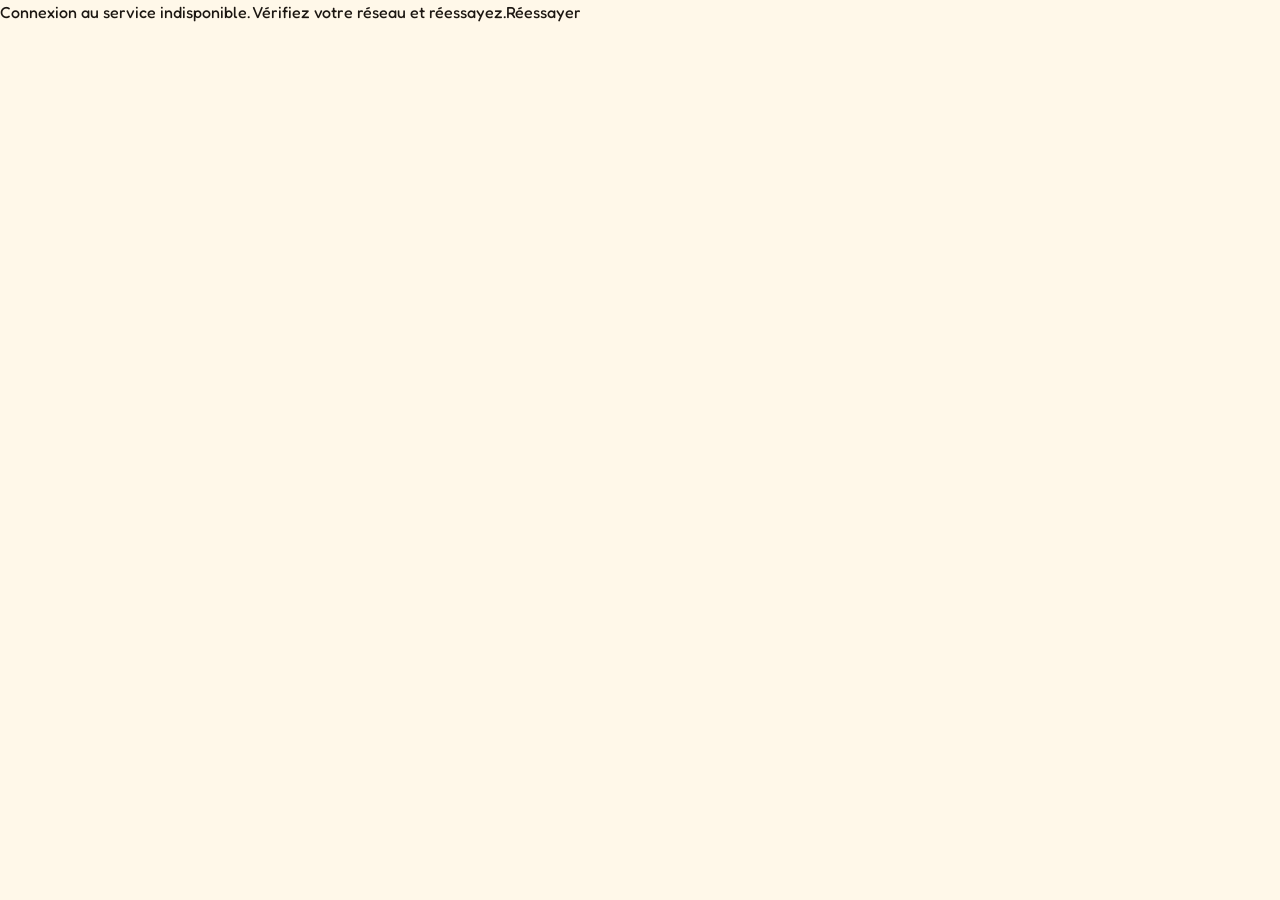
<file: index.html>
<!doctype html>
<html lang="fr" data-mobile="true">
  <head>
    <meta charset="UTF-8" />
    <meta name="viewport" content="width=device-width, initial-scale=1, viewport-fit=cover" />
    <meta name="theme-color" content="#f8f5ed" />
    <title>FIDELITIZ — Démo mobile connectée</title>
    <style>.campaigns-view > .wallet-block { display: none; }</style>
    <script type="module" crossorigin src="./assets/index.server-sg2xy7kh.js"></script>
    <link rel="stylesheet" crossorigin href="./assets/style-CL3QbnvM.css">
  </head>
  <body>
    <div id="root"></div>
    <script src="./jsQR.js"></script>
    <link rel="stylesheet" href="./mobile-overrides.css?v=20261015a" />
  </body>
</html>
</file>
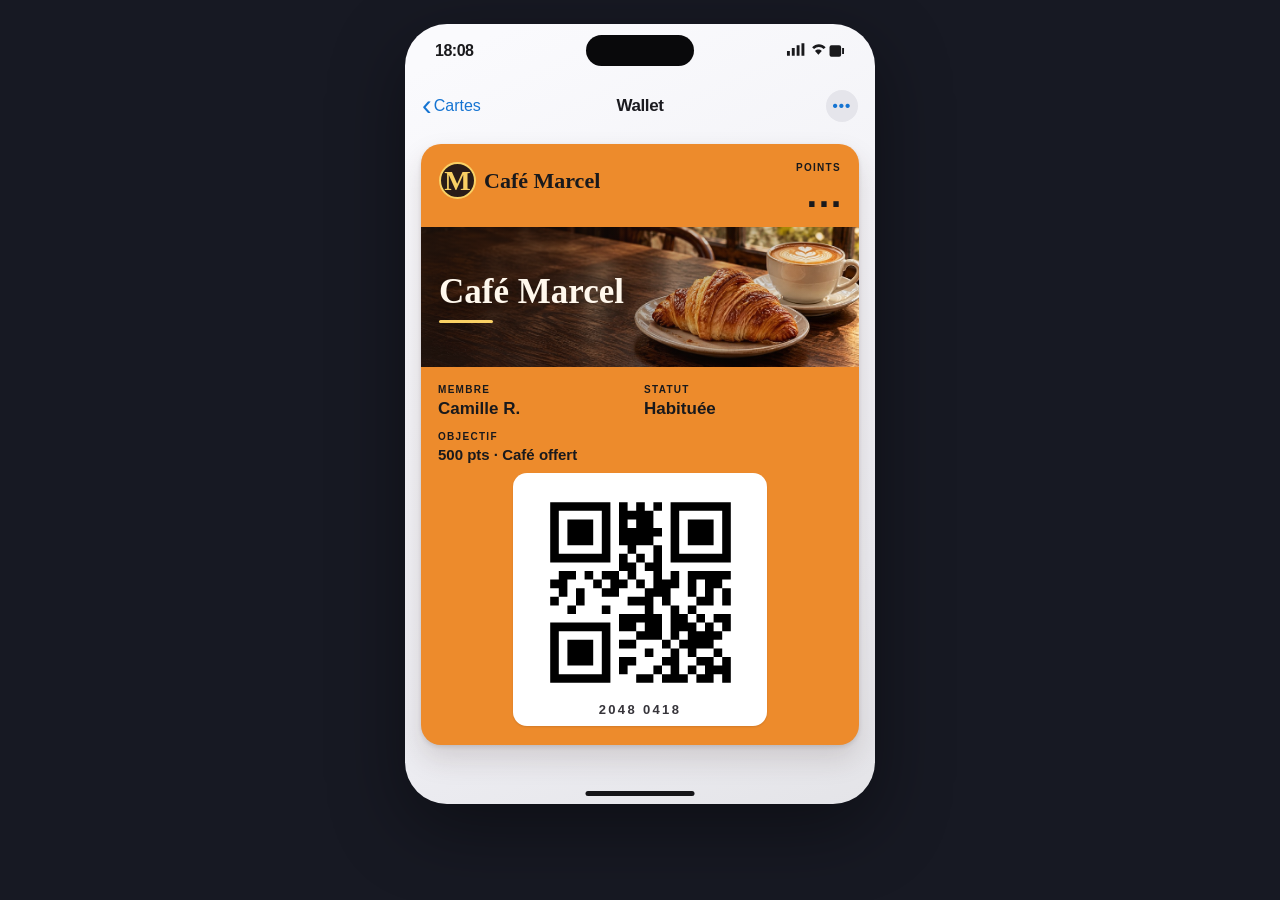
<file: carte.html>
<!doctype html>
<html lang="fr"><head><meta charset="utf-8"><meta name="viewport" content="width=device-width,initial-scale=1,viewport-fit=cover"><meta name="theme-color" content="#f6f6f8"><title>Carte de Camille · Café Marcel</title><link rel="stylesheet" href="./customer.css?v=20261014d"></head>
<body data-page="card"><main class="iphone wallet-screen"><div class="status"><strong id="clock">9:41</strong><span class="island" aria-hidden="true"></span><span class="status-icons" aria-hidden="true"><svg viewBox="0 0 61 18" width="61" height="18"><path fill="currentColor" d="M1 14h3V9H1zm5 0h3V6H6zm5 0h3V3h-3zm5 0h3V1h-3zM27 5c4-4 10-4 14 0l-2 2c-3-3-7-3-10 0zm3 4c2-2 5-2 7 0l-3.5 4zM47 3h8a2 2 0 0 1 2 2v8a2 2 0 0 1-2 2h-8a2 2 0 0 1-2-2V5a2 2 0 0 1 2-2zm11 3h2v6h-2z"/></svg></span></div>
<nav class="wallet-nav"><a class="wallet-back" href="./verrouillage.html" aria-label="Revenir à l’écran verrouillé">‹ <span>Cartes</span></a><strong>Wallet</strong><a class="wallet-more" href="./" aria-label="Ouvrir le tableau de bord">•••</a></nav>
<article class="pass"><div class="pass-head"><span class="brand"><i class="brand-logo">M</i><strong>Café Marcel</strong></span><span class="points"><small>POINTS</small><b id="points">…</b></span></div><div class="pass-photo"><strong>Café Marcel</strong><i></i></div><div class="pass-details"><div class="detail-row"><span><small>MEMBRE</small><strong>Camille R.</strong></span><span><small>STATUT</small><strong>Habituée</strong></span></div><p><small>OBJECTIF</small><strong id="reward">500 pts · Café offert</strong></p><div class="qr-panel"><img src="./Camille-QR.svg" alt="QR code de la carte Camille R., à présenter au scanner"><span>2048 0418</span></div></div></article><p class="sr-only" id="sync" role="status">Connexion à la carte…</p><div class="home-indicator"></div></main><script src="./customer.js?v=20261014d" defer></script></body></html>
</file>
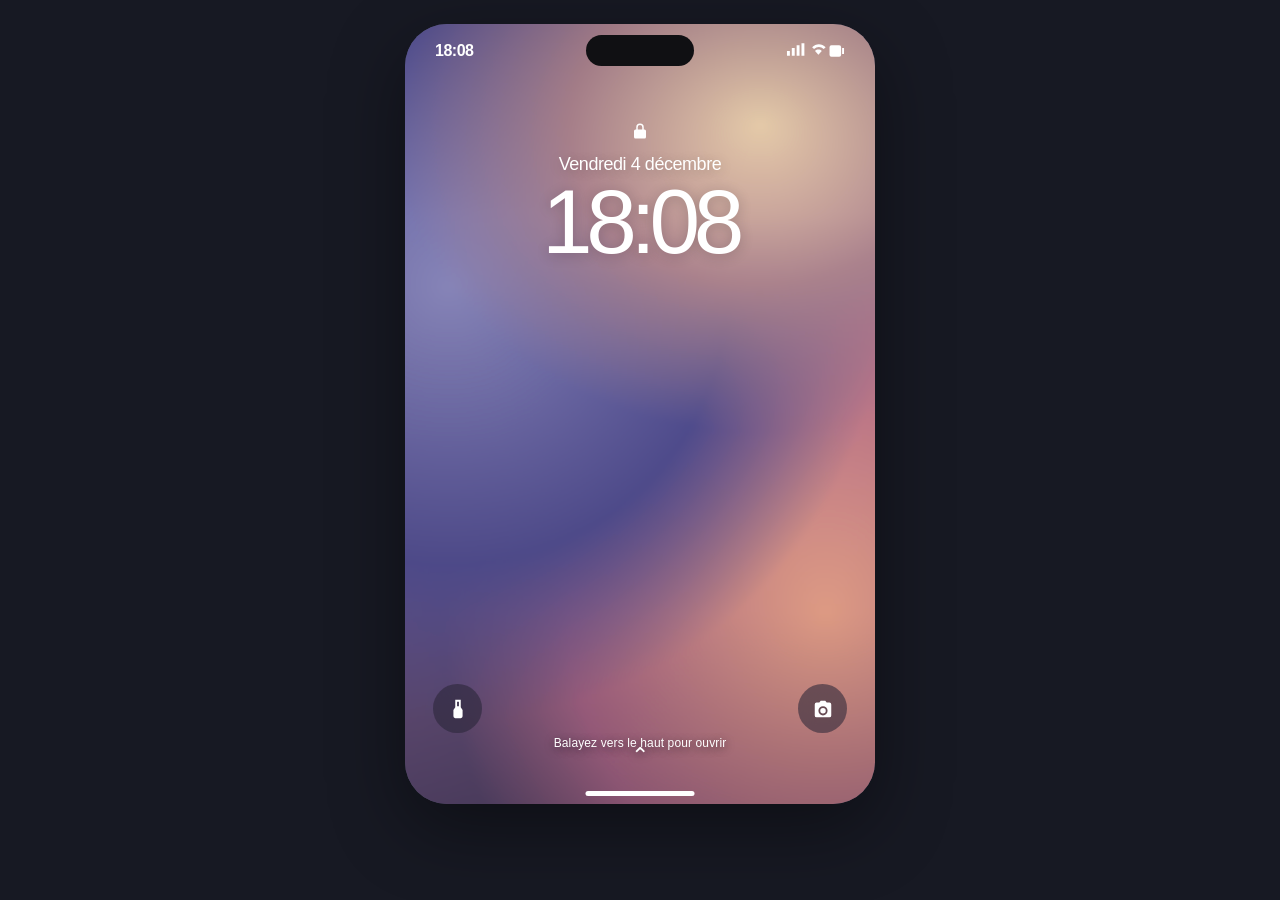
<file: verrouillage.html>
<!doctype html>
<html lang="fr"><head><meta charset="utf-8"><meta name="viewport" content="width=device-width,initial-scale=1,viewport-fit=cover"><meta name="theme-color" content="#433c62"><title>Écran verrouillé de Camille</title><link rel="stylesheet" href="./customer.css?v=20261014d"></head>
<body data-page="lock"><main class="iphone lock-screen">
  <div class="wallpaper" aria-hidden="true"></div>
  <div class="status lock-status"><strong class="status-time">9:41</strong><span class="island" aria-hidden="true"></span><span class="status-icons" aria-hidden="true"><svg viewBox="0 0 61 18" width="61" height="18"><path fill="currentColor" d="M1 14h3V9H1zm5 0h3V6H6zm5 0h3V3h-3zm5 0h3V1h-3zM27 5c4-4 10-4 14 0l-2 2c-3-3-7-3-10 0zm3 4c2-2 5-2 7 0l-3.5 4zM47 3h8a2 2 0 0 1 2 2v8a2 2 0 0 1-2 2h-8a2 2 0 0 1-2-2V5a2 2 0 0 1 2-2zm11 3h2v6h-2z"/></svg></span></div>
  <div class="lock-time"><svg class="lock-symbol" viewBox="0 0 24 24" aria-hidden="true"><path fill="currentColor" d="M7 10V7a5 5 0 0 1 10 0v3h1a2 2 0 0 1 2 2v8a2 2 0 0 1-2 2H6a2 2 0 0 1-2-2v-8a2 2 0 0 1 2-2h1zm2 0h6V7a3 3 0 0 0-6 0v3z"/></svg><span id="date">Mardi 13 octobre</span><strong id="clock">9:41</strong></div>
  <section class="lock-notifications" aria-label="Notifications reçues"><div id="notifications" aria-live="polite"></div></section>
  <div class="lock-bottom"><div class="lock-controls"><span class="lock-control" aria-hidden="true"><svg viewBox="0 0 24 24"><path fill="currentColor" d="M9 2h6v8l2 3v7a2 2 0 0 1-2 2H9a2 2 0 0 1-2-2v-7l2-3V2zm2 2v5h2V4z"/></svg></span><span class="lock-control" aria-hidden="true"><svg viewBox="0 0 24 24"><path fill="currentColor" d="M8 5 9.5 3h5L16 5h3a2 2 0 0 1 2 2v12a2 2 0 0 1-2 2H5a2 2 0 0 1-2-2V7a2 2 0 0 1 2-2h3zm4 4a5 5 0 1 0 0 10 5 5 0 0 0 0-10zm0 2a3 3 0 1 1 0 6 3 3 0 0 1 0-6z"/></svg></span></div><a class="unlock" href="./carte.html">Balayez vers le haut pour ouvrir <span aria-hidden="true">⌃</span></a></div>
  <p class="sr-only" id="sync" role="status">Connexion aux notifications…</p><div class="home-indicator"></div>
</main><script src="./customer.js?v=20261014d" defer></script></body></html>
</file>
<file: assets/style-CL3QbnvM.css>
@font-face{font-family:Fredoka Variable;font-style:normal;font-display:swap;font-weight:300 700;src:url(./fredoka-hebrew-wght-normal-DdnsCkLr.woff2)format("woff2-variations");unicode-range:U+307-308,U+590-5FF,U+200C-2010,U+20AA,U+25CC,U+FB1D-FB4F}@font-face{font-family:Fredoka Variable;font-style:normal;font-display:swap;font-weight:300 700;src:url(./fredoka-latin-ext-wght-normal-CYrqKuxd.woff2)format("woff2-variations");unicode-range:U+100-2BA,U+2BD-2C5,U+2C7-2CC,U+2CE-2D7,U+2DD-2FF,U+304,U+308,U+329,U+1D00-1DBF,U+1E00-1E9F,U+1EF2-1EFF,U+2020,U+20A0-20AB,U+20AD-20C0,U+2113,U+2C60-2C7F,U+A720-A7FF}@font-face{font-family:Fredoka Variable;font-style:normal;font-display:swap;font-weight:300 700;src:url(./fredoka-latin-wght-normal-DM6njrJ3.woff2)format("woff2-variations");unicode-range:U+??,U+131,U+152-153,U+2BB-2BC,U+2C6,U+2DA,U+2DC,U+304,U+308,U+329,U+2000-206F,U+20AC,U+2122,U+2191,U+2193,U+2212,U+2215,U+FEFF,U+FFFD}@layer properties{@supports (((-webkit-hyphens:none)) and (not (margin-trim:inline))) or ((-moz-orient:inline) and (not (color:rgb(from red r g b)))){*,:before,:after,::backdrop{--tw-rotate-x:initial;--tw-rotate-y:initial;--tw-rotate-z:initial;--tw-skew-x:initial;--tw-skew-y:initial;--tw-border-style:solid;--tw-blur:initial;--tw-brightness:initial;--tw-contrast:initial;--tw-grayscale:initial;--tw-hue-rotate:initial;--tw-invert:initial;--tw-opacity:initial;--tw-saturate:initial;--tw-sepia:initial;--tw-drop-shadow:initial;--tw-drop-shadow-color:initial;--tw-drop-shadow-alpha:100%;--tw-drop-shadow-size:initial;--tw-ease:initial}}}@layer theme{:root,:host{--font-sans:ui-sans-serif, system-ui, sans-serif, "Apple Color Emoji", "Segoe UI Emoji", "Segoe UI Symbol", "Noto Color Emoji";--font-mono:ui-monospace, SFMono-Regular, Menlo, Monaco, Consolas, "Liberation Mono", "Courier New", monospace;--spacing:.25rem;--ease-in-out:cubic-bezier(.4, 0, .2, 1);--default-font-family:var(--font-sans);--default-mono-font-family:var(--font-mono)}}@layer base{*,:after,:before,::backdrop{box-sizing:border-box;border:0 solid;margin:0;padding:0}::file-selector-button{box-sizing:border-box;border:0 solid;margin:0;padding:0}html,:host{-webkit-text-size-adjust:100%;tab-size:4;line-height:1.5;font-family:var(--default-font-family,ui-sans-serif, system-ui, sans-serif, "Apple Color Emoji", "Segoe UI Emoji", "Segoe UI Symbol", "Noto Color Emoji");font-feature-settings:var(--default-font-feature-settings,normal);font-variation-settings:var(--default-font-variation-settings,normal);-webkit-tap-highlight-color:transparent}hr{height:0;color:inherit;border-top-width:1px}abbr:where([title]){-webkit-text-decoration:underline dotted;text-decoration:underline dotted}h1,h2,h3,h4,h5,h6{font-size:inherit;font-weight:inherit}a{color:inherit;-webkit-text-decoration:inherit;-webkit-text-decoration:inherit;-webkit-text-decoration:inherit;-webkit-text-decoration:inherit;text-decoration:inherit}b,strong{font-weight:bolder}code,kbd,samp,pre{font-family:var(--default-mono-font-family,ui-monospace, SFMono-Regular, Menlo, Monaco, Consolas, "Liberation Mono", "Courier New", monospace);font-feature-settings:var(--default-mono-font-feature-settings,normal);font-variation-settings:var(--default-mono-font-variation-settings,normal);font-size:1em}small{font-size:80%}sub,sup{vertical-align:baseline;font-size:75%;line-height:0;position:relative}sub{bottom:-.25em}sup{top:-.5em}table{text-indent:0;border-color:inherit;border-collapse:collapse}:-moz-focusring{outline:auto}progress{vertical-align:baseline}summary{display:list-item}ol,ul,menu{list-style:none}img,svg,video,canvas,audio,iframe,embed,object{vertical-align:middle;display:block}img,video{max-width:100%;height:auto}button,input,select,optgroup,textarea{font:inherit;font-feature-settings:inherit;font-variation-settings:inherit;letter-spacing:inherit;color:inherit;opacity:1;background-color:#0000;border-radius:0}::file-selector-button{font:inherit;font-feature-settings:inherit;font-variation-settings:inherit;letter-spacing:inherit;color:inherit;opacity:1;background-color:#0000;border-radius:0}:where(select:is([multiple],[size])) optgroup{font-weight:bolder}:where(select:is([multiple],[size])) optgroup option{padding-inline-start:20px}::file-selector-button{margin-inline-end:4px}::placeholder{opacity:1}@supports (not ((-webkit-appearance:-apple-pay-button))) or (contain-intrinsic-size:1px){::placeholder{color:currentColor}@supports (color:color-mix(in lab, red, red)){::placeholder{color:color-mix(in oklab, currentcolor 50%, transparent)}}}textarea{resize:vertical}::-webkit-search-decoration{-webkit-appearance:none}::-webkit-date-and-time-value{min-height:1lh;text-align:inherit}::-webkit-datetime-edit{display:inline-flex}::-webkit-datetime-edit-fields-wrapper{padding:0}::-webkit-datetime-edit{padding-block:0}::-webkit-datetime-edit-year-field{padding-block:0}::-webkit-datetime-edit-month-field{padding-block:0}::-webkit-datetime-edit-day-field{padding-block:0}::-webkit-datetime-edit-hour-field{padding-block:0}::-webkit-datetime-edit-minute-field{padding-block:0}::-webkit-datetime-edit-second-field{padding-block:0}::-webkit-datetime-edit-millisecond-field{padding-block:0}::-webkit-datetime-edit-meridiem-field{padding-block:0}::-webkit-calendar-picker-indicator{line-height:1}:-moz-ui-invalid{box-shadow:none}button,input:where([type=button],[type=reset],[type=submit]){appearance:button}::file-selector-button{appearance:button}::-webkit-inner-spin-button{height:auto}::-webkit-outer-spin-button{height:auto}[hidden]:where(:not([hidden=until-found])){display:none!important}}@layer components;@layer utilities{.visible{visibility:visible}.sr-only{clip-path:inset(50%);white-space:nowrap;border-width:0;width:1px;height:1px;margin:-1px;padding:0;position:absolute;overflow:hidden}.static{position:static}.start{inset-inline-start:var(--spacing)}.end{inset-inline-end:var(--spacing)}.container{width:100%}@media (width>=40rem){.container{max-width:40rem}}@media (width>=48rem){.container{max-width:48rem}}@media (width>=64rem){.container{max-width:64rem}}@media (width>=80rem){.container{max-width:80rem}}@media (width>=96rem){.container{max-width:96rem}}.block{display:block}.contents{display:contents}.flex{display:flex}.grid{display:grid}.hidden{display:none}.inline{display:inline}.table{display:table}.transform{transform:var(--tw-rotate-x,) var(--tw-rotate-y,) var(--tw-rotate-z,) var(--tw-skew-x,) var(--tw-skew-y,)}.resize{resize:both}.flex-wrap{flex-wrap:wrap}.truncate{text-overflow:ellipsis;white-space:nowrap;overflow:hidden}.border{border-style:var(--tw-border-style);border-width:1px}.blur{--tw-blur:blur(8px);filter:var(--tw-blur,) var(--tw-brightness,) var(--tw-contrast,) var(--tw-grayscale,) var(--tw-hue-rotate,) var(--tw-invert,) var(--tw-saturate,) var(--tw-sepia,) var(--tw-drop-shadow,)}.invert{--tw-invert:invert(100%);filter:var(--tw-blur,) var(--tw-brightness,) var(--tw-contrast,) var(--tw-grayscale,) var(--tw-hue-rotate,) var(--tw-invert,) var(--tw-saturate,) var(--tw-sepia,) var(--tw-drop-shadow,)}.filter{filter:var(--tw-blur,) var(--tw-brightness,) var(--tw-contrast,) var(--tw-grayscale,) var(--tw-hue-rotate,) var(--tw-invert,) var(--tw-saturate,) var(--tw-sepia,) var(--tw-drop-shadow,)}.ease-in-out{--tw-ease:var(--ease-in-out);transition-timing-function:var(--ease-in-out)}}:root{--yellow:#f8c83e;--yellow-soft:#ffe79b;--orange:#ef8734;--coral:#ef5948;--brown:#5b2f22;--brown-deep:#321c16;--ink:#1c1712;--cream:#fff8e9;--paper:#fffcf5;--muted:#6e6257}*{box-sizing:border-box}html{scroll-behavior:smooth}body{background:var(--cream);color:var(--ink);margin:0;font-family:Fredoka Variable,Arial Rounded MT Bold,sans-serif;font-weight:450}:is(html:has(body>main#top),body:has(>main#top)){scrollbar-width:none;-ms-overflow-style:none}html:has(body>main#top)::-webkit-scrollbar{width:0;height:0;display:none}body:has(>main#top)::-webkit-scrollbar{width:0;height:0;display:none}button,input{font:inherit}button,a{-webkit-tap-highlight-color:transparent}button{color:inherit}a{color:inherit;text-decoration:none}img{display:block}h1,h2,h3,p{margin-top:0}.eyebrow{letter-spacing:.14em;text-transform:uppercase;margin:0 0 20px;font-size:12px;font-weight:650}.wordmark{letter-spacing:-.055em;font-size:27px;font-weight:650}.wordmark span,.dashboard-brand span,.wallet-card-brand span,.hero h1 span{color:var(--coral)}.brand-logo{align-items:center;gap:0;width:fit-content;display:inline-flex}.brand-glyph{flex:0 0 24px;width:24px;height:27px;margin-right:-1px;display:block;position:relative}.brand-glyph i{border-radius:999px;display:block;position:absolute}.glyph-spine{background:var(--brown);width:6px;top:2px;bottom:2px;left:2px;transform:rotate(-3deg)}.glyph-top{background:var(--coral);width:18px;height:6px;top:2px;left:5px;transform:rotate(2deg)}.glyph-middle{background:var(--orange);width:14px;height:6px;top:11px;left:5px;transform:rotate(-2deg)}.brand-name{letter-spacing:-.055em;margin-top:1px;font-size:25px;font-weight:650;line-height:1}.brand-dot{color:var(--coral);margin-left:-.04em}.button{border:1.5px solid var(--ink);cursor:pointer;border-radius:12px;justify-content:center;align-items:center;min-height:54px;padding:0 25px;font-size:15px;font-weight:650;transition:transform .22s cubic-bezier(.2,.8,.2,1),box-shadow .22s cubic-bezier(.2,.8,.2,1);display:inline-flex}.button:hover,.button:focus-visible{box-shadow:6px 6px 0 var(--coral);transform:translate(-3px,-3px)rotate(-.3deg)}.button-dark{background:var(--ink);color:var(--cream)}.button-light{border-color:var(--cream);background:var(--cream);color:var(--ink)}.account-menu{z-index:20;align-items:center;display:inline-flex;position:relative}.account-trigger{cursor:pointer;background:#fff8e98c;border:1px solid #1c17123d;border-radius:25px;align-items:center;gap:9px;min-height:46px;padding:4px 12px 4px 5px;font-size:13px;font-weight:600;transition:background .18s,transform .18s;display:flex;position:relative}.account-trigger:hover,.account-trigger:focus-visible{background:var(--paper);outline:none;transform:rotate(-1deg)}.account-menu-compact .account-trigger{width:46px;padding:4px}.face-avatar{border:1px solid var(--ink);background:var(--orange);border-radius:50% 48% 52% 46%;flex:0 0 36px;width:36px;height:36px;display:block;position:relative;overflow:hidden}.face-eyes:before,.face-eyes:after{content:"";border-top:0 solid var(--ink);background:var(--ink);border-radius:50%;width:3px;height:3px;transition:top .2s,width .2s,height .2s,border-width .18s,border-radius .2s,background .16s,transform .22s cubic-bezier(.2,.8,.2,1);position:absolute;top:13px}.face-eyes:before{left:11px}.face-eyes:after{right:10px}.account-menu:hover .face-eyes:before,.account-menu:focus-within .face-eyes:before{background:0 0;border-top-width:2px;border-radius:55% 55% 0 0;width:7px;height:5px;top:12px;left:8px;transform:rotate(8deg)}.account-menu:hover .face-eyes:after,.account-menu:focus-within .face-eyes:after{background:0 0;border-top-width:2px;border-radius:55% 55% 0 0;width:7px;height:5px;top:12px;right:8px;transform:rotate(-8deg)}.face-smile{border:0;border-bottom:2px solid var(--ink);background:0 0;border-radius:0 0 11px 11px;width:12px;height:7px;transition:top .22s cubic-bezier(.2,.8,.2,1),left .22s cubic-bezier(.2,.8,.2,1),width .22s cubic-bezier(.2,.8,.2,1),height .22s cubic-bezier(.2,.8,.2,1),border-radius .22s,background .18s;position:absolute;top:18px;left:12px}.face-smile:before,.face-smile:after{content:"";background:var(--coral);opacity:0;border-radius:50%;width:4px;height:2px;transition:opacity .18s,transform .22s;position:absolute;top:1px}.face-smile:before{left:-7px}.face-smile:after{right:-7px}.account-menu:hover .face-smile,.account-menu:focus-within .face-smile{border:1.5px solid var(--ink);background:linear-gradient(to bottom,var(--ink) 0 62%,var(--coral) 63% 100%);border-radius:4px 4px 10px 10px;width:14px;height:9px;top:18px;left:11px}.account-menu:hover .face-smile:before,.account-menu:hover .face-smile:after,.account-menu:focus-within .face-smile:before,.account-menu:focus-within .face-smile:after{opacity:.8;transform:translateY(2px)scale(1.1)}.account-popover{background:var(--paper);opacity:0;visibility:hidden;pointer-events:none;transform-origin:32px 0;border:1px solid #1c171233;border-radius:22px;width:268px;padding:12px;transition:opacity .18s,transform .26s cubic-bezier(.16,1,.3,1),visibility .18s;position:absolute;top:calc(100% + 10px);left:0;transform:translateY(-8px)rotate(-1.2deg)scale(.98);box-shadow:0 18px 45px #321c162b}.account-popover:before{content:"";height:12px;position:absolute;bottom:100%;left:0;right:0}.account-menu:hover .account-popover,.account-menu:focus-within .account-popover{opacity:1;visibility:visible;pointer-events:auto;transform:translateY(0)rotate(0)scale(1)}.popover-heading{flex-direction:column;gap:4px;padding:7px 8px 13px;display:flex}.popover-heading span{font-size:16px;font-weight:650}.popover-heading small{color:var(--muted);font-size:12px;line-height:1.45}.popover-action{width:100%;min-height:46px;font-size:14px}.popover-link{border-bottom:1px solid #1c17122e;justify-content:space-between;margin:9px 4px 0;padding:10px 7px 5px;font-size:13px;font-weight:550;display:flex}.popover-link span{transition:transform .18s}button.popover-link{width:calc(100% - 8px);color:inherit;font:inherit;text-align:left;cursor:pointer;background:0 0;border-width:0 0 1px;font-size:13px;font-weight:550}.popover-link:hover span,.popover-link:focus-visible span{transform:translate(4px)}.hero{background:var(--yellow)}.nav{z-index:10;border-bottom:1px solid #1c171242;justify-content:space-between;align-items:center;width:min(1360px,100% - 64px);margin:0 auto;padding:22px 0;display:flex;position:relative}.nav>.brand-logo{transform-origin:0;transform:scale(1.22)}.nav-end,.nav-links{align-items:center;display:flex}.nav-end{gap:17px}.solutions-menu{z-index:30;position:relative}.solutions-trigger{font:inherit;cursor:pointer;background:0 0;border:0;align-items:center;gap:7px;padding:12px 0;display:flex}.solutions-chevron{fill:none;stroke:currentColor;stroke-width:1.8px;stroke-linecap:round;stroke-linejoin:round;flex:none;width:12px;height:8px;transition:transform .2s}.solutions-trigger[aria-expanded=true] .solutions-chevron{transform:rotate(180deg)}.solutions-dropdown{background:var(--paper);border:1px solid #5b2f222e;border-radius:20px;width:310px;padding:9px;animation:.18s ease-out solutions-reveal;position:absolute;top:100%;right:-30px;box-shadow:0 18px 40px #321c1626}.solutions-dropdown a{border-radius:13px;gap:5px;padding:17px 15px;transition:background .18s;display:grid}.solutions-dropdown a:hover,.solutions-dropdown a:focus-visible{background:var(--yellow-soft)}.solutions-dropdown strong{font-size:15px;font-weight:550}.solutions-dropdown a span{color:var(--muted);font-size:12px;font-weight:400}@keyframes solutions-reveal{0%{opacity:0;transform:translateY(-5px)}to{opacity:1;transform:translateY(0)}}@media (width<=760px){.nav-links{gap:12px!important}.nav-links:has(.solutions-menu)>.nav-cta{display:none}.solutions-trigger{font-size:13px}.solutions-dropdown{width:min(310px,100vw - 36px);right:-55px}}@media (prefers-reduced-motion:reduce){.solutions-dropdown{animation:none}.solutions-chevron{transition:none}}.nav-links{gap:30px;font-size:14px;font-weight:600}.nav-links>a:not(.nav-cta){position:relative}.nav-links>a:not(.nav-cta):after{content:"";background:var(--ink);transform-origin:100%;height:1.5px;transition:transform .22s;position:absolute;bottom:-5px;left:0;right:0;transform:scaleX(0)}.nav-links>a:hover:after{transform-origin:0;transform:scaleX(1)}.nav-cta{border:1.5px solid var(--ink);border-radius:12px;padding:11px 17px;transition:background .18s,color .18s}.nav-cta:hover,.nav-cta:focus-visible{background:var(--ink);color:var(--cream)}.nav-end .account-popover{left:auto;right:0}.hero-stage{grid-template-columns:minmax(0,.9fr) minmax(440px,1.1fr);align-items:end;width:min(1360px,100% - 64px);min-height:740px;margin:0 auto;padding-top:72px;display:grid}.hero-copy{align-self:center;padding:20px 0 105px}.hero h1{letter-spacing:-.068em;max-width:720px;margin-bottom:30px;font-size:clamp(66px,7.2vw,112px);font-weight:570;line-height:.88}.hero-intro{max-width:530px;margin-bottom:33px;font-size:20px;line-height:1.48}.hero-actions{align-items:center;gap:26px;display:flex}.text-link{border-bottom:1.5px solid var(--ink);padding:8px 0 5px;font-size:14px;font-weight:600}.hero-visual{align-self:end;min-width:0}.hero-visual img{object-fit:contain;object-position:center bottom;width:100%;max-width:100%;height:auto}.opening,.counter-story,.moments,.merchant-letter,.member-invite,.faq,.contact{padding-left:max(32px,50vw - 680px);padding-right:max(32px,50vw - 680px)}.opening{background:var(--cream);grid-template-columns:1fr 3fr;gap:40px;padding-top:120px;padding-bottom:130px;display:grid}.side-note{text-transform:uppercase;letter-spacing:.11em;padding-top:13px;font-size:12px;font-weight:650}.opening h2,.counter-story h2,.moments>header h2,.member-invite h2,.faq h2,.contact h2{letter-spacing:-.058em;margin:0;font-size:clamp(46px,6vw,88px);font-weight:530;line-height:.98}.opening>div>p{max-width:760px;color:var(--muted);margin:35px 0 0;font-size:22px;line-height:1.55}.counter-story{background:var(--paper);grid-template-columns:1.1fr .9fr;align-items:center;gap:clamp(60px,9vw,150px);padding-top:120px;padding-bottom:130px;display:grid}.story-copy>p:not(.eyebrow){max-width:660px;color:var(--muted);font-size:19px;line-height:1.65}.story-copy h2{margin-bottom:36px}.story-aside{border-left:4px solid var(--orange);margin-top:28px;padding-left:22px;font-weight:560;color:var(--ink)!important}.receipt-scene{max-width:430px;box-shadow:13px 15px 0 var(--yellow), 0 24px 55px #321c1624;background:#fffdf8;padding:52px 42px 40px;position:relative;transform:rotate(1.6deg)}.receipt-scene:after{content:"";background:linear-gradient(135deg,#0000 9px,#fffdf8 0) 0 0/18px 18px repeat-x;height:18px;position:absolute;bottom:-12px;left:0;right:0}.receipt-pin{background:var(--coral);border:7px solid #d84235;border-radius:50%;width:32px;height:32px;position:absolute;top:-16px;left:50%;box-shadow:0 5px 10px #321c1640}.receipt-place{text-align:center;margin-bottom:4px;font-size:22px;font-weight:650}.receipt-date{color:var(--muted);text-align:center;margin-bottom:35px;font-size:12px}.receipt-line{border-top:1px dashed #a99c8c;border-bottom:1px dashed #a99c8c;justify-content:space-between;padding:15px 0;font-size:15px;display:flex}.receipt-dots,.stamp-line{gap:8px;margin:30px 0 22px;display:flex}.receipt-dots i,.stamp-line i{border:2px solid var(--ink);background:var(--coral);border-radius:50% 47% 53% 48%;width:38px;height:38px}.receipt-dots i.empty,.stamp-line i.empty{opacity:.45;background:0 0;border-style:dashed}.receipt-scene strong{font-size:19px;line-height:1.3;display:block}.receipt-thanks{color:var(--muted);text-align:right;margin-top:35px;font-size:13px;display:block}.wallet-film{background:#090705;width:100%;height:400svh;position:relative;overflow:clip}.wallet-film-frame{background:#090705;width:100%;height:100svh;position:sticky;top:0;overflow:hidden}.wallet-film canvas{background:#090705;width:100%;height:100%;display:block}.moments{background:var(--orange);padding-top:125px;padding-bottom:110px}.moments>header{grid-template-columns:1fr 3fr;gap:40px;margin-bottom:90px;display:grid}.moment-row{border-top:1px solid #1c17128c;grid-template-columns:1fr 2fr 1.2fr;align-items:start;gap:38px;padding:35px 0 40px;display:grid}.moment-row>span{text-transform:uppercase;letter-spacing:.09em;font-size:13px;font-weight:650}.moment-row h3{letter-spacing:-.045em;margin:0;font-size:clamp(30px,3.2vw,48px);font-weight:520;line-height:1.06}.moment-row p{margin:5px 0 0;font-size:16px;line-height:1.55}.merchant-letter{background:var(--yellow-soft);padding-top:130px;padding-bottom:130px;position:relative}.letter-mark{color:var(--coral);opacity:.8;font-size:140px;font-weight:700;line-height:1;position:absolute;top:42px;left:max(32px,50vw - 680px)}.merchant-letter blockquote{letter-spacing:-.045em;text-align:center;max-width:1080px;margin:0 auto 35px;font-size:clamp(38px,5.2vw,74px);font-weight:510;line-height:1.08}.merchant-letter>p{text-align:center;margin:0;font-size:14px;font-weight:600}.member-invite{background:var(--paper);grid-template-columns:1fr auto;align-items:end;gap:60px;padding-top:115px;padding-bottom:120px;display:grid}.member-invite>div>p:last-child{max-width:680px;color:var(--muted);margin:30px 0 0;font-size:19px;line-height:1.6}.faq{background:var(--cream);grid-template-columns:.85fr 1.15fr;gap:clamp(60px,9vw,150px);padding-top:120px;padding-bottom:125px;display:grid}.faq h2{max-width:520px}.faq-list{border-top:1px solid var(--ink)}.faq details{border-bottom:1px solid var(--ink)}.faq summary{cursor:pointer;justify-content:space-between;align-items:center;gap:30px;padding:25px 0;font-size:20px;font-weight:560;list-style:none;display:flex}.faq summary::-webkit-details-marker{display:none}.faq summary span{font-size:27px;font-weight:400;transition:transform .22s}.faq details[open] summary span{transform:rotate(45deg)}.faq details p{max-width:720px;color:var(--muted);margin:-5px 45px 27px 0;font-size:16px;line-height:1.6;animation:.26s both answer-in}.contact{background:var(--yellow);padding-top:120px;padding-bottom:125px}.contact h2{max-width:1100px;margin-bottom:50px}.contact-actions{align-items:center;gap:26px;display:flex}.contact-actions p{margin:0;font-size:14px}.site-footer{background:var(--brown);color:var(--cream);grid-template-columns:.9fr 1.6fr;column-gap:clamp(60px,9vw,150px);padding:85px max(32px,50vw - 680px) 30px;display:grid}.footer-logo{color:var(--cream);transform-origin:0;margin:10px 0 38px;transform:scale(1.55)}.footer-logo .brand-glyph .glyph-spine{background:var(--yellow)}.footer-lead>p{color:#ead7c1;max-width:400px;margin-bottom:30px;font-size:18px;line-height:1.5}.footer-mail{border-bottom:1px solid #ead7c1;padding-bottom:4px;font-size:14px;display:inline-block}.footer-links{grid-template-columns:repeat(3,1fr);gap:40px;padding-top:12px;display:grid}.footer-links h2{color:var(--yellow);letter-spacing:.13em;text-transform:uppercase;margin-bottom:23px;font-size:12px;font-weight:650}.footer-links a{color:#f7ead9;width:fit-content;margin-bottom:14px;font-size:14px;transition:color .16s,transform .16s;display:block}.footer-links a:hover,.footer-links a:focus-visible{color:var(--yellow);transform:translate(3px)}.footer-bottom{color:#d5bdab;border-top:1px solid #fff8e940;grid-column:1/-1;grid-template-columns:1fr 1fr auto;gap:30px;margin-top:75px;padding-top:25px;font-size:12px;display:grid}.footer-bottom p{margin:0}.footer-resources{border-top:1px solid #fff8e933;grid-column:1/-1;grid-template-columns:repeat(3,1fr);gap:36px;margin-top:40px;padding-top:40px;display:grid}.footer-resources h2{color:var(--yellow);margin-bottom:20px;font-size:17px;font-weight:500}.footer-resources a{color:#f7ead9;width:fit-content;margin:12px 0;font-size:14px;line-height:1.5;display:block}.footer-resources a:hover{color:var(--yellow);text-underline-offset:4px;text-decoration:underline}.related-reading{background:var(--paper);grid-template-columns:1fr 1fr;gap:70px;padding:75px max(32px,50vw - 680px);display:grid}.related-reading h2{letter-spacing:-.035em;font-size:clamp(32px,3.5vw,48px);font-weight:500;line-height:1.1}.related-reading>div:first-child>a{text-underline-offset:5px;text-decoration:underline}.related-reading>div:last-child a{border-bottom:1px solid #5b2f2240;justify-content:space-between;gap:18px;padding:22px 0;font-size:19px;display:flex}.related-reading a:hover{color:var(--brown)}@media (width<=760px){.related-reading{grid-template-columns:1fr;gap:22px;padding:55px 24px}.footer-resources{grid-template-columns:repeat(2,1fr);gap:24px}}@media (width<=450px){.footer-resources{grid-template-columns:1fr}}.legal-page{background:var(--paper)}.legal-nav{border-bottom:1px solid #1c171233;justify-content:space-between;align-items:center;width:min(1200px,100% - 64px);margin:0 auto;padding:28px 0;font-size:14px;display:flex}.legal-header{width:min(1200px,100% - 64px);margin:0 auto;padding:100px 0 85px}.legal-header h1{letter-spacing:-.065em;max-width:900px;margin-bottom:25px;font-size:clamp(62px,8vw,118px);font-weight:540;line-height:.9}.legal-header>p:last-child{color:var(--muted);font-size:14px}.legal-content{width:min(900px,100% - 64px);margin:0 auto;padding-bottom:120px}.legal-content section{border-top:1px solid #1c171240;grid-template-columns:240px 1fr;column-gap:55px;padding:34px 0;display:grid}.legal-content h2{margin:0;font-size:20px;font-weight:600}.legal-content section p{color:var(--muted);grid-column:2;font-size:16px;line-height:1.65}.legal-content aside{background:var(--yellow-soft);border-radius:16px;margin-top:40px;padding:25px 28px}.legal-content aside p{margin:8px 0 0;line-height:1.5}.dashboard-shell{background:#f7eedf;grid-template-columns:270px minmax(0,1fr);min-height:100vh;display:grid}.dashboard-rail{background:var(--brown);height:100vh;color:var(--cream);flex-direction:column;padding:34px 24px 25px;display:flex;position:sticky;top:0}.dashboard-brand{letter-spacing:-.055em;margin-bottom:55px;font-size:27px;font-weight:650}.rail-kicker{color:#d9bfac;text-transform:uppercase;letter-spacing:.12em;margin-bottom:14px;font-size:11px}.dashboard-rail nav{flex-direction:column;gap:4px;display:flex}.dashboard-rail nav button{color:#e8d6c7;text-align:left;cursor:pointer;background:0 0;border:0;border-radius:10px 14px 9px 13px;padding:12px 14px;transition:background .18s,color .18s,transform .18s}.dashboard-rail nav button:hover{color:#fff;transform:translate(3px)}.dashboard-rail nav button.active{background:var(--yellow);color:var(--ink);transform:rotate(-.5deg)}.rail-note{border:1px solid #fff8e940;border-radius:15px 17px 13px 18px;margin-top:auto;padding:18px}.rail-note span,.rail-note a{display:block}.rail-note span{color:#d9bfac;margin-bottom:9px;font-size:11px}.rail-note a{font-size:13px;line-height:1.4}.dashboard-main{min-width:0}.dashboard-topbar{border-bottom:1px solid #1c17122e;justify-content:space-between;align-items:center;min-height:96px;padding:19px 42px;display:flex}.mobile-dashboard-logo{display:none}.dashboard-view{padding:58px clamp(28px,5vw,78px) 90px;animation:.42s cubic-bezier(.16,1,.3,1) both view-enter}.view-heading{margin-bottom:50px}.view-heading h1{letter-spacing:-.06em;max-width:920px;margin-bottom:22px;font-size:clamp(54px,6.7vw,96px);font-weight:540;line-height:.94}.view-heading>p:last-child:not(.eyebrow){max-width:680px;color:var(--muted);font-size:17px;line-height:1.55}.overview-grid{grid-template-columns:1.1fr .9fr;gap:24px;display:grid}.member-card-preview{border:1.5px solid var(--ink);background:var(--yellow);min-height:440px;box-shadow:10px 11px 0 var(--brown);border-radius:28px 22px 32px 24px;flex-direction:column;grid-row:span 2;padding:30px;display:flex;transform:rotate(-.7deg)}.member-card-head,.member-card-foot{justify-content:space-between;gap:20px;font-size:12px;display:flex}.member-card-head span{letter-spacing:.08em;font-weight:650}.member-card-balance{align-items:end;gap:15px;margin:auto 0 0;display:flex}.member-card-balance strong{letter-spacing:-.08em;font-size:112px;font-weight:520;line-height:.75}.member-card-balance span{font-size:16px;line-height:1.1}.member-card-preview .stamp-line{margin:45px 0 auto}.member-card-preview .stamp-line i{width:clamp(31px,3.2vw,47px);height:clamp(31px,3.2vw,47px)}.member-card-foot{border-top:1px solid #1c171273;margin-top:25px;padding-top:18px}.next-reward{background:var(--paper);border-radius:4px;padding:32px;position:relative;transform:rotate(1deg);box-shadow:0 13px 30px #321c161f}.paper-clip{border:3px solid var(--coral);border-radius:10px;width:16px;height:42px;position:absolute;top:-10px;right:32px;transform:rotate(8deg)}.next-reward>p{color:var(--muted);text-transform:uppercase;letter-spacing:.1em;margin-bottom:24px;font-size:12px}.next-reward h2{letter-spacing:-.04em;font-size:clamp(29px,3vw,42px);font-weight:540;line-height:1.05}.next-reward button,.recent-strip button{border:0;border-bottom:1px solid var(--ink);cursor:pointer;background:0 0;padding:0 0 4px;font-size:13px;font-weight:600}.points-ledger{background:#ead8bc;border:1px solid #1c171240;border-radius:18px 15px 21px 16px;padding:27px 30px}.points-ledger header{justify-content:space-between;align-items:baseline;gap:20px;display:flex}.points-ledger strong{font-size:28px;font-weight:570}.ledger-rule{background:#1c171221;border-radius:8px;height:8px;margin:18px 0;overflow:hidden}.ledger-rule i{border-radius:inherit;background:var(--coral);height:100%;animation:.85s cubic-bezier(.16,1,.3,1) both ledger-grow;display:block}.points-ledger p{color:var(--muted);margin:0;font-size:13px;line-height:1.45}.recent-strip{margin-top:75px}.recent-strip>header{justify-content:space-between;align-items:end;gap:30px;margin-bottom:28px;display:flex}.recent-strip h2{letter-spacing:-.04em;margin:0;font-size:35px;font-weight:540}.transaction-row{border-top:1px solid #1c171238;grid-template-columns:150px 1.1fr 1fr auto;align-items:center;gap:20px;padding:18px 0;font-size:14px;display:grid}.transaction-date{color:var(--muted);font-size:12px}.transaction-row b{color:var(--brown)}.card-detail-layout{grid-template-columns:minmax(340px,.8fr) 1fr;align-items:center;gap:clamp(50px,8vw,120px);display:grid}.big-wallet-card{border:2px solid var(--ink);background:var(--orange);min-height:580px;box-shadow:13px 14px 0 var(--brown);border-radius:34px 28px 38px 30px;padding:34px;position:relative;overflow:hidden;transform:rotate(-1.2deg)}.wallet-card-brand{font-size:23px;font-weight:650}.big-wallet-card>p{margin-top:55px;font-size:15px}.big-wallet-card>strong{letter-spacing:-.07em;font-size:98px;font-weight:510;line-height:.9;display:block}.big-wallet-card>small{letter-spacing:.12em}.fake-qr{aspect-ratio:1;border:12px solid var(--paper);background:repeating-conic-gradient(var(--ink) 0 25%,transparent 0 50%) 0 0/18px 18px, var(--paper);border-radius:8px;width:120px;position:absolute;bottom:38px;right:35px}.wallet-card-number{letter-spacing:.1em;font-size:11px;position:absolute;bottom:42px;left:34px}.card-controls{max-width:570px}.card-controls h2{letter-spacing:-.05em;margin-bottom:25px;font-size:clamp(38px,4.7vw,62px);font-weight:530;line-height:1.02}.card-controls>p:not(.eyebrow){color:var(--muted);margin-bottom:32px;font-size:16px;line-height:1.6}.wallet-button{border:1.5px solid var(--ink);background:var(--ink);color:#fff;cursor:pointer;border-radius:13px;width:100%;max-width:360px;margin-top:12px;padding:15px 20px;font-weight:600;transition:transform .18s;display:block}.wallet-button.google{background:var(--paper);color:var(--ink)}.wallet-button:hover{transform:translate(4px)}.reward-stack{max-width:1000px}.reward-ticket{border:1.5px solid var(--ink);box-shadow:7px 8px 0 var(--brown);border-radius:18px 13px 22px 16px;grid-template-columns:1fr auto;align-items:end;gap:30px;margin-bottom:22px;padding:32px 35px;transition:transform .24s cubic-bezier(.2,.8,.2,1);display:grid}.reward-ticket:nth-child(2){margin-left:4vw;transform:rotate(.7deg)}.reward-ticket:nth-child(3){margin-right:3vw;transform:rotate(-.5deg)}.reward-ticket:hover{transform:translateY(-4px)rotate(0)}.reward-ticket.yellow{background:var(--yellow)}.reward-ticket.coral{background:var(--coral)}.reward-ticket.cream{background:var(--paper)}.reward-ticket span{text-transform:uppercase;letter-spacing:.11em;font-size:11px}.reward-ticket h2{letter-spacing:-.04em;margin:12px 0 4px;font-size:34px;font-weight:550}.reward-ticket p{margin:0}.reward-ticket button{border:1px solid var(--ink);background:var(--ink);color:#fff;cursor:pointer;border-radius:10px;min-width:150px;padding:13px 17px;font-size:13px;font-weight:600}.reward-ticket button:disabled{color:var(--ink);cursor:default;background:0 0}.history-summary{border-top:1px solid var(--ink);border-bottom:1px solid var(--ink);grid-template-columns:repeat(3,1fr);max-width:920px;margin-bottom:65px;display:grid}.history-summary div{border-right:1px solid #1c171238;padding:25px 18px 25px 0}.history-summary div+div{padding-left:25px}.history-summary div:last-child{border-right:0}.history-summary strong,.history-summary span{display:block}.history-summary strong{font-size:44px;font-weight:540}.history-summary span{color:var(--muted);font-size:12px}.history-book{max-width:980px}.history-book article{border-top:1px solid #1c171238;grid-template-columns:60px 1fr auto;align-items:center;gap:25px;padding:25px 0;display:grid}.history-book article>span{color:var(--orange);font-size:18px;font-weight:600}.history-book h2{margin:5px 0 2px;font-size:25px;font-weight:550}.history-book small,.history-book p{color:var(--muted)}.history-book p{margin:0;font-size:13px}.history-book article>strong{color:var(--brown)}.profile-view form{max-width:900px}.profile-fields{grid-template-columns:1fr 1fr;gap:22px 25px;display:grid}.profile-fields label{font-size:12px;font-weight:600}.profile-fields input{background:var(--paper);border:1px solid #1c171259;border-radius:11px 14px 10px 13px;outline:none;width:100%;margin-top:8px;padding:14px 15px}.profile-fields input:focus{border-color:var(--orange);box-shadow:3px 3px 0 var(--yellow)}.profile-view fieldset{border:0;border-top:1px solid var(--ink);margin:50px 0;padding:0}.profile-view legend{padding:28px 0 10px;font-size:25px;font-weight:560}.switch-row{border-bottom:1px solid #1c171233;justify-content:space-between;align-items:center;gap:30px;padding:20px 0;display:flex}.switch-row span,.switch-row strong,.switch-row small{display:block}.switch-row small{color:var(--muted);margin-top:4px;font-weight:400}.switch-row input{appearance:none;border:1.5px solid var(--ink);background:var(--paper);cursor:pointer;border-radius:20px;flex:none;width:48px;height:27px;transition:background .18s;position:relative}.switch-row input:after{content:"";background:var(--ink);border-radius:50%;width:16px;height:16px;transition:transform .22s cubic-bezier(.2,.8,.2,1);position:absolute;top:4px;left:4px}.switch-row input:checked{background:var(--yellow)}.switch-row input:checked:after{transform:translate(21px)}.profile-actions{align-items:center;gap:25px;display:flex}.delete-link{border:0;border-bottom:1px solid var(--coral);color:#a43a30;cursor:pointer;background:0 0;padding:5px 0;font-size:12px}.dashboard-logo{color:var(--cream);margin-bottom:56px}.dashboard-logo .brand-glyph .glyph-spine{background:var(--yellow)}.location-menu{z-index:30;position:relative}.business-switcher{background:var(--paper);min-width:245px;color:var(--ink);text-align:left;cursor:pointer;border:1px solid #1c17123d;border-radius:14px 17px 12px 16px;grid-template-columns:38px minmax(150px,1fr) auto;align-items:center;gap:10px;padding:9px 11px;font-family:inherit;transition:background .18s,box-shadow .18s,transform .18s;display:grid}.business-switcher:hover,.business-switcher:focus-visible{background:var(--yellow-soft);box-shadow:4px 4px 0 var(--brown);outline:none;transform:translate(-1px,-1px)rotate(-.3deg)}.business-switcher>span{background:var(--yellow);width:38px;height:38px;color:var(--ink);border-radius:50% 46% 54% 48%;place-items:center;font-size:12px;font-weight:700;display:grid}.business-switcher strong,.business-switcher small{display:block}.business-switcher strong{margin-bottom:2px;font-size:13px}.business-switcher small{color:var(--muted);font-size:10px}.business-switcher b{color:var(--brown);transition:transform .22s}.location-menu:hover .business-switcher b,.location-menu:focus-within .business-switcher b{transform:rotate(180deg)}.location-popover{background:var(--paper);opacity:0;visibility:hidden;pointer-events:none;transform-origin:45px 0;border:1px solid #1c171238;border-radius:18px 15px 21px 16px;width:330px;padding:12px;transition:opacity .18s,visibility .18s,transform .26s cubic-bezier(.16,1,.3,1);position:absolute;top:calc(100% + 11px);left:0;transform:translateY(-8px)rotate(-.7deg)scale(.98);box-shadow:0 20px 48px #321c162e}.location-menu:hover .location-popover,.location-menu:focus-within .location-popover{opacity:1;visibility:visible;pointer-events:auto;transform:translateY(0)rotate(0)scale(1)}.location-popover header{padding:8px 9px 12px}.location-popover header span,.location-popover header small{display:block}.location-popover header span{text-transform:uppercase;letter-spacing:.07em;margin-bottom:3px;font-size:11px;font-weight:650}.location-popover header small{color:var(--muted);font-size:9px}.location-popover>button{width:100%;color:var(--ink);text-align:left;cursor:pointer;background:0 0;border:0;border-top:1px solid #1c171221;justify-content:space-between;align-items:center;padding:11px 10px;font-family:inherit;font-size:11px;transition:background .15s,padding .15s;display:flex}.location-popover>button:hover,.location-popover>button:focus-visible{background:var(--yellow-soft);outline:none;padding-left:14px}.location-popover>button.selected{font-weight:650}.location-popover>button b{font-size:11px}.location-popover>button.create-location{border-top:1px solid var(--ink);color:#8b351f;border-radius:0 0 11px 13px;margin-top:7px;font-weight:650}.topbar-actions{justify-content:flex-end;align-items:center;gap:12px;margin-left:auto;display:flex}.topbar-actions .location-menu{flex:none;order:2}.topbar-actions .quick-create{flex:none;order:1}.quick-create{border:1px solid var(--ink);background:var(--yellow);cursor:pointer;border-radius:10px 13px 9px 12px;padding:10px 15px;font-size:12px;font-weight:650;transition:transform .18s,box-shadow .18s}.quick-create:hover{box-shadow:4px 4px 0 var(--brown);transform:translate(-2px,-2px)rotate(-.4deg)}.metric-ribbon{border-top:1px solid var(--ink);border-bottom:1px solid var(--ink);grid-template-columns:repeat(4,1fr);margin-bottom:62px;display:grid}.metric-ribbon article{border-right:1px solid #1c171233;padding:24px 24px 25px 0}.metric-ribbon article+article{padding-left:24px}.metric-ribbon article:last-child{border-right:0}.metric-ribbon span,.metric-ribbon strong,.metric-ribbon small{display:block}.metric-ribbon span{color:var(--muted);margin-bottom:15px;font-size:12px}.metric-ribbon strong{letter-spacing:-.05em;margin-bottom:7px;font-size:clamp(31px,3.4vw,48px);font-weight:540;line-height:1}.metric-ribbon small{color:#7a5032;font-size:11px;font-weight:550}.pro-overview-grid{grid-template-columns:1.3fr .7fr;gap:25px;display:grid}.return-graph{background:var(--paper);border:1px solid #1c17123d;border-radius:19px 15px 22px 17px;min-height:430px;padding:30px 32px 23px}.return-graph header{justify-content:space-between;align-items:start;gap:25px;display:flex}.return-graph h2,.live-activity h2{letter-spacing:-.04em;margin:0;font-size:32px;font-weight:550}.return-graph header>span{border:1px solid #1c171233;border-radius:12px;padding:7px 10px;font-size:10px}.bar-calendar{border-bottom:1px solid #1c171259;align-items:end;gap:clamp(7px,1.2vw,15px);height:240px;margin-top:38px;display:flex}.bar-calendar i{background:var(--orange);transform-origin:bottom;border-radius:8px 8px 0 0;flex:1;min-width:7px;animation:.72s cubic-bezier(.16,1,.3,1) both bar-rise;position:relative}.bar-calendar i:nth-child(3n){background:var(--yellow)}.bar-calendar i b{font-size:9px;font-style:normal;font-weight:500;position:absolute;top:-19px;left:50%;transform:translate(-50%)}.graph-caption{color:var(--muted);justify-content:space-between;margin-top:9px;font-size:10px;display:flex}.program-pulse{background:var(--yellow);box-shadow:9px 10px 0 var(--brown);padding:31px;position:relative;transform:rotate(.65deg)}.program-pulse h2{letter-spacing:-.05em;margin-bottom:35px;font-size:40px;font-weight:540;line-height:1}.program-pulse>div{border-top:1px solid #1c171259;padding:16px 0}.program-pulse>div span,.program-pulse>div strong{display:block}.program-pulse>div span{text-transform:uppercase;letter-spacing:.1em;margin-bottom:5px;font-size:10px}.program-pulse>div strong{font-size:14px}.program-pulse button,.live-activity header button{border:0;border-bottom:1px solid var(--ink);cursor:pointer;background:0 0;margin-top:22px;padding:0 0 4px;font-size:12px;font-weight:600}.live-activity{margin-top:72px}.live-activity>header{justify-content:space-between;align-items:end;gap:30px;margin-bottom:24px;display:flex}.live-activity article{border-top:1px solid #1c171233;grid-template-columns:60px 12px 1fr;align-items:center;gap:17px;padding:17px 0;display:grid}.live-activity time{color:var(--muted);font-size:11px}.live-activity article>i{background:var(--coral);border-radius:50%;width:9px;height:9px}.live-activity article div{justify-content:space-between;gap:25px;display:flex}.live-activity article strong{font-size:14px}.live-activity article span{color:var(--muted);font-size:12px}.program-layout{grid-template-columns:minmax(0,1fr) minmax(390px,.72fr);align-items:start;gap:clamp(45px,6vw,90px);display:grid}.program-form{gap:11px;display:grid}.program-accordion{background:#fff8e97a;border:1px solid #1c171238;border-radius:15px 19px 14px 17px;transition:border-color .18s,background .18s,box-shadow .18s;overflow:clip}.program-accordion[open]{background:var(--paper);border-color:#1c171261;box-shadow:4px 5px #6b422629}.program-accordion summary{cursor:pointer;-webkit-user-select:none;user-select:none;justify-content:space-between;align-items:center;gap:20px;min-height:86px;padding:17px 19px;list-style:none;display:flex}.program-accordion summary::-webkit-details-marker{display:none}.program-accordion summary:hover{background:#f8c83e1a}.program-accordion summary h2{margin:0 0 4px;font-size:18px;font-weight:570}.program-accordion summary p{color:var(--muted);margin:0;font-size:10px;line-height:1.4}.accordion-summary-end{color:var(--muted);flex:none;align-items:center;gap:13px;display:flex}.accordion-summary-end em{font-size:9px;font-style:normal;font-weight:550}.accordion-summary-end b{width:27px;height:27px;color:var(--ink);border:1px solid #1c171240;border-radius:50%;place-items:center;font-size:13px;font-weight:500;transition:transform .18s,background .18s;display:grid}.program-accordion[open] .accordion-summary-end b{background:var(--yellow);transform:rotate(180deg)}.accordion-body{border-top:1px solid #1c171226;padding:21px 19px 24px}.program-form>.button{width:100%;margin-top:4px}.progression-grid{grid-template-columns:1fr 1fr;gap:12px;display:grid}.progression-grid button{background:var(--paper);text-align:left;cursor:pointer;border:1px solid #1c171247;border-radius:14px 17px 13px 18px;min-height:94px;padding:17px;transition:transform .18s,background .18s,box-shadow .18s}.progression-grid button.selected{border-color:var(--ink);background:var(--yellow);box-shadow:4px 5px 0 var(--brown);transform:rotate(-.35deg)}.progression-grid strong,.progression-grid span{display:block}.progression-grid strong{margin-bottom:6px;font-size:16px}.progression-grid span{color:var(--muted);font-size:10px}.program-form label,.campaign-composer label,.settings-fields label{text-transform:uppercase;letter-spacing:.06em;font-size:11px;font-weight:600;display:block}.program-form input,.program-form select,.campaign-composer input,.campaign-composer select,.campaign-composer textarea,.settings-fields input,.member-toolbar input,.member-toolbar select{background:var(--paper);text-transform:none;letter-spacing:normal;border:1px solid #1c17124d;border-radius:10px 13px 9px 12px;outline:none;width:100%;margin-top:8px;padding:13px 14px}.program-form input:focus,.program-form select:focus,.campaign-composer input:focus,.campaign-composer select:focus,.campaign-composer textarea:focus,.settings-fields input:focus,.member-toolbar input:focus,.member-toolbar select:focus{border-color:var(--orange);box-shadow:3px 3px 0 var(--yellow)}.accordion-body>label{margin-bottom:18px}.inline-fields{grid-template-columns:1fr 1fr;gap:18px;display:grid}.inline-fields label{position:relative}.inline-fields label>span{color:var(--muted);text-transform:none;font-size:11px;font-weight:500;position:absolute;bottom:14px;right:14px}.inline-fields input{padding-right:85px}.level-fields{grid-template-columns:repeat(3,1fr);gap:12px;display:grid}.level-fields label{position:relative}.level-fields label>span{color:var(--muted);text-transform:none;font-size:10px;position:absolute;bottom:14px;right:12px}.level-fields input{padding-right:42px}.option-grid{grid-template-columns:1fr 1fr;gap:18px;margin-top:18px;display:grid}.card-palette{grid-template-columns:repeat(3,1fr);gap:12px;margin:21px 0;display:grid}.card-palette label>span{background:var(--paper);border:1px solid #1c17123d;border-radius:11px;align-items:center;gap:8px;margin-top:8px;padding:7px;display:flex}.card-palette input{border:0;width:38px;height:34px;margin:0;padding:2px}.card-palette b{text-transform:uppercase;font-size:9px}.asset-upload-grid{grid-template-columns:1fr 1fr;gap:12px;margin:0 0 20px;display:grid}.asset-upload-card{background:var(--paper);border:1px solid #1c171238;border-radius:13px 16px 12px 15px;flex-direction:column;gap:10px;min-width:0;padding:14px;display:flex}.asset-upload-card>div:first-child strong,.asset-upload-card>div:first-child small{display:block}.asset-upload-card>div:first-child strong{font-size:11px}.asset-upload-card>div:first-child small{color:var(--muted);margin-top:3px;font-size:8px;line-height:1.35}.asset-dropzone{cursor:pointer;text-align:center;background:#fffaf0;border:1px dashed #1c17126b;border-radius:10px 13px 9px 12px;place-items:center;min-height:92px;overflow:hidden;text-transform:none!important;letter-spacing:0!important;margin:0!important;display:grid!important}.asset-dropzone:hover{border-color:var(--orange);background-color:#fff4d5}.asset-dropzone input{display:none}.asset-dropzone span{color:var(--muted);font-size:9px}.asset-dropzone span b{color:var(--ink);margin-bottom:4px;font-size:20px;font-weight:400;display:block}.asset-dropzone img{object-fit:contain;width:64px;height:64px}.illustration-dropzone{background-position:50%;background-repeat:no-repeat}.asset-upload-card>button,.asset-actions button{color:var(--muted);cursor:pointer;background:0 0;border:0;border-bottom:1px solid;align-self:flex-start;padding:0;font-size:9px}.asset-actions{justify-content:space-between;align-items:end;gap:10px;display:flex}.asset-actions select{width:110px;margin:0;padding:7px 9px;font-size:9px}.upload-error{color:#a4381d;margin:-8px 0 18px;font-size:10px}.brand-display{border:0;margin:0 0 18px;padding:0}.brand-display legend{text-transform:uppercase;letter-spacing:.06em;margin-bottom:8px;font-size:11px;font-weight:600}.brand-display>div{grid-template-columns:repeat(3,1fr);gap:8px;display:grid}.brand-display label{cursor:pointer;text-transform:none;letter-spacing:0;margin:0}.brand-display input{clip:rect(0 0 0 0);white-space:nowrap;width:1px;height:1px;margin:-1px;padding:0;position:absolute;overflow:hidden}.brand-display label span{background:var(--paper);text-align:center;border:1px solid #1c171238;border-radius:10px;padding:10px 8px;font-size:9px;display:block}.brand-display label.selected span{border-color:var(--ink);background:var(--yellow);box-shadow:2px 3px 0 var(--brown)}.display-options{grid-template-columns:repeat(3,1fr);gap:10px;display:grid}.display-options label,.guard-grid label{background:var(--paper);text-transform:none;letter-spacing:0;border:1px solid #1c171233;border-radius:12px 15px 11px 14px;justify-content:space-between;align-items:center;gap:10px;margin:0;padding:13px;display:flex}.display-options span,.display-options strong,.display-options small,.guard-grid span,.guard-grid strong,.guard-grid small{display:block}.display-options strong,.guard-grid strong{font-size:10px}.display-options small,.guard-grid small{color:var(--muted);margin-top:3px;font-size:8px;font-weight:450}.display-options input,.guard-grid input{appearance:none;border:1px solid var(--ink);cursor:pointer;background:#ead8bc;border-radius:20px;flex:0 0 34px;width:34px;height:20px;margin:0;padding:0;position:relative}.display-options input:after,.guard-grid input:after{background:var(--ink);content:"";border-radius:50%;width:12px;height:12px;transition:transform .18s;position:absolute;top:3px;left:3px}.display-options input:checked,.guard-grid input:checked{background:var(--yellow)}.display-options input:checked:after,.guard-grid input:checked:after{transform:translate(14px)}.guard-grid{grid-template-columns:1fr 1fr;gap:10px;display:grid}.guard-grid label{min-height:65px}.program-preview{position:sticky;top:112px}.preview-heading{justify-content:space-between;align-items:end;gap:20px;margin-bottom:14px;display:flex}.preview-heading .eyebrow{margin-bottom:4px}.preview-heading>div:first-child>strong{font-size:17px;font-weight:560}.preview-heading>div:last-child{gap:7px;display:flex}.preview-heading button{border:1px solid var(--ink);background:var(--paper);cursor:pointer;border-radius:50%;place-items:center;width:36px;height:36px;transition:background .16s,transform .16s;display:grid}.preview-heading button:hover{background:var(--yellow);transform:translateY(-2px)}.wallet-stage{justify-content:center;width:100%;display:flex}.wallet-device{color:#151515;background:#f5f5f7;border:6px solid #171717;border-radius:50px;width:min(100%,365px);height:760px;font-family:-apple-system,BlinkMacSystemFont,Segoe UI,Arial,sans-serif;position:relative;overflow:hidden;box-shadow:0 22px 55px #25190d3d,inset 0 0 0 1px #4c4c4c}.wallet-device:before{z-index:4;content:"";background:#050505;border-radius:20px;width:86px;height:25px;position:absolute;top:11px;left:50%;transform:translate(-50%);box-shadow:inset -9px 0 10px #2a314238}.apple-device:after{z-index:5;content:"";background:#101726;border-radius:50%;width:7px;height:7px;position:absolute;top:19px;left:calc(50% + 28px);box-shadow:inset 0 0 0 2px #05070c}.google-device:before{border-radius:50%;width:8px;height:8px;top:14px}.google-device:after{display:none}.device-status{z-index:3;justify-content:space-between;align-items:center;height:44px;padding:9px 21px 0;font-size:11px;font-weight:650;display:flex;position:relative}.ios-status{height:50px;padding:5px 20px 0;font-family:-apple-system,BlinkMacSystemFont,SF Pro Text,sans-serif;font-size:11.5px;font-weight:650}.ios-status>span:first-child{text-align:center;width:63px}.ios-status .status-icons{justify-content:flex-end;width:63px}.android-status{height:40px;padding-top:6px;font-size:9px}.status-icons{align-items:center;gap:6px;display:flex}.cell-signal{align-items:end;gap:1.4px;height:11px;display:flex}.cell-signal b{background:currentColor;border-radius:1px;width:2.7px;display:block}.cell-signal b:first-child{height:4px}.cell-signal b:nth-child(2){height:6px}.cell-signal b:nth-child(3){height:8px}.cell-signal b:nth-child(4){height:10px}.wifi-signal{border-top:2px solid;border-radius:50%;width:15px;height:11px;position:relative}.wifi-signal b:first-child{border-top:2px solid;border-radius:50%;width:9px;height:7px;position:absolute;top:2px;left:3px}.wifi-signal b:last-child{background:currentColor;border-radius:50%;width:3.5px;height:3.5px;position:absolute;bottom:0;left:6px}.battery-level{opacity:.95;border:1.2px solid;border-radius:3px;width:20px;height:10px;position:relative}.battery-level:before{content:"";background:currentColor;border-radius:1.5px;position:absolute;inset:1.5px 2px}.battery-level:after{content:"";opacity:.55;background:currentColor;border-radius:0 2px 2px 0;width:2px;height:4px;position:absolute;top:2.5px;right:-3px}.native-pass{font-family:-apple-system,BlinkMacSystemFont,Segoe UI,Arial,sans-serif;overflow:hidden}.native-logo{background:var(--wallet-accent);color:#1c1712;border-radius:50%;flex:0 0 34px;place-items:center;width:34px;height:34px;font-size:9px;font-weight:750;display:grid;overflow:hidden}.native-logo img{object-fit:contain;width:100%;height:100%}.native-progress{background:#00000026;border-radius:6px;height:5px;overflow:hidden}.native-progress i{border-radius:inherit;background:var(--wallet-accent);height:100%;transition:width .26s;display:block}.stamp-progress{grid-template-columns:repeat(6,1fr);gap:6px;display:grid}.stamp-progress i{aspect-ratio:1;opacity:.45;border:1px solid;border-radius:50%;place-items:center;font-size:8px;font-style:normal;display:grid}.stamp-progress i.filled{border-color:var(--wallet-accent);background:var(--wallet-accent);color:#191510;opacity:1}.tier-progress{grid-template-columns:repeat(3,1fr);gap:4px;padding-top:13px;display:grid;position:relative}.tier-progress:before{content:"";background:#00000029;height:2px;position:absolute;top:4px;left:12%;right:12%}.tier-progress span{text-align:center;opacity:.55;font-size:7px;position:relative}.tier-progress span:before{content:"";background:#fff;border:1px solid;border-radius:50%;width:7px;height:7px;position:absolute;top:-13px;left:50%;transform:translate(-50%)}.tier-progress span.reached{opacity:1;font-weight:650}.tier-progress span.reached:before{border-color:var(--wallet-accent);background:var(--wallet-accent)}.tier-progress span.current:before{box-shadow:0 0 0 3px var(--wallet-accent)}@supports (color:color-mix(in lab, red, red)){.tier-progress span.current:before{box-shadow:0 0 0 3px color-mix(in srgb,var(--wallet-accent),transparent 65%)}}.barcode-panel{color:#111;background:#fff;border:1px solid #00000012;border-radius:11px;flex-direction:column;justify-content:center;align-items:center;min-height:136px;padding:13px;display:flex}.barcode-panel small{letter-spacing:.13em;margin-top:7px;font-size:7px}.barcode-panel img{width:auto;max-width:100%;height:auto;image-rendering:pixelated;display:block}.barcode-qr-code img,.barcode-aztec img{width:84px}.barcode-code-128 img{width:205px;max-height:58px}.barcode-pdf417 img{width:190px;max-height:74px}.apple-wallet-bar{justify-content:space-between;align-items:center;height:68px;padding:7px 15px 12px;display:flex}.apple-wallet-bar button{color:#171717;background:#ffffffd1;border:1px solid #00000012;border-radius:50%;place-items:center;width:42px;height:42px;font-family:inherit;font-size:25px;font-weight:320;line-height:1;display:grid;box-shadow:0 2px 8px #00000012}.apple-wallet-bar button:last-child{letter-spacing:2px;padding-bottom:7px;font-size:15px}.apple-pass{background:var(--wallet-card);width:calc(100% - 22px);color:var(--wallet-text);border-radius:15px 15px 23px 23px;margin:0 auto;box-shadow:0 5px 18px #0000002b}.apple-pass-head{justify-content:space-between;align-items:center;gap:12px;min-height:70px;padding:12px 15px;display:flex}.pass-brand{align-items:center;gap:9px;min-width:0;display:flex}.pass-brand strong{text-overflow:ellipsis;white-space:nowrap;font-size:16px;font-weight:520;overflow:hidden}.pass-balance{text-align:right}.pass-balance small,.pass-balance strong{display:block}.pass-balance small{letter-spacing:.03em;font-size:9px;font-weight:650}.pass-balance strong{color:var(--wallet-accent);margin-top:1px;font-size:25px;font-weight:450;line-height:1}.apple-strip{background:linear-gradient(125deg,#714024 0%,#a96c3c 48%,#63361e 100%);height:131px;position:relative;overflow:hidden}.apple-strip:before,.apple-strip:after{content:"";background:#ead7bd;border-radius:50%;position:absolute;box-shadow:inset 0 0 0 9px #fff,0 7px 18px #1c100938}.apple-strip:before{width:128px;height:128px;bottom:-44px;right:41px}.apple-strip:after{width:83px;height:83px;top:-31px;left:25px}.apple-strip.custom-illustration:before,.apple-strip.custom-illustration:after{display:none}.apple-strip>span{z-index:1;color:#fff;letter-spacing:.09em;background:#1b120cb8;border-radius:4px;padding:5px 7px;font-size:7px;font-weight:650;position:absolute;bottom:10px;left:13px}.apple-strip:has(.apple-strip-progress)>span{top:9px;bottom:auto}.apple-strip-progress{z-index:2;color:#fff;-webkit-backdrop-filter:blur(5px);backdrop-filter:blur(5px);background:#110d0aad;border-radius:10px;padding:9px 10px;position:absolute;bottom:11px;left:13px;right:13px}.apple-strip-progress .stamp-progress,.apple-strip-progress .tier-progress{margin:0}.apple-strip-progress .tier-progress span:before{background:#31251e}.coffee-cup{z-index:1;background:radial-gradient(circle at 55% 44%,#382015 0 42%,#6d3d27 43% 51%,#d6aa77 52%);border:7px solid #f4ede6;border-radius:50%;width:63px;height:63px;position:absolute;bottom:-3px;right:74px;box-shadow:0 8px 13px #00000038}.apple-pass-body{padding:15px 13px 9px}.native-fields{grid-template-columns:repeat(auto-fit,minmax(72px,1fr));gap:9px;display:grid}.native-fields span,.native-fields small,.native-fields strong{display:block}.native-fields small{letter-spacing:.05em;margin-bottom:3px;font-size:7px;font-weight:600}.native-fields strong{text-overflow:ellipsis;white-space:nowrap;font-size:10px;font-weight:500;overflow:hidden}.apple-pass .barcode-panel{min-height:142px;margin-top:14px}.apple-pass-foot{justify-content:space-between;align-items:center;padding:0 14px 10px;font-size:14px;display:flex}.apple-pass-foot span:last-child{letter-spacing:-3px;font-size:19px;font-weight:700;transform:rotate(180deg)}.apple-featured-actions{gap:8px;margin:17px 16px 0;display:grid}.apple-featured-actions button{color:#0879e8;background:#ffffffd1;border:0;border-radius:14px;justify-content:space-between;align-items:center;height:40px;padding:0 14px;font-family:inherit;font-size:10px;display:flex;box-shadow:0 1px 6px #0000000f}.apple-featured-actions b{font-size:18px;font-weight:400}.ios-home-indicator{background:#111;border-radius:4px;width:121px;height:4px;position:absolute;bottom:7px;left:50%;transform:translate(-50%)}.google-device{background:#f7f9fc}.google-wallet-bar{justify-content:space-between;align-items:center;height:61px;padding:5px 17px 9px;display:flex}.google-wallet-bar>div{align-items:center;gap:9px;display:flex}.google-wallet-bar strong{letter-spacing:-.03em;font-size:18px;font-weight:520}.google-wallet-mark{background:linear-gradient(#4285f4 0 25%,#34a853 25% 50%,#fbbc04 50% 75%,#ea4335 75%);border-radius:4px;width:22px;height:17px}.google-wallet-bar>span{color:#29456f;background:#dce5f8;border-radius:50%;place-items:center;width:34px;height:34px;font-size:10px;font-weight:650;display:grid}.google-screen{height:calc(100% - 140px);padding:3px 14px 25px;overflow:hidden}.google-screen-title{justify-content:space-between;align-items:center;padding:2px 3px 13px;display:flex}.google-screen-title strong{font-size:14px;font-weight:550}.google-screen-title button{background:0 0;border:0;font-size:20px}.google-pass{color:#202124;background:#fff;border:1px solid #d7dce4;border-radius:19px;min-height:565px;box-shadow:0 4px 13px #232b3a1c}.google-pass header{background:var(--wallet-card);min-height:72px;color:var(--wallet-text);border-radius:18px 18px 0 0;justify-content:space-between;align-items:center;gap:10px;padding:12px 16px;display:flex}.google-pass header .pass-brand strong{max-width:145px;font-size:13px;font-weight:600}.google-pass header>small{text-align:right;text-overflow:ellipsis;white-space:nowrap;max-width:96px;font-size:8px;overflow:hidden}.google-illustration{background-position:50%;background-repeat:no-repeat;height:91px}.google-summary{grid-template-columns:repeat(auto-fit,minmax(100px,1fr));gap:18px;padding:20px 17px 13px;display:grid}.google-summary span,.google-summary small,.google-summary strong{display:block}.google-summary span:last-child{text-align:right}.google-summary small{color:#5f6368;letter-spacing:.04em;font-size:8px;font-weight:600}.google-summary strong{margin-top:3px;font-size:22px;font-weight:520}.google-summary span:last-child strong{font-size:13px}.google-pass>.stamp-progress,.google-pass>.tier-progress{margin:0 17px 12px}.google-pass .barcode-panel{background:#f8f9fa;border:0;min-height:150px;margin:18px 12px 13px}.google-details{grid-template-columns:1fr 1fr;gap:14px;padding:0 17px 16px;display:grid}.google-details span,.google-details small,.google-details strong{display:block}.google-details small{color:#5f6368;margin-bottom:3px;font-size:7px}.google-details strong{font-size:10px;font-weight:520}.google-update{color:#68717e;justify-content:center;align-items:center;gap:7px;margin-top:13px;font-size:9px;display:flex}.google-update i{background:#34a853;border-radius:50%;width:6px;height:6px}.android-navigation{background:#fafafa;place-items:center;height:30px;display:grid;position:absolute;bottom:0;left:0;right:0}.android-navigation i{background:#252525;border-radius:5px;width:108px;height:4px}.wallet-dots{justify-content:center;gap:7px;margin-top:21px;display:flex}.wallet-dots button{border:1px solid var(--ink);cursor:pointer;background:0 0;border-radius:50%;width:8px;height:8px;padding:0;transition:width .18s,background .18s}.wallet-dots button.active{background:var(--ink);border-radius:8px;width:24px}.preview-disclaimer{color:var(--muted);text-align:center;margin-top:15px;font-size:10px;line-height:1.45}.member-toolbar{grid-template-columns:minmax(220px,1fr) 190px auto auto;align-items:end;gap:12px;margin-bottom:28px;display:grid}.member-toolbar label>span{text-transform:uppercase;letter-spacing:.08em;font-size:10px;font-weight:600;display:block}.member-toolbar button{border:1px solid var(--ink);cursor:pointer;background:0 0;border-radius:10px;height:44px;padding:0 15px;font-size:11px;font-weight:600}.member-toolbar button.primary{background:var(--ink);color:var(--cream)}.member-table{border-top:1px solid var(--ink);min-width:760px}.members-view{overflow-x:auto}.member-table-head,.member-table article{grid-template-columns:1.4fr 1fr .55fr .75fr .9fr 32px;align-items:center;gap:18px;display:grid}.member-table-head{color:var(--muted);text-transform:uppercase;letter-spacing:.08em;padding:12px 10px;font-size:10px}.member-table article{border-top:1px solid #1c17122e;padding:15px 10px;font-size:12px;transition:background .16s,transform .16s}.member-table article:hover{background:#fff8e9b3;transform:translate(3px)}.member-table article>div{align-items:center;gap:11px;display:flex}.member-table article i{background:var(--yellow);border-radius:50% 46% 54% 48%;place-items:center;width:36px;height:36px;font-size:10px;font-style:normal;font-weight:650;display:grid}.member-table article b{font-size:12px}.member-table article em{background:#ead8bc;border-radius:12px;width:fit-content;padding:6px 9px;font-size:10px;font-style:normal}.member-table article button{cursor:pointer;background:0 0;border:1px solid #1c171240;border-radius:50%;width:30px;height:30px}.empty-result{color:var(--muted);text-align:center;border-top:1px solid #1c171233;padding:35px}.campaign-layout{grid-template-columns:minmax(360px,.85fr) 1.15fr;align-items:start;gap:clamp(45px,7vw,100px);display:grid}.notification-summary{border-top:1px solid var(--ink);border-bottom:1px solid var(--ink);grid-template-columns:repeat(3,1fr);margin-bottom:55px;display:grid}.notification-summary article{border-right:1px solid #1c171233;padding:20px 24px 21px 0}.notification-summary article+article{padding-left:24px}.notification-summary article:last-child{border-right:0}.notification-summary span,.notification-summary strong,.notification-summary small{display:block}.notification-summary span{color:var(--muted);text-transform:uppercase;letter-spacing:.07em;font-size:10px}.notification-summary strong{letter-spacing:-.04em;margin:10px 0 5px;font-size:31px;font-weight:550}.notification-summary small{color:#7a5032;font-size:10px}.campaign-composer{background:var(--paper);box-shadow:10px 12px 0 var(--yellow), 0 20px 45px #321c161a;padding:36px;position:relative;transform:rotate(-.35deg)}.composer-tape{background:#ef873473;width:90px;height:28px;position:absolute;top:-15px;left:50%;transform:translate(-50%)rotate(1.5deg)}.campaign-composer label{margin-bottom:22px}.campaign-composer textarea{resize:vertical;line-height:1.5}.campaign-composer label>small{color:var(--muted);text-align:right;margin-top:5px;font-size:9px;display:block}.campaign-composer .switch-row{text-transform:none;letter-spacing:normal}.notification-mode{grid-template-columns:1fr 1fr;gap:10px;margin:25px 0 28px;display:grid}.notification-mode button{text-align:left;cursor:pointer;background:0 0;border:1px solid #1c171240;border-radius:13px 10px 15px 11px;padding:14px 15px;transition:background .18s,box-shadow .18s,transform .18s}.notification-mode button.active{border-color:var(--ink);background:var(--yellow);box-shadow:3px 4px 0 var(--brown);transform:rotate(-.35deg)}.notification-mode button span{color:var(--muted);margin-top:4px;font-size:9px;display:block}.timezone-note{color:var(--muted);margin:-11px 0 23px;font-size:9px}.wallet-channels{flex-wrap:wrap;align-items:center;gap:11px;margin:2px 0 24px;display:flex}.wallet-channels>span{text-transform:uppercase;letter-spacing:.07em;width:100%;font-size:10px;font-weight:650}.campaign-composer .wallet-channels label{text-transform:none;letter-spacing:0;border:1px solid #1c171238;border-radius:14px;align-items:center;gap:7px;margin:0;padding:8px 10px;font-size:10px;display:flex}.wallet-channels input{width:auto;accent-color:var(--orange);margin:0}.campaign-side{gap:55px;display:grid}.push-preview>.eyebrow{margin-bottom:15px}.phone-lockscreen{border:1.5px solid var(--ink);background:var(--brown);min-height:395px;color:var(--cream);box-shadow:9px 10px 0 var(--orange);border-radius:36px 31px 39px 34px;padding:31px 26px;position:relative;overflow:hidden;transform:rotate(.55deg)}.phone-lockscreen:before{content:"";border:36px solid #f8c83e40;border-radius:50%;width:240px;height:240px;position:absolute;inset:auto -45px -110px auto}.phone-lockscreen>time{text-align:center;letter-spacing:-.05em;margin:15px 0 65px;font-size:53px;font-weight:500;display:block}.phone-lockscreen>small{color:#d9bfac;text-align:center;font-size:9px;position:absolute;bottom:24px;left:26px;right:26px}.wallet-push{color:var(--ink);background:#fff8e9e8;border:1px solid #fff8e973;border-radius:18px 15px 20px 16px;grid-template-columns:39px 1fr;gap:11px;padding:15px;display:grid;position:relative;box-shadow:0 15px 35px #1c171233}.wallet-push>span{background:var(--yellow);border-radius:11px 9px 13px 10px;place-items:center;width:39px;height:39px;font-size:10px;font-weight:700;display:grid}.wallet-push header{justify-content:space-between;gap:10px;display:flex}.wallet-push header strong,.wallet-push header small{letter-spacing:.04em;font-size:8px}.wallet-push header small{color:var(--muted)}.wallet-push b{margin-top:8px;font-size:12px;display:block}.wallet-push p{margin-top:3px;font-size:11px;line-height:1.38}.scheduled-pushes>header{border-bottom:1px solid var(--ink);justify-content:space-between;align-items:end;gap:20px;padding-bottom:16px;display:flex}.scheduled-pushes h2{letter-spacing:-.04em;margin:0;font-size:28px;font-weight:550}.scheduled-pushes>header>span{color:var(--muted);font-size:10px}.scheduled-pushes article{border-bottom:1px solid #1c171230;grid-template-columns:1fr auto;align-items:center;gap:20px;padding:18px 0;display:grid}.scheduled-pushes article strong,.scheduled-pushes article span,.scheduled-pushes article small{display:block}.scheduled-pushes article strong{font-size:12px}.scheduled-pushes article span{color:var(--muted);margin-top:4px;font-size:10px}.scheduled-pushes article small{color:#7a5032;margin-top:7px;font-size:9px}.scheduled-pushes article>div:last-child{text-align:right}.scheduled-pushes em{background:var(--yellow-soft);color:#624b17;border-radius:10px;width:fit-content;margin:0 0 9px auto;padding:5px 8px;font-size:8px;font-style:normal;display:block}.scheduled-pushes em.paused{color:var(--muted);background:#ead8bc}.scheduled-pushes button{border:0;border-bottom:1px solid var(--ink);cursor:pointer;background:0 0;padding:0 0 3px;font-size:9px}.campaign-history>header{border-bottom:1px solid var(--ink);justify-content:space-between;align-items:center;padding-bottom:18px;display:flex}.campaign-history h2{margin:0;font-size:28px;font-weight:550}.campaign-history>header span{font-size:11px}.campaign-history article{border-bottom:1px solid #1c171233;grid-template-columns:1.4fr .6fr .5fr auto;align-items:center;gap:20px;padding:21px 0;display:grid}.campaign-history article span,.campaign-history article small,.campaign-history article b{display:block}.campaign-history article span,.campaign-history article small{color:var(--muted);margin-top:4px;font-size:10px}.campaign-history article b{font-size:13px}.campaign-history article em{background:var(--yellow-soft);border-radius:10px;padding:6px 8px;font-size:9px;font-style:normal}.stats-heading{justify-content:space-between;align-items:end;gap:40px;display:flex}.stats-heading h1{margin-bottom:0}.period-switch{background:var(--paper);border:1px solid #1c171233;border-radius:14px;gap:5px;padding:4px;display:flex}.period-switch button{cursor:pointer;background:0 0;border:0;border-radius:10px;padding:7px 10px;font-size:10px}.period-switch button.active{background:var(--yellow)}.stats-ledger{border-top:1px solid var(--ink);border-bottom:1px solid var(--ink);grid-template-columns:repeat(3,1fr);margin-bottom:50px;display:grid}.stats-ledger article{border-right:1px solid #1c171233;padding:24px 25px 25px 0}.stats-ledger article+article{padding-left:25px}.stats-ledger article:last-child{border-right:0}.stats-ledger span,.stats-ledger strong,.stats-ledger small{display:block}.stats-ledger span{color:var(--muted);font-size:11px}.stats-ledger strong{letter-spacing:-.04em;margin:12px 0 7px;font-size:38px;font-weight:540}.stats-ledger small{color:#7a5032;font-size:10px}.stats-grid{grid-template-columns:1.2fr .8fr;gap:25px;display:grid}.retention-paper,.busy-hours{background:var(--paper);border:1px solid #1c171238;border-radius:18px 15px 22px 17px;padding:30px}.retention-paper header{justify-content:space-between;gap:25px;display:flex}.retention-paper h2,.busy-hours h2{letter-spacing:-.04em;margin:0;font-size:28px;font-weight:550}.retention-paper header>strong{color:var(--orange);font-size:48px;font-weight:530}.retention-steps{margin-top:37px}.retention-steps>div{grid-template-columns:70px 1fr 40px;align-items:center;gap:12px;margin-bottom:19px;font-size:10px;display:grid}.retention-steps i{background:#ead8bc;border-radius:10px;height:14px;overflow:hidden}.retention-steps i b{border-radius:inherit;background:var(--orange);height:100%;display:block}.busy-hours>div{margin:30px 0}.busy-hours>div p{grid-template-columns:60px 1fr;align-items:center;gap:10px;margin-bottom:10px;font-size:10px;display:grid}.busy-hours>div i{background:var(--yellow);border-radius:0 9px 9px 0;height:17px;display:block}.busy-hours>small{color:var(--muted);font-size:10px;line-height:1.45}.store-grid{grid-template-columns:repeat(2,minmax(0,1fr));gap:22px;display:grid}.store-grid>article,.add-store{border:1px solid var(--ink);background:var(--paper);text-align:left;border-radius:17px 14px 21px 15px;min-height:310px;padding:27px}.store-grid article header{justify-content:space-between;display:flex}.store-grid article header>span{color:var(--orange);font-size:13px;font-weight:650}.store-grid article em{background:var(--yellow-soft);border-radius:12px;padding:6px 9px;font-size:9px;font-style:normal}.store-grid article h2{letter-spacing:-.04em;margin:45px 0 7px;font-size:30px;font-weight:550}.store-grid article>p{color:var(--muted);font-size:12px}.store-grid article>div{gap:30px;margin:28px 0;display:flex}.store-grid article>div span,.store-grid article>div strong{display:block}.store-grid article>div strong{margin-bottom:3px;font-size:19px}.store-grid article>div span{color:var(--muted);font-size:9px}.store-grid article>button{border:0;border-bottom:1px solid var(--ink);cursor:pointer;background:0 0;padding:0 0 4px;font-size:11px}.add-store{cursor:pointer;background:0 0;border-style:dashed;flex-direction:column;justify-content:center;align-items:center;display:flex}.add-store>span{border:1px solid var(--ink);border-radius:50%;place-items:center;width:44px;height:44px;margin-bottom:17px;font-size:24px;display:grid}.add-store strong{margin-bottom:5px;font-size:16px}.add-store small{color:var(--muted)}.new-store-confirm{background:var(--yellow)!important}.settings-view form{max-width:980px}.settings-section{border-top:1px solid #1c171247;grid-template-columns:250px 1fr;gap:50px;padding:38px 0 48px;display:grid}.settings-section>header{align-self:start}.settings-section h2{margin-bottom:7px;font-size:22px;font-weight:560}.settings-section header p{color:var(--muted);font-size:11px;line-height:1.45}.settings-fields{grid-template-columns:1fr 1fr;gap:20px;display:grid}.color-input{align-items:center;gap:11px;margin-top:8px;display:flex}.color-input input{width:55px;height:45px;margin:0;padding:3px}.color-input b{font-size:12px}.team-list article,.integration-list article{border-top:1px solid #1c17122e;align-items:center;gap:12px;padding:14px 0;display:grid}.team-list article{grid-template-columns:38px 1fr auto}.team-list article i{background:var(--yellow);border-radius:50%;place-items:center;width:36px;height:36px;font-size:10px;font-style:normal;display:grid}.team-list strong,.team-list span,.integration-list strong,.integration-list span{display:block}.team-list span,.integration-list span{color:var(--muted);margin-top:3px;font-size:10px}.team-list em{font-size:10px;font-style:normal}.team-list select{background:var(--paper);border:1px solid #1c171240;border-radius:9px;padding:8px;font-size:10px}.team-list>button,.integration-list button{border:0;border-bottom:1px solid var(--ink);cursor:pointer;background:0 0;padding:9px 0;font-size:11px}.integration-list article{grid-template-columns:1fr auto}.integration-list em{background:var(--yellow-soft);color:#624b17;border-radius:12px;padding:6px 9px;font-size:9px;font-style:normal}@keyframes bar-rise{0%{transform:scaleY(0)}}@keyframes answer-in{0%{opacity:0;transform:translateY(-5px)}to{opacity:1;transform:translateY(0)}}@keyframes view-enter{0%{opacity:0;transform:translateY(12px)rotate(.15deg)}to{opacity:1;transform:translateY(0)rotate(0)}}@keyframes ledger-grow{0%{width:0}}@media (width<=1000px){.hero-stage{grid-template-columns:1fr;padding-top:70px}.hero-copy{padding-bottom:25px}.hero-visual{width:min(900px,100%);margin:0 auto}.opening,.moments>header,.counter-story{grid-template-columns:1fr}.receipt-scene{width:min(430px,100%);margin:20px auto 0}.moment-row{grid-template-columns:.7fr 2fr}.moment-row p{grid-column:2}.member-invite{grid-template-columns:1fr;align-items:start}.member-invite .button{width:fit-content}.faq{grid-template-columns:1fr}.dashboard-shell{grid-template-columns:220px minmax(0,1fr)}.overview-grid{grid-template-columns:1fr}.member-card-preview{grid-row:auto}.card-detail-layout{grid-template-columns:1fr}.big-wallet-card{width:min(480px,100%)}.metric-ribbon{grid-template-columns:repeat(2,1fr)}.metric-ribbon article:nth-child(2){border-right:0}.metric-ribbon article:nth-child(n+3){border-top:1px solid #1c171233}.pro-overview-grid,.program-layout,.campaign-layout,.stats-grid{grid-template-columns:1fr}.campaign-side{grid-template-columns:minmax(280px,.75fr) 1.25fr;align-items:start}.program-preview{width:min(460px,100%);position:static}.member-toolbar{grid-template-columns:1fr 1fr}.store-grid{grid-template-columns:1fr}}@media (width<=760px){.nav,.hero-stage{width:calc(100% - 36px)}.nav-links>a:not(.nav-cta){display:none}.nav-end .account-popover{width:auto;position:fixed;top:78px;left:18px;right:18px}.wordmark{font-size:23px}.hero-stage{min-height:auto;padding-top:55px}.hero h1{font-size:clamp(55px,16vw,82px)}.hero-intro{font-size:17px}.hero-actions{flex-direction:column;align-items:flex-start;gap:17px}.hero-visual{margin-top:28px}.opening,.counter-story,.moments,.merchant-letter,.member-invite,.faq,.contact{padding-left:18px;padding-right:18px}.opening,.counter-story,.moments,.member-invite,.faq,.contact{padding-top:80px;padding-bottom:84px}.opening{grid-template-columns:1fr}.opening>div>p{font-size:18px}.wallet-film{height:340svh}.receipt-scene{padding:45px 25px 35px}.receipt-dots{gap:5px}.receipt-dots i{width:31px;height:31px}.moments>header{margin-bottom:55px}.moment-row{grid-template-columns:1fr;gap:15px}.moment-row p{grid-column:auto}.merchant-letter{padding-top:100px;padding-bottom:90px}.letter-mark{font-size:100px;top:30px;left:18px}.faq details p{margin-right:0}.contact-actions{flex-direction:column;align-items:flex-start}.site-footer{grid-template-columns:1fr;padding:65px 18px 25px}.footer-links{grid-template-columns:1fr 1fr;margin-top:55px}.footer-bottom{grid-template-columns:1fr;margin-top:45px}.legal-nav,.legal-header,.legal-content{width:calc(100% - 36px)}.legal-header{padding:70px 0 55px}.legal-content section{grid-template-columns:1fr}.legal-content section p{grid-column:1}.dashboard-shell{display:block}.dashboard-rail{display:none}.dashboard-topbar{gap:10px;min-height:78px;padding:12px 18px}.dashboard-topbar .quick-create{display:none}.mobile-dashboard-logo{display:inline-flex}.business-switcher{grid-template-columns:32px minmax(92px,1fr) auto;gap:7px;min-width:174px;padding:7px 8px}.business-switcher>span{width:32px;height:32px;font-size:10px}.business-switcher strong{font-size:11px}.business-switcher small{text-overflow:ellipsis;white-space:nowrap;max-width:105px;font-size:8px;overflow:hidden}.location-popover{width:auto;position:fixed;top:75px;left:12px;right:12px}.dashboard-mobile-nav-icon{fill:none;stroke:currentColor;stroke-linecap:round;stroke-linejoin:round;stroke-width:1.8px;width:21px;height:21px;overflow:visible}.dashboard-view{padding:45px 18px 70px}.view-heading h1{font-size:clamp(49px,14vw,70px)}.member-card-preview{min-height:390px;box-shadow:7px 8px 0 var(--brown);padding:24px}.member-card-balance strong{font-size:90px}.member-card-preview .stamp-line{gap:5px}.transaction-row{grid-template-columns:1fr auto;gap:6px 20px}.transaction-row>span:nth-child(3){grid-column:1}.transaction-date{grid-column:1/-1}.transaction-row b{grid-area:2/2/4}.card-detail-layout{gap:60px}.big-wallet-card{min-height:480px;padding:25px}.big-wallet-card>strong{font-size:75px}.fake-qr{width:95px;bottom:28px;right:25px}.wallet-card-number{bottom:30px;left:25px}.reward-ticket{grid-template-columns:1fr;padding:27px}.reward-ticket:nth-child(2),.reward-ticket:nth-child(3){margin-left:0;margin-right:0}.reward-ticket button{width:100%}.history-summary{grid-template-columns:1fr}.history-summary div,.history-summary div+div{border-bottom:1px solid #1c17122e;border-right:0;padding:18px 0}.history-book article{grid-template-columns:35px 1fr}.history-book article>strong{grid-column:2}.profile-fields{grid-template-columns:1fr}.profile-actions{flex-direction:column;align-items:flex-start}.quick-create{padding:9px 11px;font-size:10px}.metric-ribbon{margin-bottom:45px}.metric-ribbon article,.metric-ribbon article+article{padding:18px 12px}.metric-ribbon strong{font-size:31px}.return-graph{min-height:380px;padding:25px 20px 20px}.return-graph h2,.live-activity h2{font-size:27px}.program-pulse{margin:0 5px;padding:25px}.live-activity article{grid-template-columns:48px 10px 1fr;gap:10px}.live-activity article div{display:block}.live-activity article span{margin-top:4px;display:block}.program-accordion summary{min-height:78px;padding:15px}.program-accordion summary h2{font-size:16px}.accordion-summary-end em{display:none}.accordion-body{padding:18px 15px 21px}.inline-fields,.option-grid,.settings-fields,.display-options,.guard-grid,.level-fields,.asset-upload-grid,.card-palette{grid-template-columns:1fr}.wallet-device{border-width:5px;border-radius:44px;width:min(100%,340px);height:730px;min-height:0;padding:0;box-shadow:0 18px 42px #25190d38}.member-toolbar{grid-template-columns:1fr 1fr}.member-toolbar label:first-child{grid-column:1/-1}.campaign-composer{padding:28px 22px}.notification-summary{grid-template-columns:1fr}.notification-summary article,.notification-summary article+article{border-bottom:1px solid #1c171233;border-right:0;padding:16px 0}.notification-summary article:last-child{border-bottom:0}.campaign-side{grid-template-columns:1fr}.push-preview{width:min(380px,100%)}.campaign-history article{grid-template-columns:1fr auto}.campaign-history article>div:first-child{grid-column:1/-1}.stats-heading{flex-direction:column;align-items:start;gap:20px}.stats-ledger{grid-template-columns:1fr}.stats-ledger article,.stats-ledger article+article{border-bottom:1px solid #1c171233;border-right:0;padding:18px 0}.stats-ledger article:last-child{border-bottom:0}.settings-section{grid-template-columns:1fr;gap:25px}}@media (width<=520px){.brand-name{display:none}.footer-logo .brand-name{display:block}.nav-cta{padding:10px 12px;font-size:11px}.metric-ribbon,.member-toolbar{grid-template-columns:1fr}.metric-ribbon article,.metric-ribbon article+article{border-top:1px solid #1c171233;border-right:0;padding:17px 0}.metric-ribbon article:first-child{border-top:0}.member-toolbar label:first-child{grid-column:auto}.notification-mode{grid-template-columns:1fr}.phone-lockscreen{min-height:355px;padding:23px 18px}.phone-lockscreen>time{margin-bottom:45px;font-size:46px}}@media (width<=360px){.mobile-dashboard-logo{display:none}}.auth-page{background:var(--yellow);min-height:100svh;padding-bottom:38px;transition:background .65s cubic-bezier(.2,.8,.2,1);overflow:hidden}.auth-page-register{background:var(--yellow-soft)}.auth-nav{border-bottom:1px solid #1c171242;justify-content:space-between;align-items:center;width:min(1180px,100% - 64px);margin:0 auto;padding:25px 0;display:flex}.auth-nav>.brand-logo{transform-origin:0;transform:scale(1.18)}.auth-nav>a:last-child{align-items:center;gap:9px;font-size:13px;font-weight:600;display:flex}.auth-nav>a:last-child span{transition:transform .18s}.auth-nav>a:last-child:hover span{transform:translate(4px)}.auth-layout{--auth-gap:clamp(28px,4vw,58px);gap:var(--auth-gap);grid-template-columns:repeat(2,minmax(0,1fr));align-items:stretch;width:min(1180px,100% - 64px);margin:0 auto;padding:54px 0 68px;display:grid}.auth-panel{z-index:3;border:1.5px solid var(--ink);background:var(--paper);box-shadow:11px 12px 0 var(--brown);will-change:transform;border-radius:26px 22px 30px 24px;padding:clamp(34px,4.5vw,58px);transition:transform .68s cubic-bezier(.76,0,.24,1);position:relative}.auth-panel-content{animation:.42s cubic-bezier(.2,.8,.2,1) .17s both auth-content-enter}.auth-page-register .auth-panel{transform:translateX(calc(100% + var(--auth-gap)))}.auth-kicker{color:#8c3825;letter-spacing:.13em;text-transform:uppercase;margin-bottom:22px;font-size:11px;font-weight:700}.auth-panel h1{letter-spacing:-.065em;margin-bottom:20px;font-size:clamp(54px,5vw,78px);font-weight:550;line-height:.9}.auth-intro{max-width:480px;color:var(--muted);margin-bottom:37px;font-size:16px;line-height:1.55}.auth-form{gap:18px;display:grid}.auth-form>label,.auth-field-row label{gap:8px;display:grid}.auth-form label>span:first-child,.auth-field-row label>span:first-child{font-size:12px;font-weight:650}.auth-form input:not([type=checkbox]){background:var(--cream);width:100%;min-height:50px;color:var(--ink);border:1px solid #1c17124d;border-radius:12px 14px 11px 13px;outline:none;padding:0 15px;transition:border .16s,background .16s,box-shadow .16s}.auth-form input:not([type=checkbox]):focus{border-color:var(--ink);box-shadow:3px 3px 0 var(--yellow);background:#fff}.auth-form input::placeholder{color:#a3988c}.auth-field-row{grid-template-columns:1fr 1fr;gap:14px;display:grid}.auth-form-options{justify-content:space-between;align-items:center;gap:20px;margin:1px 0 3px;display:flex}.auth-checkbox{color:var(--muted);cursor:pointer;align-items:center;font-size:11px;line-height:1.35;grid-template-columns:none!important;gap:9px!important;display:flex!important}.auth-checkbox input{width:16px;height:16px;accent-color:var(--coral);flex:0 0 16px}.auth-form-options>button{color:var(--muted);cursor:pointer;background:0 0;border:0;border-bottom:1px solid #1c171259;padding:0;font-size:11px}.auth-submit{border:1.5px solid var(--ink);background:var(--brown);min-height:54px;color:var(--cream);cursor:pointer;border-radius:13px 16px 12px 15px;font-size:14px;font-weight:650;transition:transform .19s,box-shadow .19s,background .19s}.auth-submit:hover,.auth-submit:focus-visible{background:var(--ink);box-shadow:5px 5px 0 var(--orange);outline:none;transform:translate(-2px,-2px)}.auth-switch{text-align:center;margin:27px 0 0;font-size:13px}.auth-switch button{border:0;border-bottom:1px solid var(--ink);color:inherit;cursor:pointer;background:0 0;padding:0 0 2px;font-weight:650}.auth-legal{color:#8f8478;text-align:center;margin:21px 0 0;font-size:9px;line-height:1.5}.auth-legal a{text-underline-offset:2px;text-decoration:underline}.auth-illustration{z-index:1;border:1.5px solid var(--ink);background:var(--orange);will-change:transform;border-radius:32px 26px 38px 28px;min-height:680px;transition:transform .68s cubic-bezier(.76,0,.24,1);position:relative;overflow:hidden;box-shadow:inset 0 0 0 10px #fff8e91f}.auth-page-register .auth-illustration{transform:translateX(calc(-100% - var(--auth-gap)))}.auth-illustration:after{content:"";aspect-ratio:1;border:2px solid #1c17122e;border-radius:47% 53% 48% 52%;width:78%;position:absolute;bottom:-27%;right:-18%}.auth-illustration-copy{z-index:4;position:absolute;top:clamp(32px,5vw,58px);left:clamp(28px,4vw,52px);right:clamp(28px,4vw,52px)}.auth-illustration-copy p{letter-spacing:.09em;text-transform:uppercase;margin-bottom:8px;font-size:12px;font-weight:700}.auth-illustration-copy strong{letter-spacing:-.05em;max-width:470px;font-size:clamp(31px,3.5vw,49px);font-weight:540;line-height:.98;display:block}.auth-qr-card{z-index:3;border:1.5px solid var(--ink);background:var(--cream);width:250px;box-shadow:9px 10px 0 var(--brown);border-radius:22px 18px 24px 20px;padding:24px 24px 21px;animation:4.8s cubic-bezier(.45,0,.55,1) infinite alternate auth-card-float;position:absolute;top:34%;left:9%;transform:rotate(-4deg)}.auth-qr-card>span,.auth-qr-card>small{text-align:center;display:block}.auth-qr-card>span{letter-spacing:.08em;margin-top:18px;font-size:15px;font-weight:700}.auth-qr-card>small{color:var(--muted);margin-top:5px;font-size:9px}.auth-qr-code{aspect-ratio:1;background:#fff;width:100%;position:relative;overflow:hidden}.auth-qr-noise{grid-template-columns:repeat(10,1fr);gap:3px;width:100%;height:100%;padding:8px;display:grid}.auth-qr-noise i{background:0 0;border-radius:1px}.auth-qr-noise i.active{background:var(--ink)}.auth-finder{border:6px solid var(--ink);background:#fff;width:42px;height:42px;position:absolute}.auth-finder:after{content:"";background:var(--ink);position:absolute;inset:7px}.auth-finder-one{top:9px;left:9px}.auth-finder-two{top:9px;right:9px}.auth-finder-three{bottom:9px;left:9px}.auth-scan-line{background:var(--coral);border-radius:99px;height:4px;animation:3s cubic-bezier(.55,0,.45,1) infinite auth-scan;position:absolute;top:-4px;left:6px;right:6px;box-shadow:0 0 14px #ef5948d9}.auth-mascot-stage{z-index:2;pointer-events:none;width:355px;height:500px;position:absolute;bottom:-1%;right:-2%}.auth-mascot-shadow{filter:blur(9px);background:#48271b38;border-radius:50%;width:215px;height:30px;animation:3.4s ease-in-out infinite auth-mascot-shadow;position:absolute;bottom:5px;right:35px}.auth-mascot-figure{transform-origin:50% 100%;width:250px;height:455px;animation:3.4s ease-in-out infinite auth-mascot-breathe;position:absolute;bottom:17px;right:24px}.auth-mascot-torso{z-index:5;background:linear-gradient(105deg,#b8462f 0 46%,#d55c3e 47% 100%);border:2px solid #3a241c;border-radius:41px 39px 28px 30px;width:129px;height:155px;position:absolute;top:174px;left:65px;overflow:hidden;box-shadow:inset -15px -10px #60231917}.auth-mascot-shirt{clip-path:polygon(0 0,100% 0,78% 100%,22% 100%);background:#fff1d0;border-radius:0 0 20px 20px;width:43px;height:82px;position:absolute;top:-5px;left:43px}.auth-mascot-lapel{z-index:2;background:#c85136;border-bottom:1.5px solid #3a241cb3;width:58px;height:77px;position:absolute;top:-2px}.auth-mascot-lapel-left{clip-path:polygon(0 0,68% 0,100% 22%,62% 100%,0 57%);left:0}.auth-mascot-lapel-right{clip-path:polygon(32% 0,100% 0,100% 57%,38% 100%,0 22%);right:0}.auth-mascot-badge{z-index:3;background:var(--yellow);width:28px;height:28px;color:var(--ink);border:1.5px solid #3a241c;border-radius:9px 8px 10px 7px;place-items:center;font-size:15px;font-style:normal;font-weight:700;display:grid;position:absolute;top:61px;right:18px;transform:rotate(3deg)}.auth-mascot-button{background:#542d22;border-radius:50%;width:7px;height:7px;position:absolute;bottom:25px;left:62px}.auth-mascot-neck{z-index:4;background:#e6a06e;border:2px solid #3a241c;border-radius:14px;width:50px;height:49px;position:absolute;top:145px;left:104px}.auth-mascot-head{z-index:8;transform-origin:50% 100%;width:139px;height:137px;animation:4.8s ease-in-out infinite auth-mascot-head;position:absolute;top:29px;left:61px}.auth-mascot-face{z-index:2;background:linear-gradient(125deg,#f6c493,#e9a270);border:2px solid #3a241c;border-radius:45% 46% 42% 44%;position:absolute;inset:10px 8px 1px;box-shadow:inset -12px -6px #80432b12}.auth-mascot-hair{z-index:4;background:#4b2d24;border:2px solid #3a241c;border-bottom:0;border-radius:48px 58px 17px 12px;height:50px;position:absolute;top:0;left:9px;right:11px;transform:rotate(-2deg)}.auth-mascot-hair:after{content:"";background:#4b2d24;border-radius:0 0 17px 12px;width:25px;height:38px;position:absolute;bottom:-18px;right:-2px;transform:rotate(8deg)}.auth-mascot-ear{z-index:1;background:#eba875;border:2px solid #3a241c;border-radius:50%;width:24px;height:32px;position:absolute;top:67px}.auth-mascot-ear:after{content:"";border-top:1.5px solid #9c5f43;border-radius:50%;position:absolute;inset:8px 6px}.auth-mascot-ear-left{left:-1px}.auth-mascot-ear-right{right:-1px}.auth-mascot-brow{border-top:3px solid #4b2d24;border-radius:50%;width:27px;height:6px;position:absolute;top:50px}.auth-mascot-brow-left{left:23px;transform:rotate(-5deg)}.auth-mascot-brow-right{right:23px;transform:rotate(5deg)}.auth-mascot-eye{transform-origin:50%;background:#33211b;border-radius:50%;width:8px;height:10px;animation:5.2s infinite auth-mascot-blink;position:absolute;top:64px}.auth-mascot-eye-left{left:34px}.auth-mascot-eye-right{right:34px}.auth-mascot-nose{border-bottom:2px solid #b66f50;border-right:2px solid #b66f50;border-radius:0 0 8px;width:8px;height:17px;position:absolute;top:69px;left:59px;transform:rotate(8deg)}.auth-mascot-smile{border-bottom:3px solid #7d382c;border-radius:0 0 50% 50%;width:34px;height:15px;position:absolute;top:91px;left:47px;transform:rotate(-2deg)}.auth-mascot-arm{z-index:3;transform-origin:50% 19px;background:#c95236;border:2px solid #3a241c;border-radius:23px;width:46px;height:119px;position:absolute}.auth-mascot-forearm{transform-origin:50% 19px;background:#d85d3e;border:2px solid #3a241c;border-radius:23px;width:44px;height:111px;display:block;position:absolute;top:86px;left:-1px}.auth-mascot-hand{background:#efb17d;border:2px solid #3a241c;border-radius:46% 46% 48% 50%;width:34px;height:42px;position:absolute;bottom:-18px;left:4px}.auth-mascot-arm-back{animation:5.4s ease-in-out infinite auth-mascot-back-arm;top:182px;left:43px;transform:rotate(24deg)}.auth-mascot-arm-back .auth-mascot-forearm{animation:2.7s ease-in-out infinite auth-mascot-wave-forearm;transform:rotate(61deg)}.auth-mascot-hand-wave{transform:rotate(-18deg)}.auth-mascot-hand-wave b{background:#efb17d;border:2px solid #3a241c;border-bottom:0;border-radius:8px 8px 0 0;width:9px;height:28px;position:absolute;top:-19px}.auth-mascot-hand-wave b:first-child{height:24px;left:1px;transform:rotate(-11deg)}.auth-mascot-hand-wave b:nth-child(2){height:31px;top:-24px;left:11px}.auth-mascot-hand-wave b:nth-child(3){height:25px;right:1px;transform:rotate(10deg)}.auth-mascot-arm-front{z-index:6;animation:4.3s ease-in-out infinite auth-mascot-front-arm;top:183px;right:33px;transform:rotate(-18deg)}.auth-mascot-arm-front .auth-mascot-forearm{animation:4.3s ease-in-out infinite auth-mascot-front-forearm;transform:rotate(-32deg)}.auth-mascot-leg{z-index:2;transform-origin:50% 15px;background:#51352c;border:2px solid #3a241c;border-radius:18px 18px 24px 24px;width:53px;height:93px;position:absolute;top:308px}.auth-mascot-shin{transform-origin:50% 17px;background:#604137;border:2px solid #3a241c;border-radius:18px 18px 20px 20px;width:52px;height:78px;display:block;position:absolute;top:67px;left:-1px}.auth-mascot-shoe{background:#f5c842;border:2px solid #3a241c;border-radius:19px 22px 10px 13px;width:72px;height:31px;position:absolute;bottom:-14px;right:-8px;box-shadow:inset 0 -8px #fff0b3}.auth-mascot-leg-back{animation:3.4s ease-in-out infinite auth-mascot-leg-back;left:75px;transform:rotate(7deg)}.auth-mascot-leg-back .auth-mascot-shin{animation:3.4s ease-in-out infinite auth-mascot-shin-back;transform:rotate(-8deg)}.auth-mascot-leg-front{z-index:3;animation:3.4s ease-in-out infinite auth-mascot-leg-front;left:137px;transform:rotate(-5deg)}.auth-mascot-leg-front .auth-mascot-shin{animation:3.4s ease-in-out infinite auth-mascot-shin-front;transform:rotate(5deg)}@keyframes auth-card-float{0%{transform:translateY(5px)rotate(-4deg)}to{transform:translateY(-12px)rotate(-2.5deg)}}@keyframes auth-scan{0%,12%{opacity:0;top:-4px}20%{opacity:1}78%{opacity:1}88%,to{opacity:0;top:calc(100% + 4px)}}@keyframes auth-mascot-breathe{0%,to{transform:translateY(2px)rotate(.2deg)}50%{transform:translateY(-5px)rotate(-.35deg)}}@keyframes auth-mascot-shadow{0%,to{opacity:.75;transform:scaleX(1)}50%{opacity:.5;transform:scaleX(.9)}}@keyframes auth-mascot-head{0%,42%,to{transform:rotate(0)}53%{transform:rotate(-4deg)}64%{transform:rotate(1deg)}}@keyframes auth-mascot-blink{0%,45%,49%,to{transform:scaleY(1)}47%{transform:scaleY(.08)}}@keyframes auth-mascot-back-arm{0%,to{transform:rotate(24deg)}50%{transform:rotate(17deg)}}@keyframes auth-mascot-wave-forearm{0%,to{transform:rotate(61deg)}50%{transform:rotate(77deg)}}@keyframes auth-mascot-front-arm{0%,to{transform:rotate(-18deg)}50%{transform:rotate(-12deg)}}@keyframes auth-mascot-front-forearm{0%,to{transform:rotate(-32deg)}50%{transform:rotate(-24deg)}}@keyframes auth-mascot-leg-back{0%,to{transform:rotate(7deg)}50%{transform:rotate(4deg)}}@keyframes auth-mascot-shin-back{0%,to{transform:rotate(-8deg)}50%{transform:rotate(-3deg)}}@keyframes auth-mascot-leg-front{0%,to{transform:rotate(-5deg)}50%{transform:rotate(-8deg)}}@keyframes auth-mascot-shin-front{0%,to{transform:rotate(5deg)}50%{transform:rotate(1deg)}}@keyframes auth-content-enter{0%{opacity:0;transform:translateY(13px)}to{opacity:1;transform:translateY(0)}}@media (width<=900px){.auth-layout{grid-template-columns:1fr}.auth-page-register .auth-panel,.auth-page-register .auth-illustration{transform:none}.auth-illustration{min-height:570px}}@media (width<=600px){.auth-page{padding-bottom:18px}.auth-nav,.auth-layout{width:calc(100% - 36px)}.auth-nav{padding:20px 0}.auth-nav .brand-name{display:block}.auth-nav>.brand-logo{transform:scale(1)}.auth-nav>a:last-child{font-size:11px}.auth-layout{gap:24px;padding:28px 0 35px}.auth-panel{box-shadow:7px 8px 0 var(--brown);border-radius:23px 19px 26px 21px;padding:31px 24px}.auth-panel h1{font-size:51px}.auth-intro{margin-bottom:30px;font-size:14px}.auth-field-row{grid-template-columns:1fr}.auth-form-options{flex-direction:column;align-items:flex-start;gap:12px}.auth-illustration{min-height:500px}.auth-illustration-copy strong{max-width:310px;font-size:34px}.auth-qr-card{width:205px;padding:18px;top:36%;left:6%}.auth-mascot-stage{transform-origin:100% 100%;bottom:-2px;right:-48px;transform:scale(.82)}}.wallet-auth-page{background:var(--yellow);min-height:100svh;color:var(--ink);transition:background-color 1.44s cubic-bezier(.4,0,.2,1);overflow:hidden}.wallet-auth-page-register{background-color:var(--yellow-soft)}.wallet-auth-page-forgot{background-color:#d7d1c9}.wallet-auth-nav{z-index:20;border-bottom:1px solid #1c171242;justify-content:space-between;align-items:center;width:min(1360px,100% - 64px);height:91px;margin:0 auto;padding:22px 0;display:flex;position:relative}.wallet-auth-nav>.brand-logo{transform-origin:0;transform:scale(1.22)}.wallet-auth-nav>a:last-child{align-items:center;gap:9px;font-size:13px;font-weight:600;display:flex}.wallet-auth-nav>a:last-child span{transition:transform .18s}.wallet-auth-nav>a:last-child:hover span{transform:translate(4px)}.wallet-auth-layout{grid-template-columns:minmax(360px,1fr) 500px;align-items:center;gap:clamp(45px,8vw,125px);width:min(1120px,100% - 64px);min-height:calc(100svh - 126px);margin:0 auto;padding:28px 0 44px;display:grid}.wallet-auth-copy{align-self:center;max-width:560px}.wallet-auth-copy>p{color:#883927;letter-spacing:.15em;margin-bottom:18px;font-size:11px;font-weight:700}.wallet-auth-copy h2{letter-spacing:-.065em;max-width:490px;font-size:clamp(48px,5.5vw,78px);font-weight:520;line-height:.9}.wallet-auth-copy>span{color:#64564b;max-width:420px;margin-top:32px;font-size:16px;line-height:1.55;display:block}.wallet-auth-device{background:linear-gradient(135deg,#4a4a4a,#131313 30%,#050505 76%,#4e4e4e);border:2px solid #090909;border-radius:53px;justify-self:end;width:430px;height:860px;padding:6px;position:relative;transform:translateZ(0);box-shadow:0 18px 34px #22140e3d,0 42px 82px #391d1157,0 76px 150px #391d1147,inset 0 0 0 1px #777,inset 0 1px 1px #ffffff38}.wallet-auth-device:before,.wallet-auth-device:after{content:"";background:#2b2b2b;border-radius:4px 0 0 4px;width:4px;position:absolute;left:-5px}.wallet-auth-device:before{height:76px;top:152px;box-shadow:0 92px #2b2b2b}.wallet-auth-device:after{height:34px;top:98px}.wallet-auth-screen{overscroll-behavior:none;background:#111315;border-radius:46px;width:100%;height:100%;font-family:-apple-system,BlinkMacSystemFont,SF Pro Display,Segoe UI,sans-serif;position:relative;overflow:clip}.wallet-auth-status{z-index:12;color:#f5f6f8;justify-content:space-between;align-items:center;height:47px;padding:3px 31px 0;font-size:13px;font-weight:650;display:flex;position:relative}.wallet-auth-status time{text-align:center;min-width:48px}.wallet-auth-island{background:#000;border-radius:20px;width:117px;height:31px;position:absolute;top:9px;left:50%;transform:translate(-50%)}.wallet-auth-island:after{content:"";background:#0d1727;border-radius:50%;width:8px;height:8px;position:absolute;top:11px;right:9px;box-shadow:inset 0 0 0 2px #030509}.wallet-auth-status-icons{color:#f5f6f8;align-items:center;gap:7px;height:18px;display:flex}.wallet-auth-signal{align-items:flex-end;gap:2px;width:17px;height:12px;display:flex}.wallet-auth-signal b{background:#f5f6f8;border-radius:2px;width:3px;display:block}.wallet-auth-signal b:first-child{height:4px}.wallet-auth-signal b:nth-child(2){height:6px}.wallet-auth-signal b:nth-child(3){height:9px}.wallet-auth-signal b:nth-child(4){height:12px}.wallet-auth-wifi{width:20px;height:15px;display:block}.wallet-auth-wifi svg{fill:none;stroke:currentColor;stroke-linecap:round;stroke-linejoin:round;stroke-width:1.65px;width:100%;height:100%;display:block;overflow:visible}.wallet-auth-wifi circle{fill:currentColor;stroke:none}.wallet-auth-battery{border:1.5px solid;border-radius:4px;width:25px;height:13px;padding:1.5px;display:block;position:relative}.wallet-auth-battery:after{content:"";background:currentColor;border-radius:0 2px 2px 0;width:2.5px;height:5px;position:absolute;top:3.5px;right:-4px}.wallet-auth-battery span{background:currentColor;border-radius:1.5px;width:100%;height:100%;display:block}.wallet-auth-walletbar{z-index:10;height:59px;position:relative}.wallet-auth-stack{perspective:1400px;height:742px;position:relative}.wallet-auth-card{transform-origin:top;will-change:transform,height;border:1px solid #140e0a61;border-radius:18px 18px 25px 25px;height:620px;transition:height .72s cubic-bezier(.22,1,.36,1),transform .72s cubic-bezier(.22,1,.36,1),filter .72s cubic-bezier(.22,1,.36,1),box-shadow .72s cubic-bezier(.22,1,.36,1);position:absolute;top:0;left:14px;right:14px;overflow:hidden;box-shadow:0 9px 28px #1b120c38}.wallet-auth-login{z-index:2;background:#b84932;transform:translate(0)scale(1)}.wallet-auth-register{z-index:3;background:#f1bd31;height:77px;transform:translateY(650px)scale(.96)rotateX(7deg)}.wallet-auth-forgot{color:var(--ink);background:#dfe1e5}.wallet-auth-page-register .wallet-auth-login{filter:brightness(.88);height:77px;transform:translateY(650px)scale(.96)rotateX(7deg);box-shadow:0 3px 12px #1b120c26}.wallet-auth-page-register .wallet-auth-register{height:620px;transform:translate(0)scale(1)}.wallet-auth-card-head{height:77px;color:var(--ink);justify-content:space-between;align-items:center;padding:0 22px;display:flex}.wallet-auth-login .wallet-auth-card-head{color:#fff8e9}.wallet-auth-card-head .brand-logo{transform-origin:0;transform:scale(.82)}.wallet-auth-card-head .brand-logo-mark{background:var(--yellow);color:var(--ink)}.wallet-auth-card-head>span{letter-spacing:.14em;font-size:9px;font-weight:750}.wallet-auth-card-meta{flex-direction:column;align-items:flex-end;gap:7px;display:flex}.wallet-auth-card-meta>span{letter-spacing:.14em;opacity:.78;font-size:8px;font-weight:750}.wallet-auth-card-switch-label{white-space:nowrap;letter-spacing:-.025em!important;opacity:1!important;font-size:14px!important;font-weight:750!important;line-height:1!important}.wallet-auth-card-home{display:none}.wallet-auth-card-head[role=button]{cursor:pointer}.wallet-auth-card-head[role=button]:focus-visible{outline-offset:-6px;outline:2px solid}.wallet-auth-card-switch{color:inherit;cursor:pointer;background:0 0;border:0;align-items:center;gap:7px;padding:0;font-family:inherit;font-size:10px;font-weight:650;display:inline-flex}.wallet-auth-card-switch i{border:1px solid;border-radius:50%;place-items:center;width:19px;height:19px;font-size:12px;font-style:normal;line-height:1;transition:transform .22s cubic-bezier(.2,.8,.2,1),background .18s;display:grid}.wallet-auth-card-switch:hover i,.wallet-auth-card-switch:focus-visible i{background:#fff8e933;transform:translateY(3px)}.wallet-auth-register .wallet-auth-card-switch:hover i,.wallet-auth-register .wallet-auth-card-switch:focus-visible i{transform:translateY(-3px)}.wallet-auth-card-body{border-radius:0;height:calc(100% - 77px);padding:25px 25px 20px;font-family:Fredoka Variable,Arial Rounded MT Bold,sans-serif;position:relative;box-shadow:inset 0 1px #ffffff3d}.wallet-auth-login .wallet-auth-card-body{color:#fff8e9;background:#b84932}.wallet-auth-register .wallet-auth-card-body{color:var(--ink);background:#f1bd31}.wallet-auth-forgot .wallet-auth-card-body{color:var(--ink);background:#dfe1e5}.wallet-auth-card-body{transition:opacity .24s}.wallet-auth-register .wallet-auth-card-body{opacity:0}.wallet-auth-page-register .wallet-auth-register .wallet-auth-card-body{opacity:1}.wallet-auth-page-register .wallet-auth-login .wallet-auth-card-body{opacity:0}.wallet-auth-kicker{color:#fff8e9bf;letter-spacing:.11em;text-transform:uppercase;margin-bottom:7px;font-size:9px;font-weight:750}.wallet-auth-register .wallet-auth-kicker{color:#1c17129e}.wallet-auth-pass-summary{border-bottom:1px solid #fff8e959;justify-content:space-between;align-items:flex-end;margin-bottom:28px;padding-bottom:10px;display:flex}.wallet-auth-register .wallet-auth-pass-summary{border-color:#1c171238}.wallet-auth-pass-summary span{letter-spacing:.15em;opacity:.78;font-size:8px;font-weight:750}.wallet-auth-pass-summary strong{letter-spacing:-.04em;font-size:16px;font-weight:600}.wallet-auth-card h1{color:inherit;letter-spacing:-.055em;margin-bottom:25px;font-family:Fredoka Variable,Arial Rounded MT Bold,sans-serif;font-size:47px;font-weight:560;line-height:.93}.wallet-auth-intro{color:#fff8e9c7;max-width:340px;margin-bottom:21px;font-size:12px;line-height:1.45}.wallet-auth-register .wallet-auth-intro{color:#1c1712ab}.wallet-auth-form{gap:13px;display:grid}.wallet-auth-form>label,.wallet-auth-field-row label{gap:7px;display:grid}.wallet-auth-form label>span{letter-spacing:.015em;font-family:Fredoka Variable,Arial Rounded MT Bold,sans-serif;font-size:10px;font-weight:600}.wallet-auth-login .wallet-auth-form label>span{color:#fff8e9db}.wallet-auth-form input:not([type=checkbox]){width:100%;height:46px;color:inherit;letter-spacing:.005em;caret-color:var(--coral);background:#fff8e929;border:1.5px solid #fff8e96b;border-radius:13px 11px 14px 12px;outline:none;padding:0 14px;font-family:Fredoka Variable,Arial Rounded MT Bold,sans-serif;font-size:12px;transition:border-color .18s,box-shadow .18s,background .18s,transform .18s;box-shadow:inset 0 1px #ffffff1f}.wallet-auth-register .wallet-auth-form input:not([type=checkbox]){background:#fff8e97d;border-color:#1c17123d;box-shadow:inset 0 1px #ffffff59}.wallet-auth-forgot .wallet-auth-form input:not([type=checkbox]){background:#ffffff85;border-color:#1c17123d;box-shadow:inset 0 1px #ffffff73}.wallet-auth-form input:not([type=checkbox]):focus{border-color:var(--coral);background:#fff8e940;transform:translateY(-1px);box-shadow:0 0 0 3px #ef594833,inset 0 1px #ffffff24}.wallet-auth-register .wallet-auth-form input:not([type=checkbox]):focus{border-color:var(--coral);background:#fff8e9c7;box-shadow:0 0 0 3px #ef59482b,inset 0 1px #ffffff80}.wallet-auth-form input::placeholder{color:#fff8e999}.wallet-auth-register .wallet-auth-form input::placeholder,.wallet-auth-forgot .wallet-auth-form input::placeholder{color:#1c171270}.wallet-auth-options{justify-content:space-between;align-items:center;display:flex}.wallet-auth-checkbox{color:#fff8e9cc;cursor:pointer;align-items:center;font-size:10px;line-height:1.25;gap:8px!important;display:flex!important}.wallet-auth-register .wallet-auth-checkbox{color:#1c1712b3}.wallet-auth-checkbox input{appearance:none;cursor:pointer;background:#fff8e924;border:1.5px solid #fff8e9a8;border-radius:6px 7px 5px;flex:0 0 18px;width:18px;height:18px;margin:0;transition:border-color .17s,background .17s,transform .17s,box-shadow .17s;position:relative;box-shadow:inset 0 1px #ffffff29}.wallet-auth-register .wallet-auth-checkbox input{background:#fff8e97a;border-color:#1c17124d;box-shadow:inset 0 1px #fff6}.wallet-auth-checkbox input:hover{border-color:var(--coral);transform:rotate(-4deg)}.wallet-auth-checkbox input:focus-visible{outline-offset:2px;outline:2px solid #ef594899}.wallet-auth-checkbox input:checked{border-color:var(--coral);background:var(--coral);box-shadow:none;transform:rotate(-3deg)}.wallet-auth-checkbox input:checked:after{content:"";border:1.8px solid #fff8e9;border-width:0 1.8px 1.8px 0;width:5px;height:9px;position:absolute;top:2px;left:5px;transform:rotate(45deg)}.wallet-auth-options button{color:#fff8e9cc;text-underline-offset:3px;cursor:pointer;background:0 0;border:0;border-bottom:1px solid #fff8e973;font-family:inherit;font-size:9px;font-weight:550;text-decoration:none;transition:color .16s,border-color .16s}.wallet-auth-options button:hover{border-color:var(--coral);color:var(--coral)}.wallet-auth-submit{color:#fffaf0;letter-spacing:.015em;cursor:pointer;background:#1e1815;border:1px solid #fff8e91f;border-radius:14px 11px 15px 12px;width:100%;height:49px;font-family:Fredoka Variable,Arial Rounded MT Bold,sans-serif;font-size:12px;font-weight:680;transition:transform .18s,background .18s,box-shadow .18s;box-shadow:0 3px #5b2f228c}.wallet-auth-submit:not(:disabled):hover{background:#a3402d;transform:translateY(-2px);box-shadow:0 5px #5b2f228c}.wallet-auth-submit:not(:disabled):active{transform:translateY(1px);box-shadow:0 1px #5b2f228c}.wallet-auth-submit:disabled{cursor:default}.wallet-auth-register-submit{place-items:center;display:grid;overflow:hidden}.wallet-auth-register-submit.is-approved{opacity:0;transform:scale(.82)}.wallet-auth-submit-spinner{border:2.5px solid #fff8e94d;border-top-color:#fff8e9;border-radius:50%;width:20px;height:20px;animation:.65s linear infinite wallet-auth-spinner;display:block}.wallet-auth-approved-stamp{z-index:8;color:#bd392f;transform-origin:50%;pointer-events:none;border:4px solid #bd392f;border-radius:18px 14px 20px 15px;align-items:center;gap:11px;padding:10px 17px 9px;animation:.62s cubic-bezier(.18,.9,.28,1.25) both wallet-auth-stamp-hit;display:flex;position:absolute;top:47%;left:50%;box-shadow:inset 0 0 0 2px #bd392f61,0 0 0 2px #bd392f29}.wallet-auth-approved-stamp:after{content:"";z-index:-1;opacity:.75;background:radial-gradient(circle at 8% 24%,#bd392f80 0 1px,#0000 2px),radial-gradient(circle at 93% 73%,#bd392f73 0 1.5px,#0000 2.5px),radial-gradient(circle at 28% 104%,#bd392f59 0 1px,#0000 2px);position:absolute;inset:-10px}.wallet-auth-approved-stamp svg{fill:none;stroke:currentColor;stroke-linecap:round;stroke-linejoin:round;stroke-width:2.8px;width:38px;height:38px;overflow:visible}.wallet-auth-approved-stamp .wallet-auth-stamp-eye{fill:currentColor;stroke:none}.wallet-auth-approved-stamp strong{letter-spacing:.055em;font-family:Fredoka Variable,Arial Rounded MT Bold,sans-serif;font-size:24px;font-weight:700;line-height:1}@keyframes wallet-auth-spinner{to{transform:rotate(360deg)}}@keyframes wallet-auth-stamp-hit{0%{opacity:0;filter:blur(2px);transform:translate(-50%,-50%)scale(2.25)rotate(-18deg)}48%{opacity:1;filter:blur();transform:translate(-50%,-50%)scale(.82)rotate(-8deg)}68%{transform:translate(-50%,-50%)scale(1.08)rotate(-8deg)}to{opacity:1;transform:translate(-50%,-50%)scale(1)rotate(-8deg)}}.wallet-auth-switch{color:#fff8e9;text-align:left;cursor:pointer;background:#fff8e924;border:1px solid #fff8e94d;border-radius:13px;grid-template-columns:1fr auto;align-items:center;padding:15px 45px 15px 17px;display:grid;position:absolute;bottom:20px;left:25px;right:25px}.wallet-auth-register .wallet-auth-switch{color:var(--ink);background:#fff8e95e;border-color:#1c171229}.wallet-auth-switch span,.wallet-auth-switch strong{grid-column:1}.wallet-auth-switch span{font-size:9px}.wallet-auth-switch strong{margin-top:2px;font-size:12px}.wallet-auth-switch i{background:var(--yellow);border-radius:50%;place-items:center;width:28px;height:28px;font-size:15px;font-style:normal;transition:transform .2s;display:grid;position:absolute;right:17px}.wallet-auth-switch:hover i{transform:translateY(-3px)}.wallet-auth-register .wallet-auth-switch:hover i{transform:translateY(3px)}.wallet-auth-register-form{gap:9px}.wallet-auth-register-form input:not([type=checkbox]){height:40px}.wallet-auth-register-form .wallet-auth-submit{height:43px}.wallet-auth-register .wallet-auth-card-body{padding-top:20px}.wallet-auth-register .wallet-auth-card h1{margin-bottom:15px;font-size:42px}.wallet-auth-field-row{grid-template-columns:1fr 1fr;gap:10px;display:grid}.wallet-auth-error{color:inherit;background:#e2533f24;border-left:3px solid #e2533f;border-radius:6px;margin:0;padding:8px 11px;font-size:11px;font-weight:600;line-height:1.35}.wallet-auth-pass-footer{justify-content:space-between;align-items:flex-end;gap:16px;display:flex;position:absolute;bottom:21px;left:25px;right:25px}.wallet-auth-pass-footer span{letter-spacing:.09em;opacity:.65;font-size:8px;font-weight:700}.wallet-auth-pass-footer i{opacity:.7;background:repeating-linear-gradient(90deg,currentColor 0 2px,#0000 2px 5px,currentColor 5px 6px,#0000 6px 9px);width:112px;height:25px;display:block}.wallet-auth-card-legal{color:#fff8e994;margin:0;font-size:8px;line-height:1.35;display:none;position:absolute;bottom:17px;left:25px;right:25px}.wallet-auth-card-legal a{color:inherit;text-underline-offset:2px;text-decoration:underline}.wallet-auth-homebar{z-index:15;background:#f5f6f8;border-radius:4px;width:116px;height:5px;position:absolute;bottom:8px;left:50%;transform:translate(-50%)}.wallet-auth-side-button{z-index:2;background:#242424;border-radius:0 4px 4px 0;width:4px;height:91px;position:absolute;top:187px;right:-5px}.wallet-auth-brand{color:#fff8e9;font-family:Fredoka Variable,Arial Rounded MT Bold,sans-serif}.wallet-auth-brand .brand-name{color:inherit;font-family:Fredoka Variable,Arial Rounded MT Bold,sans-serif;display:block}.wallet-auth-brand .brand-glyph{transform:none}.wallet-auth-register .wallet-auth-brand{color:var(--ink)}.wallet-auth-register .wallet-auth-brand .brand-glyph .glyph-spine{background:var(--ink)}.wallet-auth-forgot .wallet-auth-brand{color:var(--ink)}.wallet-auth-forgot .wallet-auth-brand .brand-glyph .glyph-spine{background:var(--ink)}.wallet-auth-legal{z-index:8;color:#1c171294;text-align:center;margin:0;font-size:9px;position:fixed;bottom:17px;left:24px;right:24px}.wallet-auth-legal a{text-underline-offset:2px;text-decoration:underline}@media (width<=980px){.wallet-auth-page{overflow:auto}.wallet-auth-layout{grid-template-columns:1fr;justify-items:center;padding-top:48px}.wallet-auth-copy{text-align:center;width:min(560px,100%)}.wallet-auth-copy h2{max-width:none;font-size:70px}.wallet-auth-copy>span{margin-left:auto;margin-right:auto}.wallet-auth-title-stack,.wallet-auth-subtitle-stack{max-width:none}.wallet-auth-device{justify-self:center}.wallet-auth-legal{text-align:center;width:calc(100% - 40px);margin:0 auto 22px;position:static}}@media (width<=560px){.wallet-auth-nav,.wallet-auth-layout{width:calc(100% - 30px)}.wallet-auth-nav{height:72px}.wallet-auth-nav>.brand-logo{transform:scale(1)}.wallet-auth-nav>a:last-child{font-size:10px}.wallet-auth-layout{gap:30px;padding-top:32px}.wallet-auth-copy h2{font-size:54px}.wallet-auth-copy>span{margin-top:22px;font-size:13px}.wallet-auth-device{border-radius:53px;width:390px;height:770px}.wallet-auth-screen{border-radius:46px}.wallet-auth-stack{height:645px}.wallet-auth-card{height:530px;left:10px;right:10px}.wallet-auth-register,.wallet-auth-page-register .wallet-auth-login{height:65px;transform:translateY(575px)scale(.96)rotateX(7deg)}.wallet-auth-page-register .wallet-auth-register{height:530px}.wallet-auth-card-head{height:65px;padding:0 18px}.wallet-auth-card-body{height:calc(100% - 65px);padding:19px 20px 16px}.wallet-auth-card h1{font-size:40px}.wallet-auth-intro{margin-bottom:13px}.wallet-auth-card-switch-label{font-size:12px!important}.wallet-auth-form{gap:9px}.wallet-auth-form input:not([type=checkbox]){height:40px}.wallet-auth-submit{height:43px}.wallet-auth-switch{padding-top:11px;padding-bottom:11px;bottom:15px;left:20px;right:20px}.wallet-auth-register .wallet-auth-card h1{margin-bottom:9px;font-size:35px}.wallet-auth-register-form{gap:6px}.wallet-auth-register-form input:not([type=checkbox]){height:34px}.wallet-auth-register-form .wallet-auth-submit{height:38px}}@media (width<=410px){.wallet-auth-device{transform-origin:top;width:352px;transform:scale(.96)}.wallet-auth-layout{padding-bottom:0}}.wallet-auth-copy{--wallet-auth-login-subtitle-y:-72px;z-index:1;position:relative}.wallet-auth-device{z-index:2}.wallet-auth-title-stack{min-height:142px;position:relative;overflow:visible}.wallet-auth-title{will-change:transform,opacity;transition:transform .78s cubic-bezier(.4,0,.2,1),opacity .78s cubic-bezier(.4,0,.2,1);position:absolute;top:0;left:0;right:0;margin:0!important}.wallet-auth-title-login{opacity:1;transform:translate(0)}.wallet-auth-title-register,.wallet-auth-title-forgot{opacity:0;transform:translate(-115%)}.wallet-auth-stage-register .wallet-auth-title-login,.wallet-auth-stage-unfold-register .wallet-auth-title-login,.wallet-auth-stage-fold-to-register .wallet-auth-title-login{opacity:0;transform:translate(150%)}.wallet-auth-stage-register .wallet-auth-title-register,.wallet-auth-stage-unfold-register .wallet-auth-title-register{opacity:1;transform:translate(0)}.wallet-auth-stage-fold-to-register .wallet-auth-title-register{opacity:0;transform:translate(-115%)}.wallet-auth-stage-fold-to-login .wallet-auth-title-register{opacity:0;transform:translate(150%)}.wallet-auth-stage-fold-to-login .wallet-auth-title-login{opacity:0;transform:translate(-115%)}.wallet-auth-stage-unfold-login .wallet-auth-title-register{opacity:0;transform:translate(150%)}.wallet-auth-stage-unfold-login .wallet-auth-title-login{opacity:1;transform:translate(0)}.wallet-auth-stage-forgot .wallet-auth-title-login,.wallet-auth-stage-unfold-forgot .wallet-auth-title-login,.wallet-auth-stage-fold-to-forgot .wallet-auth-title-login,.wallet-auth-stage-forgot .wallet-auth-title-register,.wallet-auth-stage-unfold-forgot .wallet-auth-title-register{opacity:0;transform:translate(150%)}.wallet-auth-stage-forgot .wallet-auth-title-forgot,.wallet-auth-stage-unfold-forgot .wallet-auth-title-forgot{opacity:1;transform:translate(0)}.wallet-auth-stage-fold-to-forgot .wallet-auth-title-forgot{opacity:0;transform:translate(-115%)}.wallet-auth-stage-fold-to-login .wallet-auth-title-forgot,.wallet-auth-stage-unfold-login .wallet-auth-title-forgot,.wallet-auth-stage-login .wallet-auth-title-forgot{opacity:0;transform:translate(150%)}.wallet-auth-subtitle-stack{color:#64564b;max-width:420px;min-height:52px;margin-top:10px;font-size:16px;line-height:1.55;position:relative;overflow:visible}.wallet-auth-subtitle{will-change:transform,opacity;margin:0;transition:transform .78s cubic-bezier(.4,0,.2,1),opacity .78s cubic-bezier(.4,0,.2,1);position:absolute;top:0;left:0;right:0}.wallet-auth-subtitle-login{opacity:1;transform:translate3d(0,var(--wallet-auth-login-subtitle-y),0)}.wallet-auth-subtitle-register,.wallet-auth-subtitle-forgot{opacity:0;transform:translate(-115%)}.wallet-auth-stage-register .wallet-auth-subtitle-login,.wallet-auth-stage-unfold-register .wallet-auth-subtitle-login,.wallet-auth-stage-fold-to-register .wallet-auth-subtitle-login{opacity:0;transform:translate3d(150%,var(--wallet-auth-login-subtitle-y),0)}.wallet-auth-stage-register .wallet-auth-subtitle-register,.wallet-auth-stage-unfold-register .wallet-auth-subtitle-register{opacity:1;transform:translate(0)}.wallet-auth-stage-fold-to-register .wallet-auth-subtitle-register{opacity:0;transform:translate(-115%)}.wallet-auth-stage-fold-to-login .wallet-auth-subtitle-register{opacity:0;transform:translate(150%)}.wallet-auth-stage-fold-to-login .wallet-auth-subtitle-login{opacity:0;transform:translate3d(-115%,var(--wallet-auth-login-subtitle-y),0)}.wallet-auth-stage-unfold-login .wallet-auth-subtitle-register{opacity:0;transform:translate(150%)}.wallet-auth-stage-unfold-login .wallet-auth-subtitle-login{opacity:1;transform:translate3d(0,var(--wallet-auth-login-subtitle-y),0)}.wallet-auth-stage-forgot .wallet-auth-subtitle-login,.wallet-auth-stage-unfold-forgot .wallet-auth-subtitle-login,.wallet-auth-stage-fold-to-forgot .wallet-auth-subtitle-login{opacity:0;transform:translate3d(150%,var(--wallet-auth-login-subtitle-y),0)}.wallet-auth-stage-forgot .wallet-auth-subtitle-register,.wallet-auth-stage-unfold-forgot .wallet-auth-subtitle-register{opacity:0;transform:translate(150%)}.wallet-auth-stage-forgot .wallet-auth-subtitle-forgot,.wallet-auth-stage-unfold-forgot .wallet-auth-subtitle-forgot{opacity:1;transform:translate(0)}.wallet-auth-stage-fold-to-forgot .wallet-auth-subtitle-forgot{opacity:0;transform:translate(-115%)}.wallet-auth-stage-fold-to-login .wallet-auth-subtitle-forgot,.wallet-auth-stage-unfold-login .wallet-auth-subtitle-forgot,.wallet-auth-stage-login .wallet-auth-subtitle-forgot{opacity:0;transform:translate(150%)}.wallet-auth-device{font-family:Fredoka Variable,Arial Rounded MT Bold,sans-serif}.wallet-auth-stack .wallet-auth-card-body{opacity:1}.wallet-auth-ghost-card{z-index:1;transform-origin:top;background:#dfe1e5;border:1px solid #bfc2c8;border-radius:18px 18px 25px 25px;height:620px;position:absolute;top:0;left:14px;right:14px;transform:translateY(657px)scale(.96)rotateX(7deg);box-shadow:0 4px 13px #292c3321}.wallet-auth-stage-login .wallet-auth-login,.wallet-auth-stage-unfold-login .wallet-auth-login{z-index:4;height:620px;transform:translate(0)scale(1)}.wallet-auth-stage-login .wallet-auth-register{z-index:3;height:620px;transform:translateY(665px)scale(.96)rotateX(7deg)}.wallet-auth-stage-register .wallet-auth-register,.wallet-auth-stage-unfold-register .wallet-auth-register{z-index:4;height:620px;transform:translate(0)scale(1)}.wallet-auth-stage-register .wallet-auth-login,.wallet-auth-stage-unfold-register .wallet-auth-login,.wallet-auth-stage-unfold-login .wallet-auth-register,.wallet-auth-stage-fold-to-register .wallet-auth-login{z-index:3;height:620px;transform:translateY(665px)scale(.96)rotateX(7deg)}.wallet-auth-stage-fold-to-register .wallet-auth-register{z-index:4;height:620px;transform:translateY(665px)scale(.96)rotateX(7deg)}.wallet-auth-stage-fold-to-login .wallet-auth-register{z-index:3;height:620px;transform:translateY(665px)scale(.96)rotateX(7deg)}.wallet-auth-stage-fold-to-login .wallet-auth-login{z-index:4;height:620px;transform:translateY(665px)scale(.96)rotateX(7deg)}.wallet-auth-stage-login .wallet-auth-forgot,.wallet-auth-stage-register .wallet-auth-forgot,.wallet-auth-stage-unfold-login .wallet-auth-forgot,.wallet-auth-stage-unfold-register .wallet-auth-forgot,.wallet-auth-stage-fold-to-register .wallet-auth-forgot{z-index:1;filter:brightness(.91);height:620px;transform:translateY(657px)scale(.92)rotateX(7deg);box-shadow:0 2px 8px #292c331a}.wallet-auth-stage-fold-to-forgot .wallet-auth-login,.wallet-auth-stage-fold-to-forgot .wallet-auth-register{z-index:3;height:620px;transform:translateY(665px)scale(.96)rotateX(7deg)}.wallet-auth-stage-fold-to-forgot .wallet-auth-forgot{z-index:4;height:620px;transform:translateY(657px)scale(.96)rotateX(7deg)}.wallet-auth-stage-forgot .wallet-auth-forgot,.wallet-auth-stage-unfold-forgot .wallet-auth-forgot{z-index:4;height:620px;transform:translate(0)scale(1)}.wallet-auth-stage-forgot .wallet-auth-login,.wallet-auth-stage-unfold-forgot .wallet-auth-login{z-index:3;height:620px;transform:translateY(665px)scale(.96)rotateX(7deg)}.wallet-auth-stage-fold-to-login .wallet-auth-forgot{z-index:3;filter:brightness(.91);height:620px;transform:translateY(665px)scale(.92)rotateX(7deg);box-shadow:0 2px 8px #292c331a}.wallet-auth-stage-forgot .wallet-auth-register,.wallet-auth-stage-unfold-forgot .wallet-auth-register{z-index:2;filter:brightness(.91);height:620px;transform:translateY(657px)scale(.92)rotateX(7deg);box-shadow:0 2px 8px #1b120c1a}:is(.wallet-auth-stage-login .wallet-auth-register:has(.wallet-auth-card-head[role=button]:hover),.wallet-auth-stage-login .wallet-auth-register:has(.wallet-auth-card-head[role=button]:focus-visible),.wallet-auth-stage-register .wallet-auth-login:has(.wallet-auth-card-head[role=button]:hover),.wallet-auth-stage-register .wallet-auth-login:has(.wallet-auth-card-head[role=button]:focus-visible),.wallet-auth-stage-forgot .wallet-auth-login:has(.wallet-auth-card-head[role=button]:hover),.wallet-auth-stage-forgot .wallet-auth-login:has(.wallet-auth-card-head[role=button]:focus-visible),.wallet-auth-stage-forgot .wallet-auth-login:has(.wallet-auth-card-head[role=button]:active)){filter:brightness(1.04);outline:none;transform:translateY(657px)scale(.96)rotateX(7deg)}@media (width<=560px){.wallet-auth-copy{--wallet-auth-login-subtitle-y:-53px}.wallet-auth-ghost-card{height:530px;left:10px;right:10px;transform:translateY(572px)scale(.96)rotateX(7deg)}.wallet-auth-title-stack{min-height:105px}.wallet-auth-subtitle-stack{min-height:42px;margin-top:7px;font-size:13px}.wallet-auth-stage-login .wallet-auth-login,.wallet-auth-stage-unfold-login .wallet-auth-login{height:530px;transform:translate(0)scale(1)}.wallet-auth-stage-login .wallet-auth-register{height:530px;transform:translateY(580px)scale(.96)rotateX(7deg)}.wallet-auth-stage-register .wallet-auth-register,.wallet-auth-stage-unfold-register .wallet-auth-register{height:530px;transform:translate(0)scale(1)}.wallet-auth-stage-register .wallet-auth-login,.wallet-auth-stage-unfold-register .wallet-auth-login,.wallet-auth-stage-unfold-login .wallet-auth-register,.wallet-auth-stage-fold-to-register .wallet-auth-login,.wallet-auth-stage-fold-to-register .wallet-auth-register,.wallet-auth-stage-fold-to-login .wallet-auth-login,.wallet-auth-stage-fold-to-login .wallet-auth-register{height:530px;transform:translateY(580px)scale(.96)rotateX(7deg)}:is(.wallet-auth-stage-login .wallet-auth-register:has(.wallet-auth-card-head[role=button]:hover),.wallet-auth-stage-login .wallet-auth-register:has(.wallet-auth-card-head[role=button]:focus-visible),.wallet-auth-stage-register .wallet-auth-login:has(.wallet-auth-card-head[role=button]:hover),.wallet-auth-stage-register .wallet-auth-login:has(.wallet-auth-card-head[role=button]:focus-visible)){transform:translateY(572px)scale(.96)rotateX(7deg)}}@media (prefers-reduced-motion:reduce){html{scroll-behavior:auto}*,:before,:after{transition:none!important;animation:none!important}}@media (width<=560px){.wallet-auth-page,.wallet-auth-page.wallet-auth-page-register{color:#fff8e9;background:#050505;overflow:hidden}.wallet-auth-nav,.wallet-auth-copy,.wallet-auth-status,.wallet-auth-walletbar{display:none}.wallet-auth-layout{width:100%;min-height:100svh;padding:0;display:block}.wallet-auth-device{width:100%;height:100svh;min-height:560px;box-shadow:none;background:0 0;border:0;border-radius:0;padding:0;transform:none}.wallet-auth-device:before,.wallet-auth-device:after{display:none}.wallet-auth-screen,.wallet-auth-page-register .wallet-auth-screen{background:#050505;border-radius:0;width:100%;height:100svh;min-height:560px}.wallet-auth-stack{perspective:1400px;height:100svh;min-height:560px}.wallet-auth-card{height:min(620px,100svh - 95px);min-height:465px;left:10px;right:10px}.wallet-auth-stage-login .wallet-auth-login,.wallet-auth-stage-unfold-login .wallet-auth-login,.wallet-auth-stage-register .wallet-auth-register,.wallet-auth-stage-unfold-register .wallet-auth-register,.wallet-auth-stage-forgot .wallet-auth-forgot,.wallet-auth-stage-unfold-forgot .wallet-auth-forgot{height:min(620px,100svh - 95px);min-height:465px;transform:translateY(10px)scale(1)}.wallet-auth-stage-login .wallet-auth-register,.wallet-auth-stage-unfold-login .wallet-auth-register,.wallet-auth-stage-register .wallet-auth-login,.wallet-auth-stage-unfold-register .wallet-auth-login,.wallet-auth-stage-fold-to-register .wallet-auth-login,.wallet-auth-stage-fold-to-register .wallet-auth-register,.wallet-auth-stage-fold-to-login .wallet-auth-login,.wallet-auth-stage-fold-to-login .wallet-auth-register,.wallet-auth-stage-fold-to-forgot .wallet-auth-login,.wallet-auth-stage-fold-to-forgot .wallet-auth-register,.wallet-auth-stage-forgot .wallet-auth-login,.wallet-auth-stage-forgot .wallet-auth-register,.wallet-auth-stage-unfold-forgot .wallet-auth-login,.wallet-auth-stage-unfold-forgot .wallet-auth-register{height:min(620px,100svh - 95px);min-height:465px;transform:translateY(calc(100svh - 65px))scale(.96)rotateX(7deg)}.wallet-auth-ghost-card{height:min(620px,100svh - 95px);min-height:465px;left:10px;right:10px;transform:translateY(calc(100svh - 80px))scale(.96)rotateX(7deg)}.wallet-auth-stage-login .wallet-auth-forgot,.wallet-auth-stage-unfold-login .wallet-auth-forgot,.wallet-auth-stage-register .wallet-auth-forgot,.wallet-auth-stage-unfold-register .wallet-auth-forgot{z-index:1;transform:translateY(calc(100svh - 80px))scale(.92)rotateX(7deg)}.wallet-auth-stage-fold-to-login .wallet-auth-forgot,.wallet-auth-stage-fold-to-register .wallet-auth-forgot{height:min(620px,100svh - 95px);min-height:465px;transform:translateY(calc(100svh - 80px))scale(.92)rotateX(7deg)}.wallet-auth-stage-fold-to-forgot .wallet-auth-forgot{filter:brightness();height:min(620px,100svh - 95px);min-height:465px;transform:translateY(calc(100svh - 80px))scale(.96)rotateX(7deg)}.wallet-auth-stage-forgot .wallet-auth-forgot,.wallet-auth-stage-unfold-forgot .wallet-auth-forgot{z-index:4;transform:translateY(10px)scale(1)}.wallet-auth-stage-forgot .wallet-auth-register,.wallet-auth-stage-unfold-forgot .wallet-auth-register{z-index:5;transform:translateY(calc(100svh - 80px))scale(.92)rotateX(7deg)}.wallet-auth-stage-forgot .wallet-auth-login,.wallet-auth-stage-unfold-forgot .wallet-auth-login{z-index:6;transform:translateY(calc(100svh - 65px))scale(.96)rotateX(7deg)}.wallet-auth-card-head{height:65px;padding:0 18px}.wallet-auth-card.is-active .wallet-auth-card-switch-label{display:none}.wallet-auth-card.is-active .wallet-auth-card-home{color:inherit;background:#fff8e924;border:1px solid;border-radius:999px;align-items:center;gap:6px;padding:7px 10px;font-family:Fredoka Variable,Arial Rounded MT Bold,sans-serif;font-size:10px;font-weight:600;line-height:1;display:inline-flex}.wallet-auth-register.is-active .wallet-auth-card-home{background:#fff8e959}.wallet-auth-card-home-arrow{flex:0 0 15px;width:15px;height:15px;display:inline-block;position:relative}.wallet-auth-card-home-arrow svg{fill:none;stroke:currentColor;stroke-linecap:round;stroke-linejoin:round;stroke-width:3.6px;width:100%;height:100%;transition:opacity .22s,transform .28s cubic-bezier(.2,.8,.2,1);position:absolute;inset:0;overflow:visible}.wallet-auth-card-home-arrow-straight{opacity:1;transform:rotate(0)scale(1)}.wallet-auth-card-home-arrow-turn{opacity:0;place-items:center;font-family:Fredoka Variable,Arial Rounded MT Bold,sans-serif;font-size:15px;font-style:normal;font-weight:600;line-height:1;transition:opacity .22s,transform .28s cubic-bezier(.2,.8,.2,1);display:grid;position:absolute;inset:0;transform:rotate(-90deg)scale(.72)}.wallet-auth-card-home:hover .wallet-auth-card-home-arrow-straight,.wallet-auth-card-home:focus-visible .wallet-auth-card-home-arrow-straight{opacity:0;transform:rotate(90deg)scale(.72)}.wallet-auth-card-home:hover .wallet-auth-card-home-arrow-turn,.wallet-auth-card-home:focus-visible .wallet-auth-card-home-arrow-turn{opacity:1;transform:rotate(0)scale(1)}.wallet-auth-card-home:focus-visible{outline-offset:2px;outline:2px solid}.wallet-auth-card-body{height:calc(100% - 65px);padding:22px 20px 16px}.wallet-auth-card-legal{color:#fff8e999;text-align:center;font-size:8px;display:block;bottom:14px;left:20px;right:20px}.wallet-auth-register .wallet-auth-card-legal{color:#1c17129e}.wallet-auth-forgot .wallet-auth-card-legal{color:#1c171294}.wallet-auth-legal{display:none}.wallet-auth-homebar{bottom:8px}:is(.wallet-auth-stage-login .wallet-auth-register:has(.wallet-auth-card-head[role=button]:hover),.wallet-auth-stage-login .wallet-auth-register:has(.wallet-auth-card-head[role=button]:focus-visible),.wallet-auth-stage-register .wallet-auth-login:has(.wallet-auth-card-head[role=button]:hover),.wallet-auth-stage-register .wallet-auth-login:has(.wallet-auth-card-head[role=button]:focus-visible)){transform:translateY(calc(100svh - 78px))scale(.96)rotateX(7deg)}:is(.wallet-auth-stage-forgot .wallet-auth-login:has(.wallet-auth-card-head[role=button]:hover),.wallet-auth-stage-forgot .wallet-auth-login:has(.wallet-auth-card-head[role=button]:focus-visible),.wallet-auth-stage-forgot .wallet-auth-login:has(.wallet-auth-card-head[role=button]:active)){filter:brightness(1.04);transform:translateY(calc(100svh - 78px))scale(.96)rotateX(7deg)}}@media (width>=561px){.wallet-auth-stage-login .wallet-auth-login,.wallet-auth-stage-unfold-login .wallet-auth-login,.wallet-auth-stage-register .wallet-auth-register,.wallet-auth-stage-unfold-register .wallet-auth-register,.wallet-auth-stage-forgot .wallet-auth-forgot,.wallet-auth-stage-unfold-forgot .wallet-auth-forgot{transform:translateY(-46px)scale(1)}}@property --tw-rotate-x{syntax:"*";inherits:false}@property --tw-rotate-y{syntax:"*";inherits:false}@property --tw-rotate-z{syntax:"*";inherits:false}@property --tw-skew-x{syntax:"*";inherits:false}@property --tw-skew-y{syntax:"*";inherits:false}@property --tw-border-style{syntax:"*";inherits:false;initial-value:solid}@property --tw-blur{syntax:"*";inherits:false}@property --tw-brightness{syntax:"*";inherits:false}@property --tw-contrast{syntax:"*";inherits:false}@property --tw-grayscale{syntax:"*";inherits:false}@property --tw-hue-rotate{syntax:"*";inherits:false}@property --tw-invert{syntax:"*";inherits:false}@property --tw-opacity{syntax:"*";inherits:false}@property --tw-saturate{syntax:"*";inherits:false}@property --tw-sepia{syntax:"*";inherits:false}@property --tw-drop-shadow{syntax:"*";inherits:false}@property --tw-drop-shadow-color{syntax:"*";inherits:false}@property --tw-drop-shadow-alpha{syntax:"<percentage>";inherits:false;initial-value:100%}@property --tw-drop-shadow-size{syntax:"*";inherits:false}@property --tw-ease{syntax:"*";inherits:false}.activation{background:var(--cream);min-height:100vh;color:var(--ink)}.activation-bar{border-bottom:1px solid #1c17121f;justify-content:space-between;align-items:center;gap:16px;padding:18px clamp(16px,4vw,48px);display:flex}.activation-bar>div{align-items:center;gap:18px;font-size:14px;display:flex}.activation-bar button{color:var(--muted);font:inherit;text-underline-offset:3px;cursor:pointer;background:0 0;border:0;padding:6px 2px;text-decoration:underline}.activation-layout{grid-template-columns:minmax(0,380px) minmax(0,1fr);align-items:start;gap:clamp(28px,6vw,80px);width:min(1120px,100% - 32px);margin:0 auto;padding:48px 0 80px;display:grid}.activation-intro{position:sticky;top:28px}.activation-intro h1{margin:0 0 14px;font-size:clamp(34px,4.4vw,52px);line-height:1}.activation-intro>p:not(.eyebrow){color:var(--muted);margin:0 0 28px;font-size:16px;line-height:1.5}.activation-reassure{flex-wrap:wrap;gap:8px;margin:26px 0 0;padding:0;list-style:none;display:flex}.activation-reassure li{border:1px solid #1c17122e;border-radius:999px;padding:7px 12px;font-size:12px;font-weight:600}.activation-flow .summary{margin-top:30px;position:static}.activation-flow .checkout-actions{margin-top:8px}.activation-card{background:var(--teaser-bg);max-width:360px;color:var(--teaser-text);aspect-ratio:1.58;border-radius:18px;align-content:space-between;gap:22px;padding:20px 22px;display:grid;box-shadow:0 18px 40px #1c17122e}.activation-card header{align-items:center;gap:10px;min-width:0;display:flex}.activation-card header img,.activation-card header span{object-fit:contain;background:#ffffff4d;border-radius:9px;flex:none;place-items:center;width:34px;height:34px;font-size:12px;font-weight:700;display:grid}.activation-card header strong{text-overflow:ellipsis;white-space:nowrap;font-size:16px;overflow:hidden}.activation-card-balance{justify-items:end;display:grid}.activation-card-balance small,.activation-card footer small{letter-spacing:.1em;opacity:.75;font-size:9px;font-weight:700}.activation-card-balance strong{font-size:26px;line-height:1}.activation-card footer{justify-content:space-between;align-items:flex-end;gap:12px;display:flex}.activation-card footer span{gap:2px;min-width:0;display:grid}.activation-card footer b{text-overflow:ellipsis;white-space:nowrap;font-size:13px;overflow:hidden}.activation-card footer i{opacity:.55;background:repeating-linear-gradient(90deg,currentColor 0 2px,#0000 2px 4px,currentColor 4px 5px,#0000 5px 8px);border-radius:4px;flex:none;width:88px;height:26px}@media (width<=860px){.activation-layout{grid-template-columns:1fr;padding-top:28px}.activation-intro{position:static}}.access-banner{color:#3f3413;background:#fff6d8;border-bottom:1px solid #ecd9a4;flex-wrap:wrap;justify-content:space-between;align-items:center;gap:12px 24px;padding:12px 30px;font-size:13px;line-height:1.45;display:flex}.access-banner p{flex:420px;margin:0}.access-banner em{color:#b9362b;font-style:normal}.access-banner button{color:#3f3413;min-height:34px;font:inherit;white-space:nowrap;cursor:pointer;background:#fff;border:1px solid #d9c27c;border-radius:5px;padding:6px 14px;font-weight:600}.access-banner button.primary{color:#2a2617;background:#f8c83e;border-color:#e9bb36}.access-banner.is-ended{color:#5a2a24;background:#fdf0ee;border-bottom-color:#ecc9c4}.access-banner.is-success{color:#1f4a28;background:#eef8ef;border-bottom-color:#c9e3cd}.sub-panel{border:1px solid var(--cx-line,#e3e6e1);background:#fff;border-radius:8px;max-width:760px;padding:26px}.sub-panel>p{color:#4b524d;margin:0 0 18px;font-size:14px;line-height:1.55}.sub-facts{grid-template-columns:repeat(auto-fit,minmax(210px,1fr));gap:0 28px;margin:0 0 22px;display:grid}.sub-facts>div{border-bottom:1px solid var(--cx-line,#e3e6e1);gap:4px;padding:13px 0;display:grid}.sub-facts dt{color:var(--cx-muted,#6b726d);font-size:12px}.sub-facts dd{margin:0;font-size:14px;font-weight:600}.sub-actions{flex-wrap:wrap;gap:10px;display:flex}.sub-actions .danger{margin-left:auto}.sub-note{color:var(--cx-muted,#6b726d)!important;margin:18px 0 0!important;font-size:12px!important}.sub-error{color:#b9362b;margin:0 0 14px;font-size:13px}.sub-modal-text{color:#4b524d;margin:0 0 12px;font-size:14px;line-height:1.55}.nfc-upsell{border:1px solid var(--cx-line,#e3e6e1);background:#fff;border-radius:10px;grid-template-columns:minmax(0,1.1fr) minmax(0,.9fr);align-items:center;gap:40px;max-width:1040px;margin:20px auto 0;padding:40px;display:grid}.nfc-upsell-kicker{color:#65500a;background:#fff3cc;border-radius:999px;align-items:center;gap:8px;margin:0 0 16px;padding:6px 11px;font-size:12px;font-weight:700;display:inline-flex}.nfc-upsell h1{margin:0 0 14px;font-size:clamp(26px,3vw,36px);line-height:1.1}.nfc-upsell-lead{color:#4b524d;margin:0 0 18px;font-size:15px;line-height:1.55}.nfc-upsell ul{gap:8px;margin:18px 0 22px;padding:0;list-style:none;display:grid}.nfc-upsell li{padding-left:24px;font-size:14px;position:relative}.nfc-upsell li:before{content:"✓";color:#b38c12;font-weight:700;position:absolute;top:0;left:0}.nfc-upsell-price{color:#4b524d;margin:0 0 18px;font-size:14px}.nfc-upsell-price strong{color:#242724;font-size:18px}.nfc-upsell-visual{background:radial-gradient(circle at 50% 40%,#fff3cc,#f6f7f5 70%);border-radius:10px;place-items:center;min-height:280px;display:grid}.nfc-upsell-card{color:#fff;text-align:center;background:#242724;border-radius:16px;justify-items:center;gap:8px;width:min(240px,80%);padding:34px 20px;display:grid;transform:rotate(-4deg);box-shadow:0 20px 40px #1c171233}.nfc-upsell-card strong{font-size:17px}.nfc-upsell-card small{color:#c9ccc6;font-size:12px}.nfc-upsell-waves{width:44px;height:44px;margin-bottom:6px;position:relative}.nfc-upsell-waves i{border:2px solid #0000;border-top-color:#f8c83e;border-radius:50%;position:absolute;inset:0;transform:rotate(45deg)scale(.4)}.nfc-upsell-waves i:nth-child(2){opacity:.8;transform:rotate(45deg)scale(.7)}.nfc-upsell-waves i:nth-child(3){opacity:.6;transform:rotate(45deg)scale(1)}@media (width<=860px){.nfc-upsell{grid-template-columns:1fr;padding:26px}.nfc-upsell-visual{min-height:200px}}.program-fieldset{border:0;min-width:0;margin:0;padding:0}.program-fieldset:disabled{opacity:.72}.program-publish{flex-wrap:wrap;align-items:center;gap:10px 16px;display:flex}.draft-status{color:var(--muted);margin:0;font-size:13px}.draft-status.is-error{color:#b9362b}.publish-note{color:var(--muted);flex-basis:100%;margin:0;font-size:13px}.wallet-block{border-bottom:1px solid #1c171233;margin-bottom:56px;padding-bottom:44px}.wallet-block>header{max-width:640px;margin-bottom:26px}.wallet-block>header .eyebrow{margin-bottom:10px}.wallet-block>header h2{letter-spacing:-.045em;margin:0 0 10px;font-size:clamp(28px,3vw,40px);font-weight:540;line-height:1.05}.wallet-block>header p:last-child{color:var(--muted);margin:0;font-size:15px;line-height:1.55}.wallet-note{color:var(--muted);font-size:14px;line-height:1.55}.wallet-note a{color:var(--ink);text-underline-offset:3px;text-decoration:underline}.wallet-error{color:#a5432b;font-size:14px}.wallet-block-step{border-top:1px solid var(--ink);border-bottom:0;margin-top:70px;padding-top:44px}.wallet-create{justify-items:start;gap:10px;display:grid}.wallet-open{border:1px solid var(--ink);border-radius:10px;align-items:center;height:42px;padding:0 16px;font-size:12px;font-weight:600;display:inline-flex}.wallet-distribution{grid-template-columns:200px minmax(0,1fr);align-items:start;gap:34px;display:grid}.wallet-qr{border:1px solid var(--ink);width:200px;height:200px;image-rendering:pixelated;background:#fff;border-radius:16px;padding:10px}.wallet-link{letter-spacing:.06em;text-transform:uppercase;font-size:11px;font-weight:600;display:block}.wallet-link input{background:var(--paper);width:100%;font:inherit;text-transform:none;letter-spacing:normal;border:1px solid #1c17124d;border-radius:10px 13px 9px 12px;margin-top:8px;padding:13px 14px;font-size:13px}.wallet-buttons{flex-wrap:wrap;gap:10px;margin:14px 0 22px;display:flex}.wallet-buttons button{border:1px solid var(--ink);height:42px;color:var(--ink);font:inherit;cursor:pointer;background:0 0;border-radius:10px;padding:0 16px;font-size:12px;font-weight:600}.wallet-buttons button.primary{background:var(--ink);color:var(--cream)}.wallet-buttons button:disabled{opacity:.5;cursor:progress}.wallet-providers{flex-wrap:wrap;gap:10px;margin:0;padding:0;list-style:none;display:flex}.wallet-providers li{border:1px dashed #1c171259;border-radius:12px;gap:3px;min-width:150px;padding:12px 14px;display:grid}.wallet-providers li.is-ready{border-style:solid;border-color:var(--ink)}.wallet-providers span{color:var(--muted);letter-spacing:.07em;text-transform:uppercase;font-size:10px}.wallet-providers strong{font-size:14px;font-weight:600}.wallet-compose{max-width:720px;margin-bottom:30px}.wallet-compose .settings-fields{margin-bottom:20px}.wallet-compose select,.wallet-field textarea,.wallet-field input{background:var(--paper);width:100%;font:inherit;text-transform:none;letter-spacing:normal;border:1px solid #1c17124d;border-radius:10px 13px 9px 12px;margin-top:8px;padding:13px 14px;font-size:14px}.wallet-field{letter-spacing:.06em;text-transform:uppercase;margin-bottom:20px;font-size:11px;font-weight:600;display:block}.wallet-field small{color:var(--muted);text-transform:none;letter-spacing:0;font-size:10px;font-weight:500}.wallet-field>small:last-child{text-align:right;margin-top:5px;display:block}.wallet-field textarea{resize:vertical;line-height:1.5}.wallet-compose .button:disabled{opacity:.45;cursor:not-allowed;box-shadow:none;transform:none}.wallet-confirm{border:1px solid var(--ink);background:var(--yellow-soft);border-radius:14px;padding:18px 20px}.wallet-confirm p{margin:0;font-size:14px;line-height:1.5}.wallet-confirm .wallet-buttons{margin-bottom:0}.wallet-campaigns{border-top:1px solid #1c171233;max-width:720px;margin:0;padding:0;list-style:none}.wallet-campaigns li{border-bottom:1px solid #1c171224;justify-content:space-between;gap:20px;padding:14px 0;display:flex}.wallet-campaigns li>div{gap:4px;display:grid}.wallet-campaigns li>div:last-child{text-align:right;justify-items:end}.wallet-campaigns strong{font-size:14px;font-weight:600}.wallet-campaigns small{color:var(--muted);font-size:11px}.wallet-campaigns em{background:#1c171214;border-radius:20px;padding:3px 9px;font-size:11px;font-style:normal;font-weight:600}.wallet-campaigns em.is-completed{background:#dfe9d4}.wallet-campaigns em.is-partial{background:var(--yellow-soft)}.wallet-campaigns em.is-failed{background:#f6d5cc}@media (width<=760px){.wallet-distribution{grid-template-columns:1fr}.wallet-qr{width:180px;height:180px}}.live-steps{max-width:760px;margin-top:46px}.live-steps ol{border-top:1px solid var(--ink);margin:0;padding:0;list-style:none}.live-steps li{border-bottom:1px solid #1c171229;grid-template-columns:28px 1fr auto;align-items:center;gap:14px;padding:16px 0;display:grid}.live-steps li>span{border:1.5px solid var(--ink);border-radius:50%;place-items:center;width:24px;height:24px;font-size:12px;font-weight:700;display:grid}.live-steps li.is-done>span{background:var(--ink);color:var(--cream)}.live-steps li.is-done strong{color:var(--muted);text-decoration:line-through}.live-steps strong{font-size:15px;font-weight:600}.live-steps button{border:1px solid var(--ink);height:36px;font:inherit;cursor:pointer;background:0 0;border-radius:10px;padding:0 14px;font-size:12px;font-weight:600}.live-empty{justify-items:start;gap:18px;max-width:560px;display:grid}.live-empty p{color:var(--muted);margin:0;font-size:15px;line-height:1.55}.live-search{max-width:420px;margin-bottom:22px}.live-table{border-top:1px solid var(--ink);min-width:720px}.live-table>div{border-bottom:1px solid #1c171224;grid-template-columns:2fr 1fr 1fr 1fr 1fr;align-items:center;gap:14px;padding:14px 0;font-size:13px;display:grid}.live-table-head{color:var(--muted);letter-spacing:.07em;text-transform:uppercase;font-size:10px!important}.live-table strong,.live-table small{display:block}.live-table small{color:var(--muted);font-size:11px}.live-account{gap:0;margin:0;display:grid}.live-account>div{border-bottom:1px solid #1c17121f;grid-template-columns:200px 1fr;gap:16px;padding:12px 0;display:grid}.live-account dt{color:var(--muted);font-size:12px}.live-account dd{overflow-wrap:anywhere;margin:0;font-size:14px;font-weight:600}@media (width<=640px){.live-account>div{grid-template-columns:1fr;gap:4px}}.space-gate{min-height:100vh;color:var(--muted,#6b6258);text-align:center;place-content:center;justify-items:center;gap:16px;padding:24px;font-size:14px;display:grid}.demo-art-icon{width:100%;height:100%;display:block}.apple-strip[class*=theme-]:not(.theme-cup):before,.apple-strip[class*=theme-]:not(.theme-cup):after{display:none}.apple-strip.theme-croissant{background:linear-gradient(125deg,#a8672f 0%,#e0ad68 48%,#8c5426 100%)}.apple-strip.theme-cocktail{background:linear-gradient(125deg,#121a2d 0%,#2d3f66 50%,#0e1524 100%)}.apple-strip.theme-burger{background:linear-gradient(125deg,#9a2818 0%,#e0603f 50%,#761d12 100%)}.apple-strip.theme-scissors{background:linear-gradient(125deg,#c99087 0%,#f3d3cc 50%,#ae7a73 100%)}.apple-strip.theme-flower{background:linear-gradient(125deg,#6f8c5e 0%,#c1d2aa 50%,#56724a 100%)}.strip-art{z-index:1;color:#2b1d14;background:#fff8e9;border-radius:50%;place-items:center;width:74px;height:74px;padding:15px;display:grid;position:absolute;bottom:14px;right:58px;box-shadow:0 8px 16px #0000003d}.demo-universe{z-index:45;border:1.5px solid var(--ink);background:var(--cream);min-height:46px;color:var(--ink);text-align:left;cursor:pointer;border-radius:999px;align-items:center;gap:10px;padding:6px 14px 6px 6px;font-family:Fredoka Variable,Arial Rounded MT Bold,sans-serif;display:flex;position:fixed;bottom:16px;left:16px;box-shadow:0 8px 22px #1c17122e}.demo-universe>i{background:var(--yellow);border-radius:50%;place-items:center;width:34px;height:34px;padding:7px;display:grid}.demo-universe small{color:var(--muted);letter-spacing:.08em;text-transform:uppercase;font-size:10px;font-weight:650;display:block}.demo-universe strong{font-size:14px;font-weight:650;display:block}.demo-universe-sheet{z-index:1300;-webkit-backdrop-filter:blur(4px);backdrop-filter:blur(4px);background:#1c171273;place-items:center;padding:16px;display:grid;position:fixed;inset:0;overflow-y:auto}.demo-universe-sheet>div{border:1.5px solid var(--ink);background:var(--cream);width:min(860px,100%);color:var(--ink);border-radius:22px;padding:26px;font-family:Fredoka Variable,Arial Rounded MT Bold,sans-serif}.demo-universe-sheet h2{margin:0 0 6px;font-size:26px;line-height:1.1}.demo-universe-sheet header p{color:var(--muted);margin:0 0 20px;font-size:15px;line-height:1.45}.demo-universe-grid{grid-template-columns:repeat(auto-fill,minmax(230px,1fr));gap:12px;display:grid}.demo-universe-grid button{color:var(--ink);font:inherit;text-align:left;cursor:pointer;background:#fff;border:1.5px solid #1c17122e;border-radius:16px;grid-template-columns:52px minmax(0,1fr);align-items:center;gap:2px 12px;padding:12px;transition:border-color .16s,transform .16s;display:grid}.demo-universe-grid button:hover{border-color:var(--ink);transform:translateY(-1px)}.demo-universe-grid button[aria-pressed=true]{border-color:var(--ink);box-shadow:inset 0 0 0 1.5px var(--ink)}.demo-universe-grid button>span{background:var(--u-bg);width:52px;height:52px;color:var(--u-text);box-shadow:inset 0 -5px 0 var(--u-accent);border-radius:14px;grid-row:span 3;place-items:center;padding:12px;display:grid}.demo-universe-grid strong{font-size:16px;font-weight:650}.demo-universe-grid small{color:var(--muted);text-overflow:ellipsis;white-space:nowrap;font-size:13px;overflow:hidden}.demo-universe-grid em{color:var(--muted);letter-spacing:.06em;text-transform:uppercase;font-size:11px;font-style:normal;font-weight:650}.demo-universe-close{color:var(--muted);font:inherit;text-underline-offset:3px;cursor:pointer;background:0 0;border:0;margin-top:18px;padding:8px 2px;font-size:14px;text-decoration:underline}@media (width<=760px){.demo-universe{bottom:calc(100px + env(safe-area-inset-bottom));left:12px}}.scanner{z-index:1200;color:var(--cream);background:#111;flex-direction:column;font-family:Fredoka Variable,Arial Rounded MT Bold,sans-serif;display:flex;position:fixed;inset:0}.scanner-bar{padding:calc(12px + env(safe-area-inset-top)) 18px 12px;justify-content:space-between;align-items:center;gap:12px;display:flex}.scanner-bar strong{font-size:17px;font-weight:600}.scanner-bar button{width:40px;height:40px;color:inherit;cursor:pointer;background:#ffffff24;border:0;border-radius:50%;place-items:center;font-size:26px;line-height:1;display:grid}.scan-camera{flex:1;min-height:200px;position:relative;overflow:hidden}.scan-camera video{object-fit:cover;width:100%;height:100%;position:absolute;inset:0}.scan-camera:not(.is-live):not(.is-starting) video{display:none}.scan-camera p{text-align:center;background:#0000008c;border-radius:12px;margin:0;padding:10px 14px;font-size:14px;line-height:1.4;position:absolute;bottom:18px;left:16px;right:16px}.scan-imports{grid-template-columns:1fr 1fr;gap:10px;margin:0 0 16px;display:grid}.scan-imports label{border:1.5px solid var(--ink);text-align:center;cursor:pointer;border-radius:12px;place-items:center;min-height:46px;padding:6px 10px;font-size:14px;font-weight:600;display:grid;position:relative}.scan-imports label:first-child{background:var(--ink);color:var(--cream)}.scan-imports input{opacity:0;width:1px;height:1px;position:absolute;overflow:hidden}.scan-imports .scan-error{grid-column:1/-1}.scan-camera:not(.is-live) p{color:#d8d2c6;background:0 0;top:50%;bottom:auto;transform:translateY(-50%)}.scan-frame{aspect-ratio:1;border-radius:22px;width:min(68vw,280px);position:absolute;top:50%;left:50%;transform:translate(-50%,-58%);box-shadow:0 0 0 100vmax #00000061}.scan-frame:before{border:3px solid var(--yellow);border-radius:inherit;content:"";position:absolute;inset:0;-webkit-mask:linear-gradient(#000 0 0) 0 0/28% 28% no-repeat,linear-gradient(#000 0 0) 100% 0/28% 28% no-repeat,linear-gradient(#000 0 0) 0 100%/28% 28% no-repeat,linear-gradient(#000 0 0) 100% 100%/28% 28% no-repeat;mask:linear-gradient(#000 0 0) 0 0/28% 28% no-repeat,linear-gradient(#000 0 0) 100% 0/28% 28% no-repeat,linear-gradient(#000 0 0) 0 100%/28% 28% no-repeat,linear-gradient(#000 0 0) 100% 100%/28% 28% no-repeat}.scan-frame i{background:var(--yellow);height:2px;box-shadow:0 0 12px var(--yellow);border-radius:2px;animation:1.8s ease-in-out infinite alternate scan-line;position:absolute;top:50%;left:10%;right:10%}@keyframes scan-line{0%{top:14%}to{top:86%}}@media (prefers-reduced-motion:reduce){.scan-frame i{animation:none}}.scanner-sheet{max-height:78vh;padding:20px 18px calc(20px + env(safe-area-inset-bottom));background:var(--cream);color:var(--ink);border-radius:22px 22px 0 0;overflow-y:auto}.scanner-sheet h2{margin:0 0 10px;font-size:22px}.scanner-sheet>p{color:var(--muted);margin:0 0 16px;font-size:15px;line-height:1.45}.scanner-member{flex:1;max-height:none}.scan-manual{align-items:flex-end;gap:10px;display:flex}.scan-manual label{flex:1;gap:6px;font-size:13px;font-weight:600;display:grid}.scan-manual input,.scan-amount input{border:1.5px solid var(--ink);min-width:0;height:48px;color:var(--ink);font:inherit;background:#fff;border-radius:12px;padding:0 14px;font-size:16px}.scan-manual button{background:var(--ink);height:48px;color:var(--cream);font:inherit;cursor:pointer;border:0;border-radius:12px;padding:0 18px;font-weight:600}.scan-manual button:disabled{opacity:.45}.scan-client{border-bottom:1px solid #1c17121f;grid-template-columns:46px minmax(0,1fr) auto;align-items:center;gap:12px;padding-bottom:14px;display:grid}.scan-client>span{background:var(--yellow);border-radius:50%;place-items:center;width:46px;height:46px;font-weight:700;display:grid}.scan-client strong{font-size:18px;display:block}.scan-client small{color:var(--muted);font-size:12px}.scan-client p{justify-items:end;margin:0;display:grid}.scan-client p small{letter-spacing:.08em;font-size:10px;font-weight:700}.scan-client p b{font-size:24px;line-height:1.1}.scan-next{color:var(--muted);margin:10px 0 0;font-size:13px}.scan-reward{color:#1f4a28;width:100%;font:inherit;text-align:left;cursor:pointer;background:#eef8ef;border:1.5px solid #3e8a4f;border-radius:14px;gap:2px;margin-top:14px;padding:14px 16px;display:grid}.scan-reward span{letter-spacing:.08em;text-transform:uppercase;font-size:11px;font-weight:700}.scan-reward strong{font-size:16px}.scan-amount{gap:10px;margin-top:16px;display:grid}.scan-amount label{gap:6px;font-size:13px;font-weight:600;display:grid}.scan-amount label>span{display:grid;position:relative}.scan-amount input{height:60px;padding-right:44px;font-size:28px;font-weight:600}.scan-amount input[aria-invalid=true]{border-color:#b9362b}.scan-amount em{font-size:22px;font-style:normal;position:absolute;top:50%;right:16px;transform:translateY(-50%)}.scan-actions{gap:10px;margin-top:16px;display:grid}.scan-primary,.scan-secondary{min-height:54px;font:inherit;cursor:pointer;border-radius:14px;padding:0 18px;font-size:16px;font-weight:600}.scan-primary{background:var(--ink);color:var(--cream);border:0}.scan-primary:disabled{opacity:.45;cursor:default}.scan-secondary{border:1.5px solid var(--ink);color:var(--ink);background:0 0}.scan-note{color:var(--muted);margin:12px 0 0;font-size:13px;line-height:1.4}.scan-error{color:#b9362b;margin:12px 0 0;font-size:14px}.scan-rule{color:var(--muted);text-align:center;margin:12px 0 0;font-size:12px}.scan-warning{background:#fff6d8;border:1.5px solid #d9a52b;border-radius:14px;margin-top:16px;padding:14px}.scan-warning p{margin:0;font-size:14px;line-height:1.4}.scan-done{margin-top:18px}.scan-done strong{color:#1f4a28;background:#eef8ef;border-radius:14px;padding:16px;font-size:17px;line-height:1.35;display:block}.scanner-column{flex-direction:column;flex:1;min-height:0;display:flex}@media (width>=761px){.scanner{background:#fff;justify-content:center;align-items:center;padding:24px 16px}.scanner-column{background:#111;border-radius:34px;flex:0 auto;width:min(430px,100%);height:min(880px,100%);overflow:hidden;box-shadow:0 0 0 1px #1c17121a,0 24px 60px #1c171229}.scanner-bar{padding-top:16px}}.dashboard-bottom-nav,.dashboard-more{display:none}.quick-scan{align-items:center;gap:8px;display:inline-flex}.quick-scan svg{width:18px;height:18px}@media (width<=760px){.quick-scan{display:none}.dashboard-main{padding-bottom:calc(104px + env(safe-area-inset-bottom))}.dashboard-bottom-nav{z-index:60;padding:6px 8px calc(8px + env(safe-area-inset-bottom));-webkit-backdrop-filter:blur(10px);backdrop-filter:blur(10px);background:#fff8e9f5;border-top:1px solid #1c171224;grid-template-columns:1fr 1fr 88px 1fr 1fr;align-items:end;display:grid;position:fixed;bottom:0;left:0;right:0}.dashboard-bottom-nav>button{min-width:0;min-height:54px;color:var(--muted);cursor:pointer;background:0 0;border:0;flex-direction:column;justify-content:center;align-items:center;gap:4px;padding:4px 2px;font-family:Fredoka Variable,Arial Rounded MT Bold,sans-serif;font-size:11px;font-weight:560;display:flex}.dashboard-bottom-nav>button.active{color:var(--ink)}.dashboard-bottom-nav>button.active .dashboard-mobile-nav-icon{stroke-width:2.3px}.dashboard-bottom-nav .dashboard-mobile-nav-icon{fill:none;stroke:currentColor;stroke-linecap:round;stroke-linejoin:round;stroke-width:1.8px;width:23px;height:23px;display:block}.dashboard-bottom-nav>.scan-fab{border:4px solid var(--cream);background:var(--ink);width:72px;height:72px;min-height:0;color:var(--yellow);border-radius:50%;justify-self:center;margin-top:-34px;padding:0;box-shadow:0 10px 24px #1c17124d}.scan-fab svg{width:32px;height:32px}.scan-fab:active{transform:scale(.96)}.dashboard-more{z-index:70;background:#1c171266;align-items:flex-end;display:flex;position:fixed;inset:0}.dashboard-more>div{width:100%;padding:16px 14px calc(18px + env(safe-area-inset-bottom));background:var(--cream);border-radius:22px 22px 0 0;gap:4px;display:grid}.dashboard-more p{color:var(--muted);letter-spacing:.12em;text-transform:uppercase;margin:0 6px 6px;font-size:12px;font-weight:650}.dashboard-more button{min-height:54px;color:var(--ink);font:inherit;text-align:left;cursor:pointer;background:0 0;border:0;border-radius:12px;align-items:center;gap:14px;padding:0 12px;font-size:16px;display:flex}.dashboard-more button.active{background:var(--yellow)}}.scan-demo{color:var(--muted);flex-wrap:wrap;align-items:center;gap:8px;margin:14px 0 0;font-size:13px;display:flex}.scan-demo button{border:1.5px dashed var(--ink);min-height:36px;color:var(--ink);font:inherit;cursor:pointer;background:0 0;border-radius:999px;padding:0 12px;font-size:13px;font-weight:600}.tour{z-index:9000;position:fixed;inset:0}.tour-veil{-webkit-backdrop-filter:blur(5px);background:#1c171273;animation:.22s ease-out tour-fade;position:fixed}.tour-ring{border:2px solid var(--yellow);pointer-events:none;border-radius:14px;transition:top .24s,left .24s,width .24s,height .24s;position:fixed;box-shadow:0 0 0 3px #f8c83e4d}.tour-card{background:var(--paper);border:1px solid #1c17122e;border-radius:18px;padding:20px;animation:.26s cubic-bezier(.16,1,.3,1) tour-rise;position:fixed;box-shadow:0 20px 50px #1c17124d}.tour-count{color:var(--muted);letter-spacing:.1em;text-transform:uppercase;margin:0 0 8px;font-size:11px;font-weight:650}.tour-card h2{letter-spacing:-.02em;margin:0 0 8px;font-size:19px;font-weight:620}.tour-text{color:var(--brown);margin:0 0 18px;font-size:14px;line-height:1.5}.tour-actions{justify-content:space-between;align-items:center;gap:12px;display:flex}.tour-nav{align-items:center;gap:8px;display:flex}.tour-skip,.tour-prev{color:var(--muted);font:inherit;cursor:pointer;text-underline-offset:3px;background:0 0;border:0;font-size:13px;font-weight:550;text-decoration:underline}.tour-next{background:var(--ink);min-height:40px;color:var(--cream);font:inherit;cursor:pointer;border:0;border-radius:10px;padding:0 18px;font-size:14px;font-weight:600;transition:transform .16s}.tour-next:hover{transform:translateY(-1px)}@keyframes tour-fade{0%{opacity:0}to{opacity:1}}@keyframes tour-rise{0%{opacity:0;transform:translateY(8px)}to{opacity:1;transform:none}}@media (width<=600px){.tour-card{width:calc(100vw - 32px)!important;left:16px!important}}@media (prefers-reduced-motion:reduce){.tour-veil,.tour-card{animation:none}.tour-ring{transition:none}}.cx,.cx-modal,.cx-toast{--cx-ink:#202323;--cx-muted:#6b7373;--cx-line:#e4e7e5;--cx-bg:#f6f7f6;--cx-yellow:#f8c83e;color:var(--cx-ink);letter-spacing:0;font-family:Arial,Helvetica,sans-serif;font-size:14px;line-height:1.5}.cx *,.cx-modal *,.cx-toast *{letter-spacing:0}.cx button,.cx input,.cx select,.cx textarea,.cx-modal button,.cx-modal input,.cx-modal select,.cx-modal textarea{font:inherit}.cx button,.cx-modal button{cursor:pointer}.cx button:disabled,.cx-modal button:disabled{cursor:not-allowed;opacity:.48}.cx a:focus-visible,.cx button:focus-visible,.cx-modal button:focus-visible{outline-offset:3px;outline:3px solid #bc9009}.cx h1,.cx h2,.cx h3,.cx-modal h2,.cx-modal h3{color:var(--cx-ink);font-weight:650;line-height:1.25}.cx h1{margin-bottom:8px;font-size:30px}.cx h2,.cx-modal h2{margin:0;font-size:18px}.cx h3,.cx-modal h3{font-size:16px}.cx p{margin-bottom:0}.cx-app{background:var(--cx-bg);grid-template-columns:236px minmax(0,1fr);min-height:100vh;display:grid}.cx-sidebar{border-right:1px solid var(--cx-line);background:#fff;flex-direction:column;height:100vh;padding:29px 18px 20px;display:flex;position:sticky;top:0}.cx-sidebar .brand-logo{margin:0 14px 26px}.cx-sidebar .brand-name{font-family:Fredoka Variable,sans-serif}.cx-workspace{border:1px solid var(--cx-line);border-radius:6px;align-items:center;gap:10px;margin:0 4px 27px;padding:12px 10px;display:flex}.cx-workspace>svg{background:#fff3c9;border-radius:5px;width:34px;height:34px;padding:7px}.cx-workspace div{gap:1px;display:grid}.cx-workspace small{color:var(--cx-muted);font-size:12px}.cx-nav-caption{color:#929897;font-size:12px;font-weight:600;margin:0 13px 10px!important}.cx-sidebar nav{gap:5px;display:grid}.cx-sidebar nav button{color:#59605e;text-align:left;background:0 0;border:0;border-radius:5px;align-items:center;gap:12px;width:100%;padding:12px 13px;font-weight:500;display:flex}.cx-sidebar nav button:hover{background:#f7f8f7}.cx-sidebar nav button.active{color:#443605;background:#fff1bc;font-weight:600}.cx-sidebar nav button span{color:#a34023;background:#f6dbcf;border-radius:3px;margin-left:auto;padding:0 6px;font-size:12px}.cx-sidebar-bottom{margin-top:auto;padding:25px 12px 0}.cx-sidebar-bottom p{color:var(--cx-muted);margin:10px 0;font-size:12px}.cx-admin-user{border-top:1px solid var(--cx-line);align-items:center;gap:10px;padding-top:18px;display:flex}.cx-admin-user div{display:grid}.cx-admin-user small{color:var(--cx-muted);font-size:12px}.cx-avatar{color:#785042;background:#f5e8e0;border:1px solid #ead5c5;border-radius:50%;flex:none;place-items:center;width:36px;height:36px;font-size:12px;font-style:normal;font-weight:600;display:grid}.cx-main{min-width:0}.cx-topbar{border-bottom:1px solid var(--cx-line);background:#fff;justify-content:space-between;align-items:center;gap:15px;height:77px;padding:0 36px;display:flex}.cx-breadcrumb{color:var(--cx-muted);align-items:center;gap:12px;font-size:13px;display:flex}.cx-breadcrumb strong{color:var(--cx-ink);font-weight:500}.cx-topbar-end{align-items:center;gap:14px;display:flex}.cx-content{max-width:1560px;margin:auto;padding:32px 36px 50px}.cx-heading{justify-content:space-between;align-items:center;gap:18px;margin-bottom:28px;display:flex}.cx-heading p,.cx-muted{color:var(--cx-muted)}.cx-heading p{font-size:14px}.cx-actions,.cx-between{justify-content:space-between;align-items:center;gap:12px;display:flex}.cx-actions{flex-wrap:wrap;justify-content:flex-start}.cx-button{color:#2d3230;white-space:normal;text-align:center;background:#fff;border:1px solid #dce0dc;border-radius:5px;justify-content:center;align-items:center;gap:8px;min-height:39px;padding:9px 14px;line-height:1.4;display:inline-flex;font-size:13px!important;font-weight:600!important}.cx-button:hover{background:#fafbf9;border-color:#9ba59f}.cx-button.primary{color:#2a2617;background:#f8c83e;border-color:#e9bb36}.cx-button.dark{color:#fff;background:#242724;border-color:#242724}.cx-button.danger{color:#b9362b;border-color:#eac8c4}.cx-icon{color:#69706b;background:0 0;border:1px solid #0000;border-radius:5px;flex:none;justify-content:center;align-items:center;width:34px;height:34px;display:inline-flex}.cx-icon:hover{background:#f0f2ef;border-color:#e0e4dc}.cx-icon.danger{color:#bc453b}.cx-badge{color:#60675f;white-space:nowrap;background:#eff1ee;border-radius:4px;align-items:center;gap:5px;padding:3px 8px;font-size:12px;font-weight:500;line-height:1.6;display:inline-flex}.cx-badge.green{color:#247458;background:#e7f4ed}.cx-badge.red{color:#b2453e;background:#fdebe8}.cx-badge.amber{color:#957019;background:#fff4d6}.cx-badge.yellow{color:#6a5511;background:#fff0ad}.cx-metrics{grid-template-columns:repeat(4,minmax(0,1fr));gap:18px;margin-bottom:28px;display:grid}.cx-metric{border:1px solid var(--cx-line);background:#fff;border-radius:6px;min-width:0;padding:21px 23px}.cx-metric>span{color:#727972;justify-content:space-between;align-items:center;gap:10px;font-size:13px;display:flex}.cx-metric>span svg{color:#879186}.cx-metric>strong{overflow-wrap:anywhere;margin:13px 0 5px;font-size:29px;font-weight:600;line-height:1.3;display:block}.cx-metric>small{color:#718271;font-size:12px}.cx-grid{grid-template-columns:minmax(0,1.65fr) minmax(280px,1fr);gap:24px;margin-bottom:28px;display:grid}.cx-section{border-top:1px solid var(--cx-line);border-bottom:1px solid var(--cx-line);background:#fff;min-width:0;padding:24px}.cx-section>header{justify-content:space-between;align-items:center;gap:12px;margin-bottom:24px;display:flex}.cx-section header p{color:var(--cx-muted);margin:5px 0 0;font-size:12px}.cx-section-flat{margin-top:26px}.cx-section-flat>header{padding:0 0 18px}.cx-chart{border-bottom:1px solid var(--cx-line);background:repeating-linear-gradient(0deg,#0000 0 49px,#eff1ed 50px);align-items:end;gap:16px;height:215px;margin-top:24px;padding:10px 10px 28px;display:flex}.cx-chart-col{flex:1;justify-content:center;align-items:end;gap:4px;height:100%;display:flex;position:relative}.cx-chart-bar{background:#f8c83e;border-radius:4px 4px 0 0;width:100%;max-width:48px;min-height:3px}.cx-chart-col:nth-child(2n) .cx-chart-bar{background:#efb930}.cx-chart-col>small{color:var(--cx-muted);font-size:12px;position:absolute;bottom:-23px}.cx-chart-col>span{color:var(--cx-muted);font-size:11px;position:absolute;top:-12px}.cx-chart-key{color:var(--cx-muted);justify-content:space-between;margin-top:16px;font-size:12px;display:flex}.cx-chart-key b{color:#383e35}.cx-plan-row{border-bottom:1px solid #eff1ed;align-items:center;gap:12px;padding:16px 0;display:flex}.cx-plan-row>svg{background:#fff1bc;border-radius:6px;width:38px;height:38px;padding:9px}.cx-plan-row:nth-of-type(2)>svg{background:#fce4de}.cx-plan-row:nth-of-type(3)>svg{background:#e5f2eb}.cx-plan-row>div{flex:1;gap:4px;display:grid}.cx-plan-row small{color:var(--cx-muted);font-size:12px}.cx-plan-row>strong{font-size:19px}.cx-progress{background:#e9ece7;border-radius:3px;height:5px;margin-top:20px;display:flex;overflow:hidden}.cx-progress span{height:100%}.cx-table-wrap{border-top:1px solid var(--cx-line);border-bottom:1px solid var(--cx-line);background:#fff;width:100%;overflow-x:auto}.cx-table{border-collapse:collapse;text-align:left;white-space:nowrap;width:100%}.cx-table th{color:#838a80;border-bottom:1px solid var(--cx-line);background:#fafbf9;padding:13px 18px;font-size:12px;font-weight:500}.cx-table td{border-bottom:1px solid #edf0ea;padding:16px 18px;font-size:13px}.cx-table tr:last-child td{border-bottom:0}.cx-table tbody tr:hover{background:#fdfefb}.cx-table td strong{font-weight:600}.cx-table td small{color:var(--cx-muted);margin-top:3px;font-size:12px;display:block}.cx-client-cell{align-items:center;gap:12px;display:flex}.cx-client-cell button{color:inherit;text-align:left;background:0 0;border:0;padding:0}.cx-table-footer{color:var(--cx-muted);justify-content:space-between;align-items:center;gap:12px;padding:14px 0;font-size:12px;display:flex}.cx-toolbar{flex-wrap:wrap;align-items:center;gap:12px;margin-bottom:20px;display:flex}.cx-toolbar .cx-search{flex:1;min-width:180px}.cx-search{position:relative}.cx-search>svg{color:#7d8678;position:absolute;top:12px;left:13px}.cx-search input{padding-left:40px!important}.cx input:not([type=checkbox]):not([type=radio]):not([type=color]),.cx select,.cx textarea,.cx-modal input:not([type=checkbox]):not([type=radio]):not([type=color]),.cx-modal select,.cx-modal textarea{color:#333a2d;background:#fff;border:1px solid #dce1d9;border-radius:5px;outline:none;width:100%;min-height:41px;padding:9px 12px}.cx input:focus,.cx select:focus,.cx textarea:focus,.cx-modal input:focus,.cx-modal select:focus,.cx-modal textarea:focus{border-color:#b68b16;box-shadow:0 0 0 2px #f8c83e30}.cx-toolbar select{width:auto;max-width:220px}.cx textarea,.cx-modal textarea{resize:vertical;min-height:90px}.cx-label{flex-direction:column;gap:7px;margin-bottom:18px;font-size:13px;font-weight:600;display:flex}.cx-label small{color:var(--cx-muted);font-size:12px;font-weight:400}.cx-two{grid-template-columns:repeat(2,minmax(0,1fr));gap:18px;display:grid}.cx-check{align-items:center;gap:10px;font-weight:400;display:flex}.cx-check input{accent-color:#a68414;width:17px;height:17px}.cx-modal{background:#fff;border:1px solid #d6ddd2;border-radius:8px;width:min(620px,100% - 32px);max-height:90vh;margin:auto;padding:0;box-shadow:0 24px 100px #171b2540}.cx-modal.wide{width:min(870px,100% - 32px)}.cx-modal::backdrop{-webkit-backdrop-filter:blur(3px);backdrop-filter:blur(3px);background:#17202370}.cx-modal>header{border-bottom:1px solid var(--cx-line);z-index:2;background:#fff;justify-content:space-between;align-items:center;gap:15px;padding:20px 25px;display:flex;position:sticky;top:0}.cx-modal-body{padding:25px}.cx-form-actions{border-top:1px solid var(--cx-line);flex-wrap:wrap;justify-content:flex-end;gap:10px;margin-top:20px;padding-top:20px;display:flex}.cx-form-actions .danger,.cx-form-actions .cx-muted{margin-right:auto}.cx-tabs{border-bottom:1px solid var(--cx-line);gap:24px;margin-bottom:24px;display:flex;overflow:auto}.cx-tabs button{color:var(--cx-muted);background:0 0;border:0;border-bottom:2px solid #0000;flex:none;padding:10px 0 13px}.cx-tabs button[aria-selected=true]{color:#272d21;border-color:#d5a721;font-weight:600}.cx-notice{color:#846c2f;background:#fff7de;border-left:3px solid #eec457;gap:10px;margin-bottom:22px;padding:13px 16px;font-size:13px;display:flex}.cx-notice svg{flex:none;margin-top:2px}.cx-notice.error{color:#ab4135;background:#fcecea;border-color:#d36456}.cx-toast{z-index:100;color:#fff;background:#26392c;border-radius:6px;align-items:center;gap:12px;max-width:calc(100% - 32px);padding:14px 18px;display:flex;position:fixed;bottom:24px;left:50%;transform:translate(-50%);box-shadow:0 6px 22px #18201525}.cx-toast button{color:inherit;cursor:pointer;background:0 0;border:0;padding:4px;display:flex}.cx-empty{text-align:center;color:var(--cx-muted);padding:54px 20px}.cx-empty strong{color:#485540;font-size:16px}.cx-empty p{margin:9px 0 0}.cx-small{font-size:12px}.cx-stars{color:#d6a41d;align-items:center;gap:3px;display:inline-flex}.cx-stars .empty{color:#dce1d8}.cx-review-list{gap:14px;display:grid}.cx-review{border:1px solid var(--cx-line);background:#fff;border-radius:6px;padding:22px}.cx-review>header{justify-content:space-between;align-items:center;gap:10px;display:flex}.cx-review header div{gap:5px;display:grid}.cx-review p{margin:16px 0;line-height:1.7}.cx-review>footer{color:var(--cx-muted);flex-wrap:wrap;justify-content:space-between;align-items:center;gap:12px;font-size:12px;display:flex}.cx-review blockquote{color:#717b6d;background:#f7f8f4;border-left:2px solid #d6dacc;margin:10px 0;padding:10px 15px}.cx-nfc-layout{grid-template-columns:minmax(0,1.4fr) minmax(230px,1fr);gap:30px;display:grid}.cx-nfc-preview{border-left:1px solid var(--cx-line);text-align:center;padding:25px 22px}.cx-nfc-preview>img{background:#fff;width:170px;height:170px;margin:20px auto}.cx-nfc-preview>strong{margin:20px 0 10px;font-size:20px;display:block}.cx-nfc-preview>p{color:var(--cx-muted);overflow-wrap:anywhere;font-size:12px}.cx-color-options{gap:10px;margin-bottom:22px;display:flex}.cx-color-options button{border:3px solid #fff;border-radius:50%;outline:1px solid #deded6;width:30px;height:30px;padding:0}.cx-color-options button[aria-pressed=true]{outline:2px solid #454d3f}.cx-activity{margin:0;padding:0;list-style:none}.cx-activity li{border-bottom:1px solid #e9ede5;gap:12px;padding:13px 0;display:flex;position:relative}.cx-activity li>svg{border:1px solid #e4e9de;border-radius:50%;flex:none;width:34px;height:34px;padding:8px}.cx-activity li div{gap:3px;display:grid}.cx-activity small{color:var(--cx-muted);font-size:12px}.cx-activity time{color:var(--cx-muted);white-space:nowrap;margin-left:auto;font-size:11px}.cx-invoice>header{flex-wrap:wrap;justify-content:space-between;gap:12px;margin-bottom:32px;display:flex}.cx-invoice>header strong{font-size:22px}.cx-invoice h2{font-size:30px}.cx-invoice p{line-height:1.8}.cx-invoice .cx-two{margin:25px 0}.cx-invoice small{color:var(--cx-muted)}.cx-invoice hr{border:0;border-top:1px solid var(--cx-line)}.cx-invoice dl{border-top:1px solid var(--cx-line);margin:25px 0}.cx-invoice dl div{border-bottom:1px solid var(--cx-line);justify-content:space-between;padding:10px 0;display:flex}.cx-invoice dd{margin:0}.cx-modebar{border-bottom:1px solid var(--cx-line);background:#fff;justify-content:space-between;align-items:center;gap:20px;min-height:74px;padding:12px 30px;display:flex}.cx-modebar-account{align-items:center;gap:12px;display:flex}.cx-modebar-account>div{gap:2px;display:grid}.cx-modebar-account small{color:var(--cx-muted);font-size:12px}.cx-product-switch{background:#eef0ec;border-radius:7px;gap:4px;padding:4px;display:flex}.cx-product-switch button{color:#7f8579;white-space:nowrap;background:0 0;border:0;border-radius:4px;justify-content:center;align-items:center;gap:8px;min-height:37px;padding:8px 16px;font-size:13px;display:flex}.cx-product-switch button[aria-pressed=true]{color:#403314;background:#f8c83e;box-shadow:0 1px 3px #0001}.cx-modebar>a{color:#65500a;font-size:13px}.cx-merchant{background:#f6f7f5;min-height:calc(100vh - 75px)}.cx-merchant .cx-content{max-width:1250px}.cx-merchant-nav{border-bottom:1px solid var(--cx-line);background:#fff;align-items:center;gap:27px;padding:0 36px;display:flex;overflow:auto}.cx-merchant-nav button{color:var(--cx-muted);white-space:nowrap;background:0 0;border:0;border-bottom:2px solid #0000;padding:20px 0}.cx-merchant-nav button.active{color:#222d1b;border-bottom-color:#d5a721}.cx-merchant-nav .cx-badge{margin-left:auto}@media (width<=1100px){.cx-app{grid-template-columns:205px minmax(0,1fr)}.cx-content{padding:26px 24px}.cx-topbar{padding:0 24px}.cx-metrics{gap:12px}.cx-metric{padding:18px 15px}.cx-metric>strong{font-size:25px}.cx-grid{grid-template-columns:minmax(0,1.3fr) minmax(250px,1fr);gap:18px}.cx-section{padding:20px}.cx-heading{align-items:flex-start}.cx-heading .cx-actions{justify-content:flex-end}}@media (width<=850px){.cx-app{display:block}.cx-sidebar{border-right:0;height:auto;padding:16px 18px 0;position:relative}.cx-sidebar .brand-logo{margin:0 0 15px}.cx-workspace,.cx-nav-caption,.cx-sidebar-bottom{display:none!important}.cx-sidebar nav{gap:4px;padding-bottom:12px;display:flex;overflow:auto}.cx-sidebar nav button{white-space:nowrap;flex:none;width:auto;padding:9px 12px;font-size:13px}.cx-sidebar nav button svg{width:16px}.cx-topbar{height:56px}.cx-metrics{grid-template-columns:repeat(2,minmax(0,1fr))}.cx-grid{grid-template-columns:1fr}.cx-chart{height:200px}.cx-modebar{flex-wrap:wrap;gap:12px;padding:12px 18px}.cx-modebar-account{flex:1}.cx-modebar .cx-product-switch{order:3;width:100%}.cx-product-switch button{flex:1}.cx-merchant-nav{gap:22px;padding:0 20px}.cx-merchant-nav .cx-badge{display:none}}@media (width<=560px){.cx h1{font-size:25px}.cx-content{padding:24px 18px}.cx-heading{flex-direction:column;gap:16px;margin-bottom:24px}.cx-heading .cx-actions{justify-content:flex-start;width:100%}.cx-metric{padding:17px 13px}.cx-metric>strong{font-size:24px}.cx-metric>span{font-size:12px}.cx-metric>span svg{display:none}.cx-metric>small{font-size:11px}.cx-topbar{padding:0 18px}.cx-breadcrumb>span,.cx-topbar-end .cx-avatar{display:none}.cx-two,.cx-nfc-layout{grid-template-columns:1fr;gap:0}.cx-nfc-preview{border-left:0;border-top:1px solid var(--cx-line);padding:20px 0}.cx-modal-body{padding:20px}.cx-modal>header{padding:16px 20px}.cx-form-actions{gap:8px}.cx-form-actions .cx-button{flex:1}.cx-toolbar{gap:10px}.cx-toolbar select{flex:1;max-width:none}.cx-toolbar .cx-search{flex-basis:100%}.cx-chart{gap:9px}.cx-table-footer{flex-wrap:wrap}.cx-review{padding:18px}.cx-review>header{align-items:flex-start}.cx-tabs{gap:17px}.cx-table td,.cx-table th{padding:13px}}html,body{min-width:0}.mobile-demo-notice{z-index:10000;right:16px;bottom:calc(102px + env(safe-area-inset-bottom));color:#fff8e8;text-align:center;background:#201b16;border-radius:14px;max-width:440px;margin:auto;padding:14px 18px;font:600 14px/1.4 Fredoka Variable,sans-serif;position:fixed;left:16px;box-shadow:0 12px 28px #201b1633}.mobile-demo-reset{width:100%;margin:24px 0 8px;display:block}.mobile-billing-tabs{background:#e9ece5;border-radius:12px;gap:6px;margin:12px 0 24px;padding:4px;display:flex}.mobile-billing-tabs button{color:#626d5d;background:0 0;border:0;border-radius:9px;flex:1;min-height:42px;font:650 14px Fredoka Variable,sans-serif}.mobile-billing-tabs button.active{color:#242b20;background:#fff;box-shadow:0 2px 5px #1b241b1a}.mobile-plan-list{gap:14px;display:grid}.mobile-plan-list article{background:#fff;border:1px solid #d9e1d2;border-radius:16px;padding:20px}.mobile-plan-list article header{flex-wrap:wrap;justify-content:space-between;align-items:center;gap:8px;display:flex}.mobile-plan-list article h2{margin:0;font-size:21px}.mobile-plan-list article p{color:#5e685a}.mobile-plan-list article>strong{font-size:26px}.mobile-plan-list article>strong small{font-size:12px;font-weight:500}.mobile-plan-list article ul{padding-left:0;line-height:1.9;list-style:none}.mobile-member-dialog{z-index:1300;background:#211b1699;align-items:end;display:grid;position:fixed;inset:0}.member-dialog-card{width:min(100%,540px);max-height:90dvh;padding:32px 23px calc(26px + env(safe-area-inset-bottom));background:#fffaf0;border-radius:22px 22px 0 0;margin:0 auto;position:relative;overflow-y:auto}.member-dialog-card h2{margin:10px 0 12px;font-size:29px;line-height:1.1}.member-dialog-card p{color:#62584e}.member-dialog-card label{gap:7px;margin:22px 0;font-size:14px;font-weight:650;display:grid}.member-dialog-card input{min-height:48px;font:inherit;background:#fff;border:1px solid #cbbdaf;border-radius:10px;padding:10px 12px}.member-dialog-card .button{width:100%}.member-dialog-close{background:#eee5d8;border:0;border-radius:50%;width:35px;height:35px;font-size:25px;position:absolute;top:16px;right:16px}.member-dialog-action{color:#41382f;background:0 0;border:0;width:100%;margin-top:12px;font:650 14px Fredoka Variable,sans-serif}.member-created{text-align:center}.member-created img{aspect-ratio:1;background:#fff;border-radius:16px;width:min(260px,80%);margin:18px auto;padding:12px;display:block}.member-created code{letter-spacing:.04em;overflow-wrap:anywhere;font-size:13px}.member-created a{color:#fff;background:#211b16;border-radius:12px;margin-top:18px;padding:14px;font-weight:650;text-decoration:none;display:block}.mobile-journey{z-index:2000;color:#211b16;background:#fffaf0;font-family:Fredoka Variable,sans-serif;position:fixed;inset:0;overflow-y:auto}.mobile-journey>header{z-index:2;min-height:62px;padding:calc(8px + env(safe-area-inset-top)) 18px 8px;-webkit-backdrop-filter:blur(12px);backdrop-filter:blur(12px);background:#fffaf0f2;border-bottom:1px solid #e8dfd3;justify-content:space-between;align-items:center;display:flex;position:sticky;top:0}.mobile-journey>header button{width:38px;height:38px;color:inherit;background:#fff;border:1px solid #e3d8ca;border-radius:50%;place-items:center;display:grid}.mobile-journey>header strong{letter-spacing:-.05em;font-size:21px;font-weight:750}.mobile-journey>header strong span{color:#f2be37}.journey-header-end{width:38px}.journey-content{width:min(100%,510px);min-height:calc(100dvh - 62px);padding:30px 22px calc(36px + env(safe-area-inset-bottom));margin:auto}.journey-content h1{letter-spacing:-.055em;margin:24px 0 14px;font-size:clamp(36px,10vw,54px);line-height:1.02}.journey-content>p,.journey-result>p{color:#665d53;font-size:16px;line-height:1.5}.journey-store{align-items:center;gap:10px;font-size:14px;font-weight:600;display:flex}.journey-store i{border-radius:12px;place-items:center;width:38px;height:38px;font-style:normal;display:grid}.journey-content form{gap:18px;margin-top:28px;display:grid}.journey-content form label{gap:7px;font-size:14px;font-weight:650;display:grid}.journey-content form label small{color:#81766c;font-size:12px;font-weight:450;display:inline}.journey-content input,.journey-content textarea{color:#211b16;background:#fff;border:1px solid #d7cabb;border-radius:12px;width:100%;min-height:50px;padding:12px 14px;font:500 16px Fredoka Variable,sans-serif}.journey-content textarea{resize:vertical}.journey-content input[readonly]{background:#f4ede1}.journey-stars{justify-content:space-between;max-width:320px;margin:0 auto 4px;display:flex}.journey-stars button{background:0 0;border:0;place-items:center;width:48px;height:48px;display:grid}.journey-primary{color:#fffaf0;background:#201b16;border:0;border-radius:14px;justify-content:center;align-items:center;gap:10px;width:100%;min-height:54px;margin-top:8px;padding:10px 18px;font:650 16px Fredoka Variable,sans-serif;display:flex}.journey-primary:disabled{opacity:.42}.journey-content>footer{color:#8b8177;text-align:center;margin-top:45px;font-size:12px}.journey-result{padding-top:36px}.journey-check{color:#266039;background:#dff2e1;border-radius:50%;place-items:center;width:60px;height:60px;display:grid}.journey-google{color:#4285f4;background:#fff;border-radius:16px;place-items:center;width:60px;height:60px;font:750 38px Arial,sans-serif;display:grid;box-shadow:0 2px 12px #211b1618}.journey-google-card{background:#fff;border:1px solid #e4dbcd;border-radius:16px;margin:26px 0;padding:20px}.journey-google-card strong,.journey-google-card span{display:block}.journey-google-card span{color:#edbf3b;margin:10px 0;font-size:22px}.journey-google-card p{margin-bottom:0}.journey-tag{background:#f8e3a6;border-radius:999px;align-items:center;gap:6px;padding:7px 10px;font-size:13px;font-weight:650;display:inline-flex}.journey-wallet-tabs{background:#ede5d7;border-radius:12px;gap:6px;margin:25px 0 16px;padding:4px;display:flex}.journey-wallet-tabs button{color:#695e51;background:0 0;border:0;border-radius:9px;flex:1;min-height:40px;font:600 13px Fredoka Variable,sans-serif}.journey-wallet-tabs button.active{color:#211b16;background:#fff;box-shadow:0 2px 5px #211b1612}.journey-loyalty-card{background:#ed893d;border-radius:22px;gap:8px;padding:23px;display:grid;box-shadow:0 12px 24px #211b1626}.journey-loyalty-card>span{letter-spacing:.07em;font-size:15px;font-weight:750}.journey-loyalty-card>strong{font-size:55px;line-height:1}.journey-loyalty-card>strong small{font-size:20px}.journey-loyalty-card p{margin:0 0 8px;font-size:14px}.journey-loyalty-card img{background:#fff;border-radius:8px;width:128px;height:128px;padding:8px}.journey-loyalty-card footer{font-size:13px}@media (width<=700px){.cx-modebar{z-index:20;gap:8px;padding:11px 16px 9px;position:relative}.cx-modebar-account{flex:1;min-width:0}.cx-modebar-account strong{white-space:nowrap;font-size:15px}.cx-modebar-account small{display:none}.cx-modebar .cx-actions{gap:4px}.cx-modebar .cx-actions .cx-button{place-items:center;width:36px;min-width:36px;height:36px;padding:0;display:grid;overflow:hidden;font-size:0!important}.cx-modebar .cx-actions .cx-button svg{width:18px;height:18px}.cx-modebar .cx-product-switch{margin-top:3px}.dashboard-topbar .business-switcher strong{display:none}.dashboard-topbar .business-switcher{grid-template-columns:32px minmax(0,1fr) auto;min-width:0}.merchant-workspace{min-width:0}.scan-imports{grid-template-columns:1fr 1fr;gap:10px;display:grid}.members-view{overflow-x:visible}.member-table{border:0;gap:10px;min-width:0;display:grid}.member-table-head{display:none}.member-table article{background:#fffaf0;border:1px solid #dccdbb;border-radius:14px;grid-template-columns:minmax(0,1fr) auto;gap:8px 12px;padding:14px;font-size:12px;display:grid}.member-table article>div{grid-area:1/1;min-width:0}.member-table article>span:first-of-type{color:#71665b;grid-area:3/1}.member-table article>span:nth-of-type(2){color:#71665b;grid-area:2/2}.member-table article>span:nth-of-type(2):after{content:" visites"}.member-table article b{grid-area:2/1;font-size:15px}.member-table article em{grid-area:3/2}.member-table article button{grid-area:1/2;justify-self:end}}.mobile-test-links{background:#fff6df;border-radius:15px;flex-wrap:wrap;align-items:center;gap:10px;margin:8px 24px 0;padding:9px 14px;font:600 12px/1.4 inherit;display:flex}.mobile-test-links span{color:#6b5340}.mobile-test-links a{color:#1c1815;background:#f6c94e;border-radius:9px;padding:7px 10px;text-decoration:none}.mobile-test-links a:hover{background:#eabb3c}@media (width<=700px){.mobile-test-links{margin:8px 14px 0}.mobile-test-links span{width:100%}}
/*$vite$:1*/
</file>
<file: mobile-overrides.css>
/* The public test should read as a working merchant app on a phone. */
.scheduled-empty { margin: 16px 0 0; padding: 16px; border: 1px dashed #cfc2ad; border-radius: 12px; color: #6d6255; font-size: 13px; line-height: 1.4; }
@media (max-width: 760px) {
  html, body, #root { max-width: 100%; overflow-x: clip; }
  /* Keep the iPhone home-indicator area covered while Safari changes its viewport height. */
  .dashboard-bottom-nav { position: fixed; right: 0; bottom: 0; left: 0; width: 100%; margin: 0; background: var(--cream); -webkit-backdrop-filter: none; backdrop-filter: none; }
  .dashboard-bottom-nav::after { position: absolute; top: 100%; right: 0; left: 0; height: calc(48px + env(safe-area-inset-bottom)); background: var(--cream); content: ''; pointer-events: none; }
  .dashboard-main, .dashboard-view, .campaign-layout, .campaign-composer, .campaign-side { min-width: 0; max-width: 100%; }
  .dashboard-main:not(:has(.pro-overview)) > .mobile-test-links { display: none; }
  .dashboard-main:has(.pro-overview) > .mobile-test-links {
    display: grid;
    grid-template-columns: repeat(3, minmax(0, 1fr));
    gap: 6px;
    margin: 8px 18px 0;
    padding: 10px;
    border: 1px solid #e7dbc6;
    background: #fffaf0;
  }
  .mobile-test-links span { grid-column: 1 / -1; font-size: 12px; }
  .mobile-test-links a { display: grid; min-height: 38px; place-items: center; padding: 6px; font-size: 11px; text-align: center; }
  .dashboard-view { padding: 27px 18px 52px; }
  .view-heading { margin-bottom: 25px; }
  .view-heading .eyebrow { margin-bottom: 12px; font-size: 10px; letter-spacing: .08em; }
  .view-heading h1 { margin-bottom: 14px; font-size: clamp(36px, 9vw, 48px); line-height: 1.01; letter-spacing: -.05em; }
  .view-heading > p:last-child:not(.eyebrow) { font-size: 14px; line-height: 1.42; }
  .metric-ribbon { grid-template-columns: repeat(2, minmax(0, 1fr)); margin-bottom: 30px; }
  .metric-ribbon article, .metric-ribbon article + article { min-width: 0; padding: 15px 12px; border-top: 0; border-right: 0; }
  .metric-ribbon article:nth-child(2n) { border-left: 1px solid #1c17122b; }
  .metric-ribbon article:nth-child(n+3) { border-top: 1px solid #1c17122b; }
  .metric-ribbon span { min-height: 28px; margin-bottom: 8px; font-size: 11px; line-height: 1.25; }
  .metric-ribbon strong { margin-bottom: 4px; font-size: clamp(26px, 6vw, 34px); }
  .metric-ribbon small { font-size: 10px; line-height: 1.25; }
  .notification-summary, .stats-ledger { grid-template-columns: repeat(2, minmax(0, 1fr)); margin-bottom: 28px; }
  .notification-summary article, .notification-summary article + article,
  .stats-ledger article, .stats-ledger article + article { min-width: 0; padding: 14px 12px; border: 0; }
  .notification-summary article:nth-child(2n), .stats-ledger article:nth-child(2n) { border-left: 1px solid #1c17122b; }
  .notification-summary article:nth-child(n+3), .stats-ledger article:nth-child(n+3) { border-top: 1px solid #1c17122b; }
  .notification-summary article:last-child, .stats-ledger article:last-child { border-bottom: 0; }
  .notification-summary strong, .stats-ledger strong { font-size: clamp(25px, 6vw, 32px); }
  .retention-paper, .busy-hours { padding: 22px 18px; }
  .retention-paper header { align-items: flex-start; gap: 12px; }
  .retention-paper h2, .busy-hours h2 { font-size: 23px; line-height: 1.13; }
  .retention-paper header > strong { flex: 0 0 auto; font-size: 36px; white-space: nowrap; }
  .retention-steps { margin-top: 25px; }
  .store-grid { gap: 12px; }
  .store-grid > article, .add-store { min-height: 0; padding: 20px; }
  .store-grid article h2 { margin-top: 22px; font-size: 25px; }
  .store-grid article > div { margin: 18px 0; }
  .add-store { min-height: 155px; }
  .add-store > span { margin-bottom: 9px; }
  .settings-section { padding: 25px 0 32px; gap: 18px; }
  .campaign-composer { padding: 22px 18px; transform: none; border: 1px solid #e5dccc; border-radius: 16px; box-shadow: 0 8px 25px #291b1112; }
  .campaign-layout { grid-template-columns: minmax(0, 1fr); width: 100%; gap: 32px; }
  .campaign-composer, .campaign-side, .push-preview, .scheduled-pushes { box-sizing: border-box; width: 100%; min-width: 0; }
  .campaign-composer label, .campaign-composer .inline-fields, .campaign-composer .notification-mode { min-width: 0; max-width: 100%; overflow-wrap: anywhere; }
  .campaign-composer .inline-fields, .campaign-composer .notification-mode { grid-template-columns: minmax(0, 1fr); }
  .campaign-composer .notification-mode button { min-width: 0; max-width: 100%; overflow-wrap: anywhere; }
  .campaign-composer input:not([type='checkbox']), .campaign-composer select, .campaign-composer textarea { display: block; box-sizing: border-box; width: 100%; min-width: 0; max-width: 100%; font-size: 16px; }
  .campaign-composer select { text-overflow: ellipsis; }
  .campaign-composer .switch-row { display: grid; grid-template-columns: minmax(0,1fr) 48px; align-items: center; gap: 12px; }
  .campaign-composer .switch-row > span { min-width: 0; }
  .campaign-composer .switch-row input[type='checkbox'] { width: 48px; height: 27px; margin: 0; padding: 0; }
  .campaign-composer .wallet-channels input[type='checkbox'] { width: 15px; height: 15px; flex: none; margin: 0; padding: 0; }
  .wallet-push { grid-template-columns: 39px minmax(0,1fr); }
  .wallet-push > div { min-width: 0; }
  .wallet-push b, .wallet-push p, .scheduled-pushes article strong { overflow-wrap: anywhere; }
  .scheduled-pushes > header { flex-wrap: wrap; gap: 8px; }
  .scheduled-pushes article { grid-template-columns: minmax(0,1fr); gap: 10px; }
  .scheduled-pushes article > div { min-width: 0; }
  .scheduled-pushes article > div:last-child { display: flex; flex-wrap: wrap; align-items: center; gap: 10px; text-align: left; }
  .scheduled-pushes em { margin: 0; }
}

@media (max-width: 560px) {
  .campaign-composer .switch-row { padding: 16px 0; }
  .campaign-composer .switch-row small { font-size: 11px; line-height: 1.35; }
  .campaign-composer .button { max-width: 100%; white-space: normal; }
  .phone-lockscreen { max-width: 100%; transform: none; border-radius: 30px; box-shadow: 0 8px 28px #291b1129; }
  .cx-merchant-nav { display: grid; grid-template-columns: repeat(4, minmax(0, 1fr)); gap: 0; padding: 0 8px; overflow: visible; }
  .cx-merchant-nav button { display: grid; min-height: 58px; align-items: center; padding: 8px 3px; font-size: 11px; line-height: 1.15; text-align: center; white-space: normal; }
  /* NFC supports are actionable cards on a phone, instead of a clipped table. */
  .cx-table-wrap:has(.cx-client-cell) { overflow: visible; border: 0; background: transparent; }
  .cx-table-wrap:has(.cx-client-cell) .cx-table,
  .cx-table-wrap:has(.cx-client-cell) tbody { display: block; width: 100%; white-space: normal; }
  .cx-table-wrap:has(.cx-client-cell) thead { display: none; }
  .cx-table-wrap:has(.cx-client-cell) tbody { display: grid; gap: 12px; }
  .cx-table-wrap:has(.cx-client-cell) tbody tr {
    display: grid;
    grid-template-columns: repeat(3, minmax(0, 1fr));
    gap: 12px 8px;
    width: 100%;
    padding: 17px;
    border: 1px solid #dfe3db;
    border-radius: 12px;
    background: #fff;
  }
  .cx-table-wrap:has(.cx-client-cell) tbody td { display: block; min-width: 0; padding: 0; border: 0; }
  .cx-table-wrap:has(.cx-client-cell) tbody td:first-child { grid-column: 1 / -1; }
  .cx-table-wrap:has(.cx-client-cell) tbody td:first-child .cx-client-cell { min-width: 0; }
  .cx-table-wrap:has(.cx-client-cell) tbody td:first-child .cx-client-cell > div { min-width: 0; }
  .cx-table-wrap:has(.cx-client-cell) tbody td:first-child strong,
  .cx-table-wrap:has(.cx-client-cell) tbody td:first-child small { overflow-wrap: anywhere; }
  .cx-table-wrap:has(.cx-client-cell) tbody td:nth-child(2)::before,
  .cx-table-wrap:has(.cx-client-cell) tbody td:nth-child(3)::before,
  .cx-table-wrap:has(.cx-client-cell) tbody td:nth-child(4)::before { display: block; margin-bottom: 4px; color: #778074; font-size: 10px; }
  .cx-table-wrap:has(.cx-client-cell) tbody td:nth-child(2)::before { content: 'Statut'; }
  .cx-table-wrap:has(.cx-client-cell) tbody td:nth-child(3)::before { content: 'NFC'; }
  .cx-table-wrap:has(.cx-client-cell) tbody td:nth-child(4)::before { content: 'QR'; }
  .cx-table-wrap:has(.cx-client-cell) tbody td:last-child { grid-column: 1 / -1; padding-top: 12px; border-top: 1px solid #edf0ea; }
  .cx-table-wrap:has(.cx-client-cell) tbody td:last-child .cx-actions { width: 100%; justify-content: space-between; gap: 8px; flex-wrap: nowrap; }
  .cx-table-wrap:has(.cx-client-cell) tbody td:last-child .cx-icon { width: 42px; height: 42px; border-color: #e5e8e0; border-radius: 9px; background: #f9faf7; }
  /* Billing keeps the invoice action visible without horizontal scrolling. */
  .cx-table-wrap:has(button[title='Consulter la facture']) { overflow: visible; border: 0; background: transparent; }
  .cx-table-wrap:has(button[title='Consulter la facture']) .cx-table,
  .cx-table-wrap:has(button[title='Consulter la facture']) tbody { display: block; width: 100%; white-space: normal; }
  .cx-table-wrap:has(button[title='Consulter la facture']) thead { display: none; }
  .cx-table-wrap:has(button[title='Consulter la facture']) tbody { display: grid; gap: 10px; }
  .cx-table-wrap:has(button[title='Consulter la facture']) tbody tr { display: grid; grid-template-columns: 1fr auto; gap: 6px 10px; padding: 14px; border: 1px solid #dfe3db; border-radius: 10px; background: #fff; }
  .cx-table-wrap:has(button[title='Consulter la facture']) tbody td { display: block; padding: 0; border: 0; }
  .cx-table-wrap:has(button[title='Consulter la facture']) tbody td:first-child { grid-column: 1; grid-row: 1 / 3; }
  .cx-table-wrap:has(button[title='Consulter la facture']) tbody td:nth-child(2) { grid-column: 2; grid-row: 1; text-align: right; }
  .cx-table-wrap:has(button[title='Consulter la facture']) tbody td:nth-child(3) { grid-column: 1; grid-row: 3; color: #677164; font-size: 11px; }
  .cx-table-wrap:has(button[title='Consulter la facture']) tbody td:nth-child(4) { grid-column: 2; grid-row: 2; text-align: right; }
  .cx-table-wrap:has(button[title='Consulter la facture']) tbody td:last-child { grid-column: 2; grid-row: 3; }
  .cx-table-wrap:has(button[title='Consulter la facture']) tbody td:last-child .cx-actions { justify-content: flex-end; }
  .cx-table-wrap:has(button[title='Consulter la facture']) tbody td:last-child .cx-icon { width: 34px; height: 34px; border-color: #e5e8e0; border-radius: 8px; }
}
</file>
<file: customer.css>
:root{font-family:-apple-system,BlinkMacSystemFont,"Helvetica Neue",Arial,sans-serif;color:#19191c}
*{box-sizing:border-box}
html,body{margin:0;min-width:0}
html{background:#171923}
body{overflow-x:hidden}
.sr-only{position:absolute!important;width:1px;height:1px;padding:0;margin:-1px;overflow:hidden;clip:rect(0,0,0,0);white-space:nowrap;border:0}
.sync-error{position:absolute;z-index:8;right:16px;bottom:78px;left:16px;margin:0;padding:12px;border-radius:12px;background:#fff;color:#872f26;text-align:center;font-size:12px;box-shadow:0 5px 18px #0003}
.iphone{position:relative;isolation:isolate;width:100%;max-width:470px;min-height:100dvh;margin:0 auto;overflow:hidden;padding:env(safe-area-inset-top) 16px calc(25px + env(safe-area-inset-bottom))}
.status{position:relative;z-index:2;height:53px;display:flex;align-items:center;justify-content:space-between;padding:0 14px;font-size:16px;font-weight:600}
.status strong{font-size:16px;letter-spacing:-.03em}
.status-icons{width:59px;height:18px;display:flex;align-items:center;justify-content:flex-end}
.status-icons svg{display:block}
.island{position:absolute;top:11px;left:50%;width:108px;height:31px;transform:translateX(-50%);border-radius:22px;background:#09090b}
.home-indicator{position:absolute;z-index:5;bottom:max(8px,env(safe-area-inset-bottom));left:50%;width:109px;height:5px;transform:translateX(-50%);border-radius:6px;background:#151518}

/* The pass stays readable at phone sizes and keeps the QR code unobstructed. */
.wallet-screen{background:linear-gradient(155deg,#fafafd 5%,#ececf1 75%,#e4e4e8)}
.wallet-nav{position:relative;z-index:2;display:flex;align-items:center;justify-content:space-between;height:57px;margin:0 1px 10px;color:#1b1b20}
.wallet-nav>a{text-decoration:none;color:#1574d2}
.wallet-nav>strong{position:absolute;left:50%;transform:translateX(-50%);font-size:17px;letter-spacing:-.025em}
.wallet-back{display:flex;align-items:center;gap:2px;font-size:29px;font-weight:300;line-height:1}
.wallet-back span{font-size:16px;font-weight:400}
.wallet-more{display:grid;place-items:center;width:32px;height:32px;border-radius:50%;background:#e5e5eb;font-size:15px;font-weight:700;letter-spacing:1px}
.pass{overflow:hidden;border-radius:20px;background:#ed8b2c;box-shadow:0 14px 28px #42271e27,0 2px 4px #281b1420;transform-origin:center top;animation:wallet-open .58s cubic-bezier(.19,.86,.25,1) both}
@keyframes wallet-open{from{opacity:0;transform:translateY(42px) scale(.95)}to{opacity:1;transform:translateY(0) scale(1)}}
.pass-head{display:flex;align-items:flex-start;justify-content:space-between;gap:8px;min-height:81px;padding:18px 18px 14px}
.brand{display:flex;align-items:center;gap:8px;min-width:0;font:700 clamp(17px,5.1vw,22px)/1 Georgia,serif;white-space:nowrap}
.brand-logo{display:grid;flex:none;place-items:center;width:37px;height:37px;border:2px solid #f9d064;border-radius:50%;background:#2a1c18;color:#f9d064;font:700 28px Georgia,serif}
.points{display:flex;flex:none;flex-direction:column;align-items:flex-end;gap:2px;text-align:right}
.points small,.pass-details small{font-size:10px;letter-spacing:.13em;font-weight:750}
.points b{font-size:clamp(28px,8vw,38px);line-height:1;letter-spacing:-.05em}
.points.updated b{animation:point-bump .72s ease}
@keyframes point-bump{40%{transform:scale(1.18);color:#fff8cc}100%{transform:scale(1);color:inherit}}
.pass-photo{height:clamp(108px,35vw,140px);display:flex;flex-direction:column;justify-content:center;padding:18px;background:linear-gradient(90deg,#1e120dc2 0%,#1e120d45 55%,transparent 100%),url('./cafe-marcel-hero.jpg') center/cover;color:#fff8ed}
.pass-photo strong{font:700 clamp(26px,8vw,35px) Georgia,serif;text-shadow:0 2px 8px #0004}
.pass-photo i{width:54px;height:3px;margin-top:8px;border-radius:3px;background:#f9d064}
.pass-details{padding:17px 17px 19px}
.detail-row{display:grid;grid-template-columns:1fr 1fr;gap:8px}
.detail-row span,.pass-details p{display:flex;min-width:0;flex-direction:column;gap:4px}
.detail-row strong{font-size:17px}
.pass-details p{margin:12px 0 10px}
.pass-details p strong{font-size:15px}
.qr-panel{display:flex;flex-direction:column;align-items:center;width:min(80%,254px);margin:0 auto;padding:12px 10px 9px;border-radius:14px;background:#fff;box-shadow:0 1px 2px #1e120d20}
.qr-panel img{display:block;width:100%;max-width:215px;aspect-ratio:1;object-fit:contain;image-rendering:pixelated}
.qr-panel span{margin-top:2px;font-size:13px;font-weight:650;letter-spacing:.18em;color:#36343a}

/* A lock-screen composition with unobtrusive controls and iOS-style alerts. */
.lock-screen{color:#fff;background:#464761}
.wallpaper{position:absolute;z-index:-1;inset:-8%;background:radial-gradient(ellipse 67% 34% at 72% 18%,#ecd3b3 0%,#aa858e 52%,transparent 100%),radial-gradient(ellipse 80% 48% at 15% 36%,#8886b5 0%,#514f8b 64%,transparent 100%),radial-gradient(ellipse 70% 48% at 84% 72%,#efac92 0%,#ab6b89 67%,transparent 100%),linear-gradient(145deg,#3d4b78,#715a85 47%,#40374e);filter:blur(2px) saturate(1.12)}
.wallpaper::after{content:"";position:absolute;inset:0;background:linear-gradient(180deg,#1d183025 0%,transparent 28%,#2e253920 72%,#1614214d 100%)}
.lock-status{color:#fff}
.lock-status .island{background:#101013}
.lock-time{position:relative;z-index:1;display:flex;flex-direction:column;align-items:center;margin-top:clamp(24px,5vh,48px);text-align:center;text-shadow:0 2px 13px #1b172438}
.lock-symbol{width:18px;height:18px;margin-bottom:14px}
.lock-time span{font-size:18px;font-weight:500;letter-spacing:-.025em}
.lock-time strong{font-size:clamp(74px,22vw,91px);font-weight:250;line-height:1.04;letter-spacing:-.07em}
.lock-notifications{position:relative;z-index:1;max-height:max(120px,calc(100dvh - 525px));min-height:80px;overflow-y:auto;scrollbar-width:none;margin-top:clamp(55px,8vh,75px)}
.lock-notifications::-webkit-scrollbar{display:none}
.lock-notification{display:grid;grid-template-columns:38px minmax(0,1fr);gap:10px;width:100%;margin:0 0 8px;padding:12px;border:1px solid #fff5;border-radius:20px;background:#e8e9ebc9;color:#15161c;text-decoration:none;box-shadow:0 5px 22px #201b3030;-webkit-backdrop-filter:blur(28px) saturate(1.5);backdrop-filter:blur(28px) saturate(1.5)}
.lock-notification.new{animation:notification-arrive .7s cubic-bezier(.17,.89,.31,1.2) both}
@keyframes notification-arrive{0%{opacity:0;transform:translateY(-35px) scale(.93);filter:blur(9px)}62%{opacity:1;transform:translateY(3px) scale(1.01);filter:blur(0)}100%{opacity:1;transform:none}}
.notification-icon{display:grid;place-items:center;width:38px;height:38px;border-radius:9px;background:#e98b2b;color:#2a1c18;font:700 23px Georgia,serif}
.notification-content{display:flex;min-width:0;flex-direction:column;gap:3px}
.notification-head{display:flex;justify-content:space-between;gap:8px;align-items:baseline;min-width:0;margin-bottom:2px;color:#55535d;font-size:11px;font-weight:700;letter-spacing:.025em}
.notification-head small{flex:none;color:#6a6770;font-size:11px;font-weight:400;letter-spacing:0}
.lock-notification strong,.lock-notification .notification-body{display:block;overflow-wrap:anywhere}
.lock-notification strong{font-size:14px;line-height:1.2}
.notification-body{font-size:13px;line-height:1.33}
#notifications:not(.expanded) .lock-notification:not(:first-child){display:none}
.notification-expand{display:block;margin:0 auto;padding:7px 13px;border:1px solid #ffffff80;border-radius:999px;background:#2422368a;color:#fff;font:500 11px -apple-system,BlinkMacSystemFont,"Helvetica Neue",Arial,sans-serif;letter-spacing:.01em;-webkit-backdrop-filter:blur(15px);backdrop-filter:blur(15px);cursor:pointer}
.lock-bottom{position:absolute;z-index:2;right:28px;bottom:calc(29px + env(safe-area-inset-bottom));left:28px}
.lock-controls{display:flex;justify-content:space-between;align-items:center}
.lock-control{display:grid;place-items:center;width:49px;height:49px;border-radius:50%;background:#29253891;-webkit-backdrop-filter:blur(16px);backdrop-filter:blur(16px)}
.lock-control svg{width:22px;height:22px}
.unlock{display:block;width:max-content;max-width:100%;margin:-8px auto 0;padding:11px 8px;color:#fff;text-align:center;text-decoration:none;font-size:12px;font-weight:500;letter-spacing:.01em;text-shadow:0 2px 9px #14121a99}
.unlock span{display:block;font-size:22px;line-height:.5}
.lock-screen .home-indicator{background:#fff}

@media(max-width:360px){.iphone{padding-right:12px;padding-left:12px}.wallet-nav{margin-bottom:4px}.pass-head{min-height:73px;padding:14px}.brand-logo{width:34px;height:34px;font-size:25px}.pass-details{padding:13px 14px 16px}.qr-panel{width:min(74%,225px);padding:9px 8px 7px}.lock-notifications{margin-top:42px}.lock-bottom{right:22px;left:22px}}
@media(min-width:550px){.iphone{min-height:780px;max-height:850px;margin:24px auto;border-radius:42px;box-shadow:0 24px 75px #0006}.lock-notifications{max-height:310px}.lock-bottom{bottom:32px}}
@media(prefers-reduced-motion:reduce){.pass,.lock-notification.new,.points.updated b{animation:none}}
</file>
